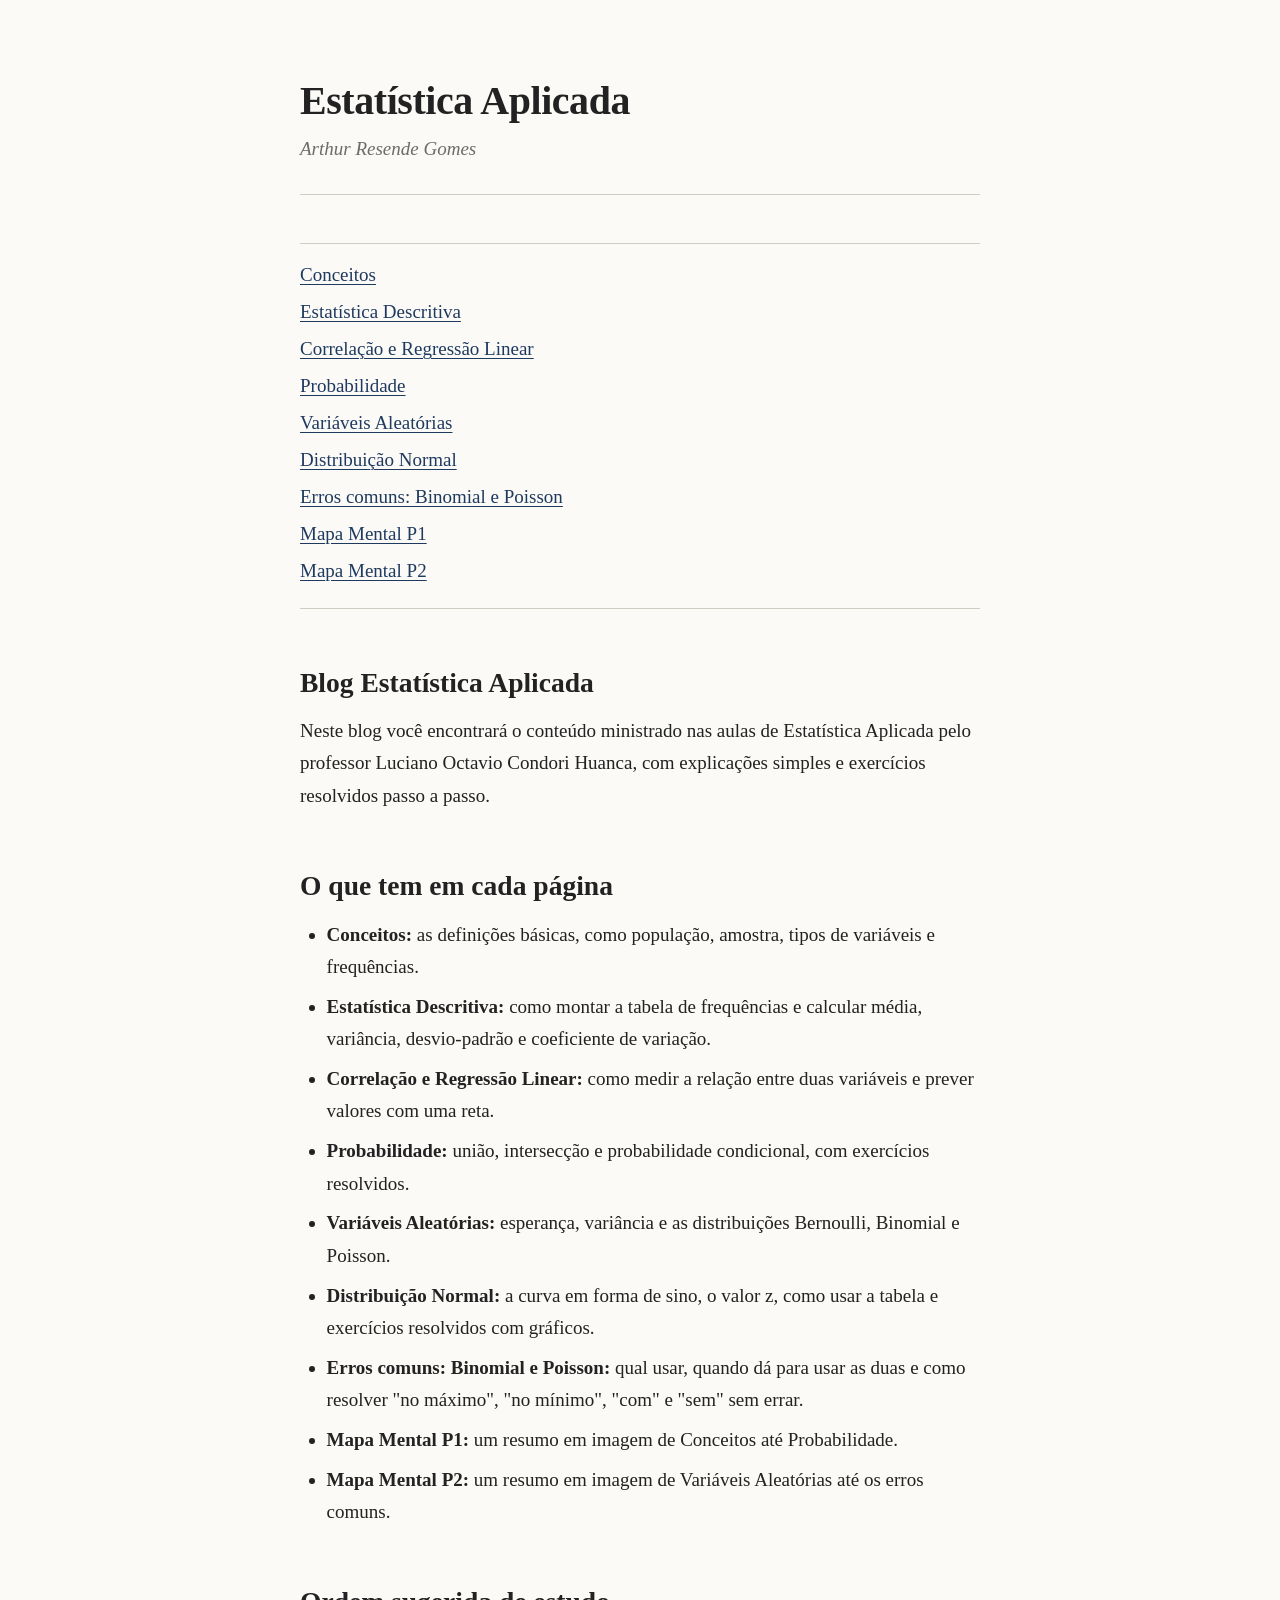
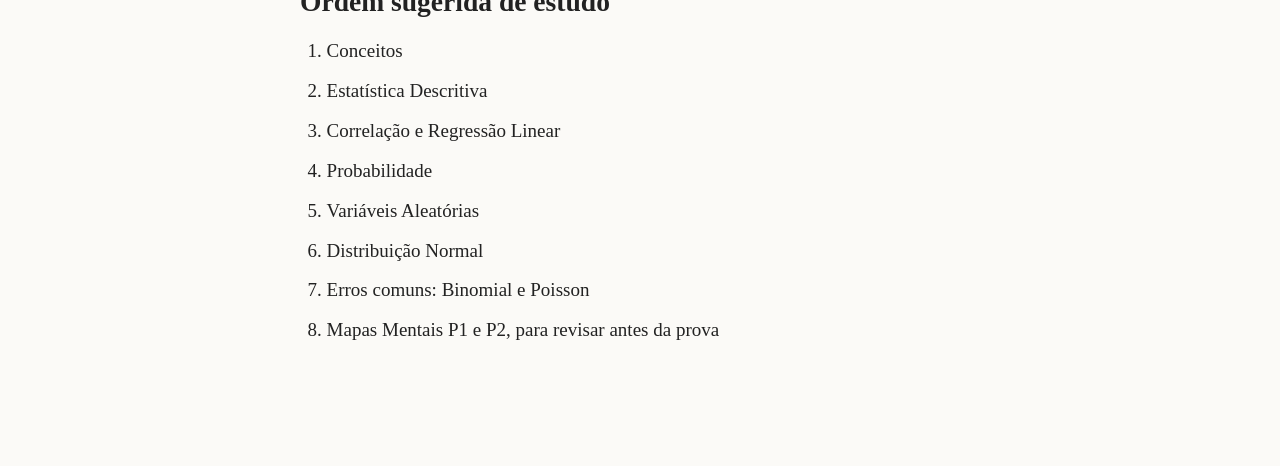
<file: blog/index.html>
<!DOCTYPE html>
<html lang="pt-br">
<head>
    <meta charset="UTF-8">
    <meta name="viewport" content="width=device-width, initial-scale=1.0">
    <link rel="stylesheet" href="style.css">
    <title>Estatística Aplicada</title>
</head>
<body>
    <h1>Estatística Aplicada</h1>
    <p>Arthur Resende Gomes</p>

    <nav>
        <ul>
            <li><a href="conceitos.html">Conceitos</a></li>
            <li><a href="descritiva.html">Estatística Descritiva</a></li>
            <li><a href="correlacaoRegressaoLinear.html">Correlação e Regressão Linear</a></li>
            <li><a href="probabilidade.html">Probabilidade</a></li>
            <li><a href="varAleatorias.html">Variáveis Aleatórias</a></li>
            <li><a href="distribuicaoNormal.html">Distribuição Normal</a></li>
            <li><a href="errosBinomialPoisson.html">Erros comuns: Binomial e Poisson</a></li>
            <li><a href="mapaMentalP1.html">Mapa Mental P1</a></li>
            <li><a href="mapaMentalP2.html">Mapa Mental P2</a></li>
        </ul>
    </nav>

    <h2>Blog Estatística Aplicada</h2>
    <p>Neste blog você encontrará o conteúdo ministrado nas aulas de Estatística Aplicada pelo professor Luciano Octavio Condori Huanca, com explicações simples e exercícios resolvidos passo a passo.</p>

    <h2>O que tem em cada página</h2>
    <ul>
        <li><strong>Conceitos:</strong> as definições básicas, como população, amostra, tipos de variáveis e frequências.</li>
        <li><strong>Estatística Descritiva:</strong> como montar a tabela de frequências e calcular média, variância, desvio-padrão e coeficiente de variação.</li>
        <li><strong>Correlação e Regressão Linear:</strong> como medir a relação entre duas variáveis e prever valores com uma reta.</li>
        <li><strong>Probabilidade:</strong> união, intersecção e probabilidade condicional, com exercícios resolvidos.</li>
        <li><strong>Variáveis Aleatórias:</strong> esperança, variância e as distribuições Bernoulli, Binomial e Poisson.</li>
        <li><strong>Distribuição Normal:</strong> a curva em forma de sino, o valor z, como usar a tabela e exercícios resolvidos com gráficos.</li>
        <li><strong>Erros comuns: Binomial e Poisson:</strong> qual usar, quando dá para usar as duas e como resolver "no máximo", "no mínimo", "com" e "sem" sem errar.</li>
        <li><strong>Mapa Mental P1:</strong> um resumo em imagem de Conceitos até Probabilidade.</li>
        <li><strong>Mapa Mental P2:</strong> um resumo em imagem de Variáveis Aleatórias até os erros comuns.</li>
    </ul>

    <h2>Ordem sugerida de estudo</h2>
    <ol>
        <li>Conceitos</li>
        <li>Estatística Descritiva</li>
        <li>Correlação e Regressão Linear</li>
        <li>Probabilidade</li>
        <li>Variáveis Aleatórias</li>
        <li>Distribuição Normal</li>
        <li>Erros comuns: Binomial e Poisson</li>
        <li>Mapas Mentais P1 e P2, para revisar antes da prova</li>
    </ol>
</body>
</html>
</file>
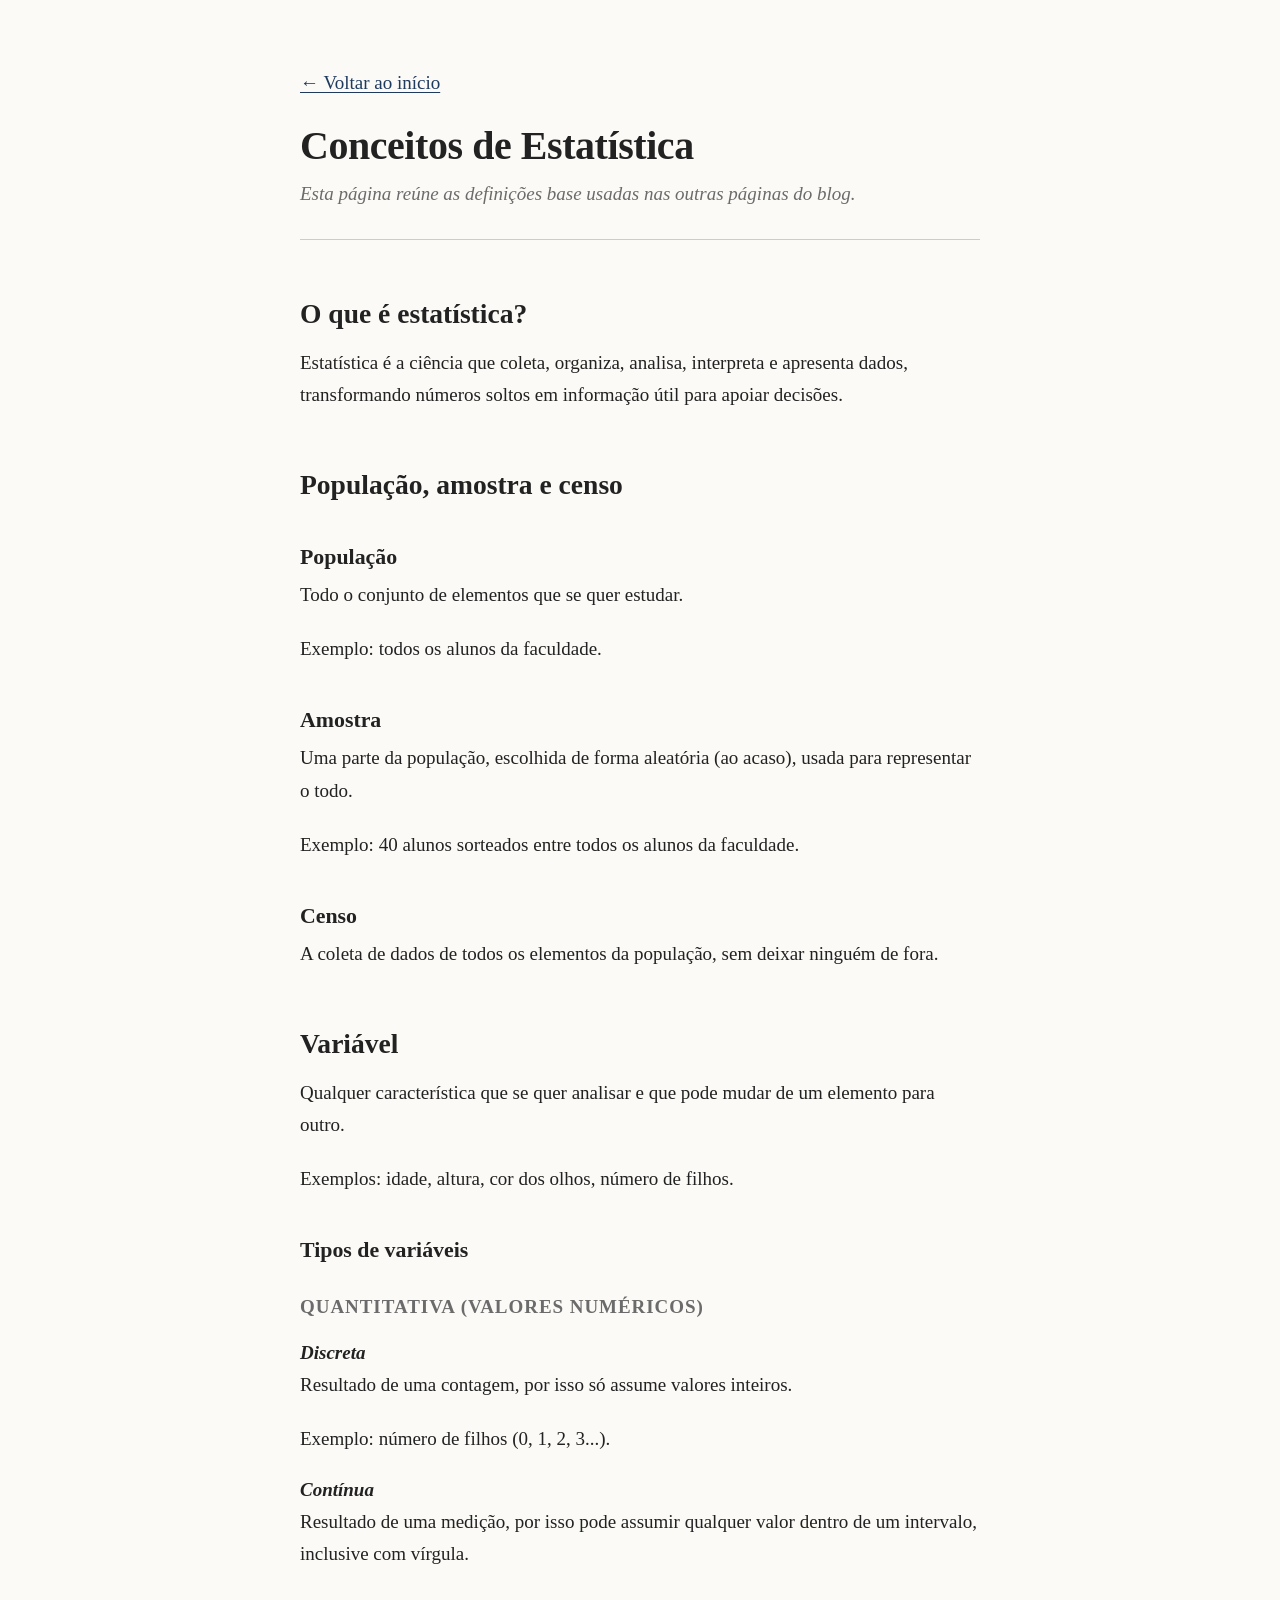
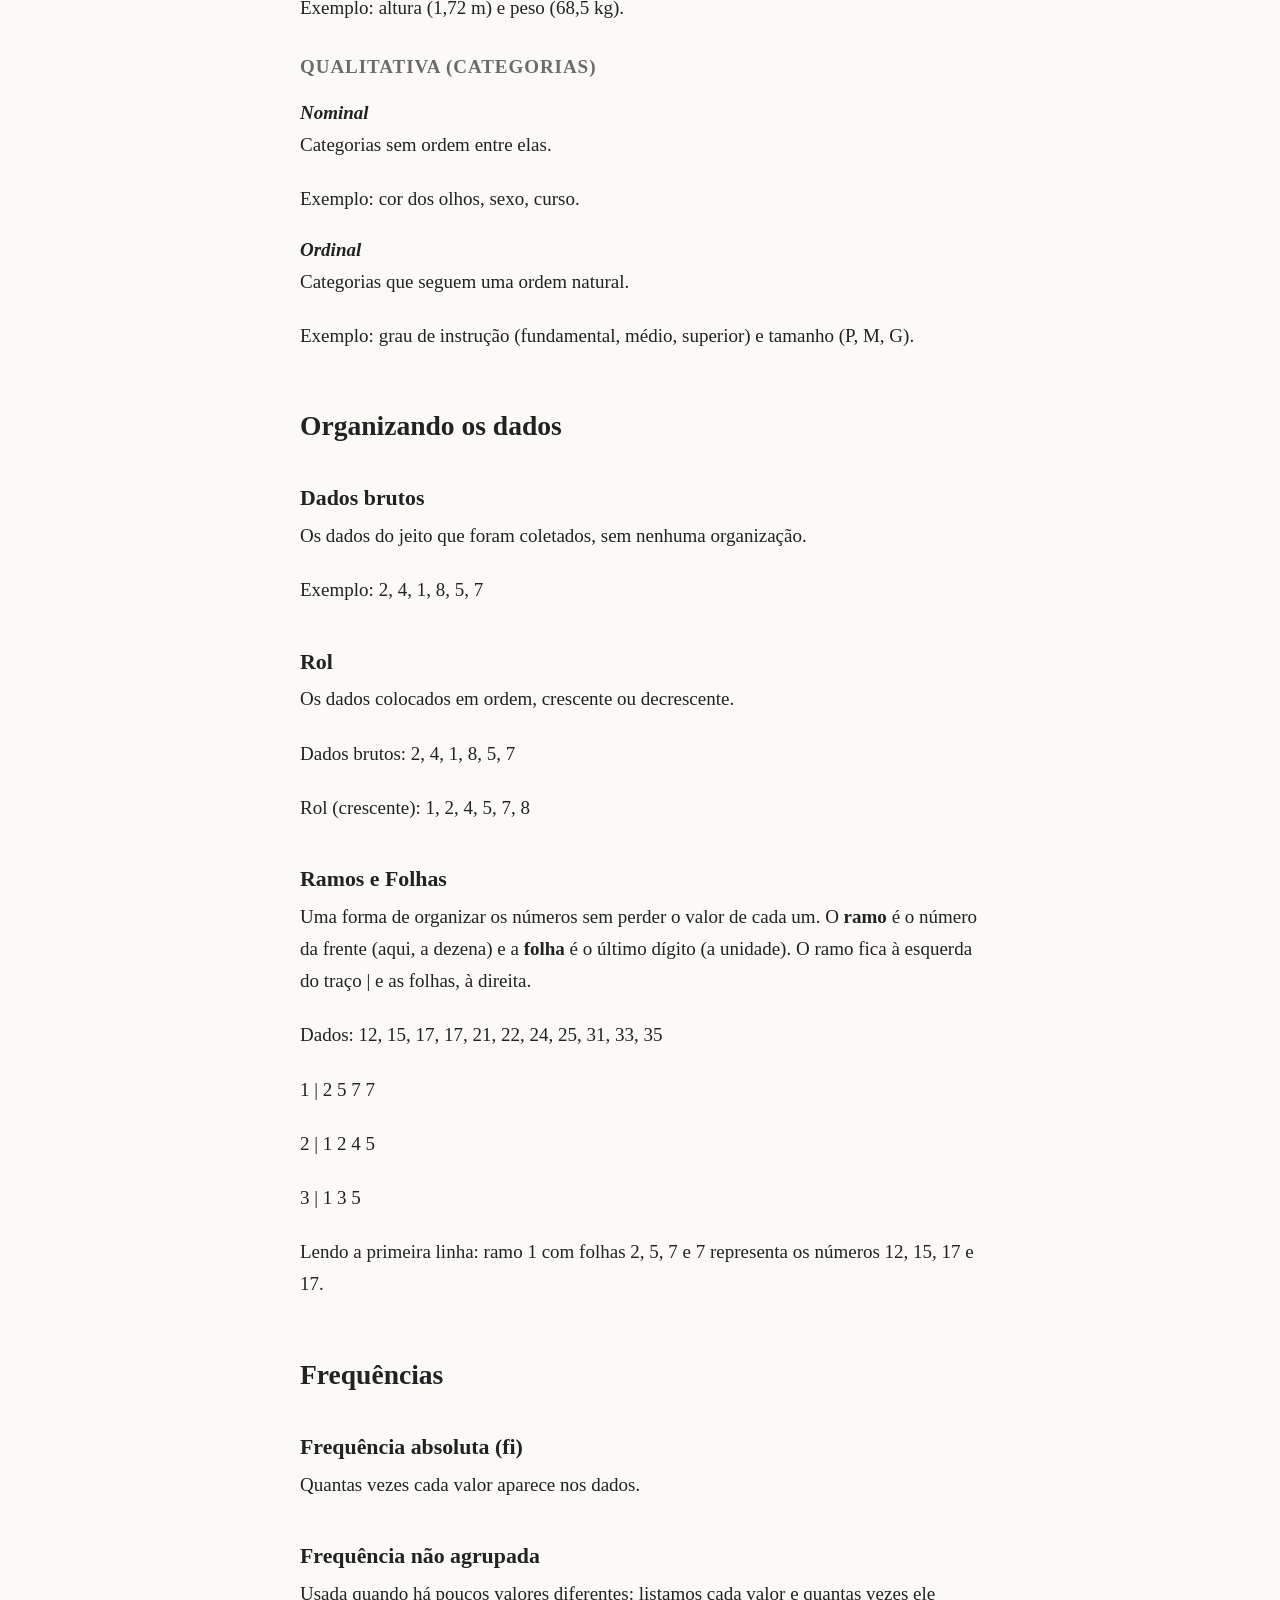
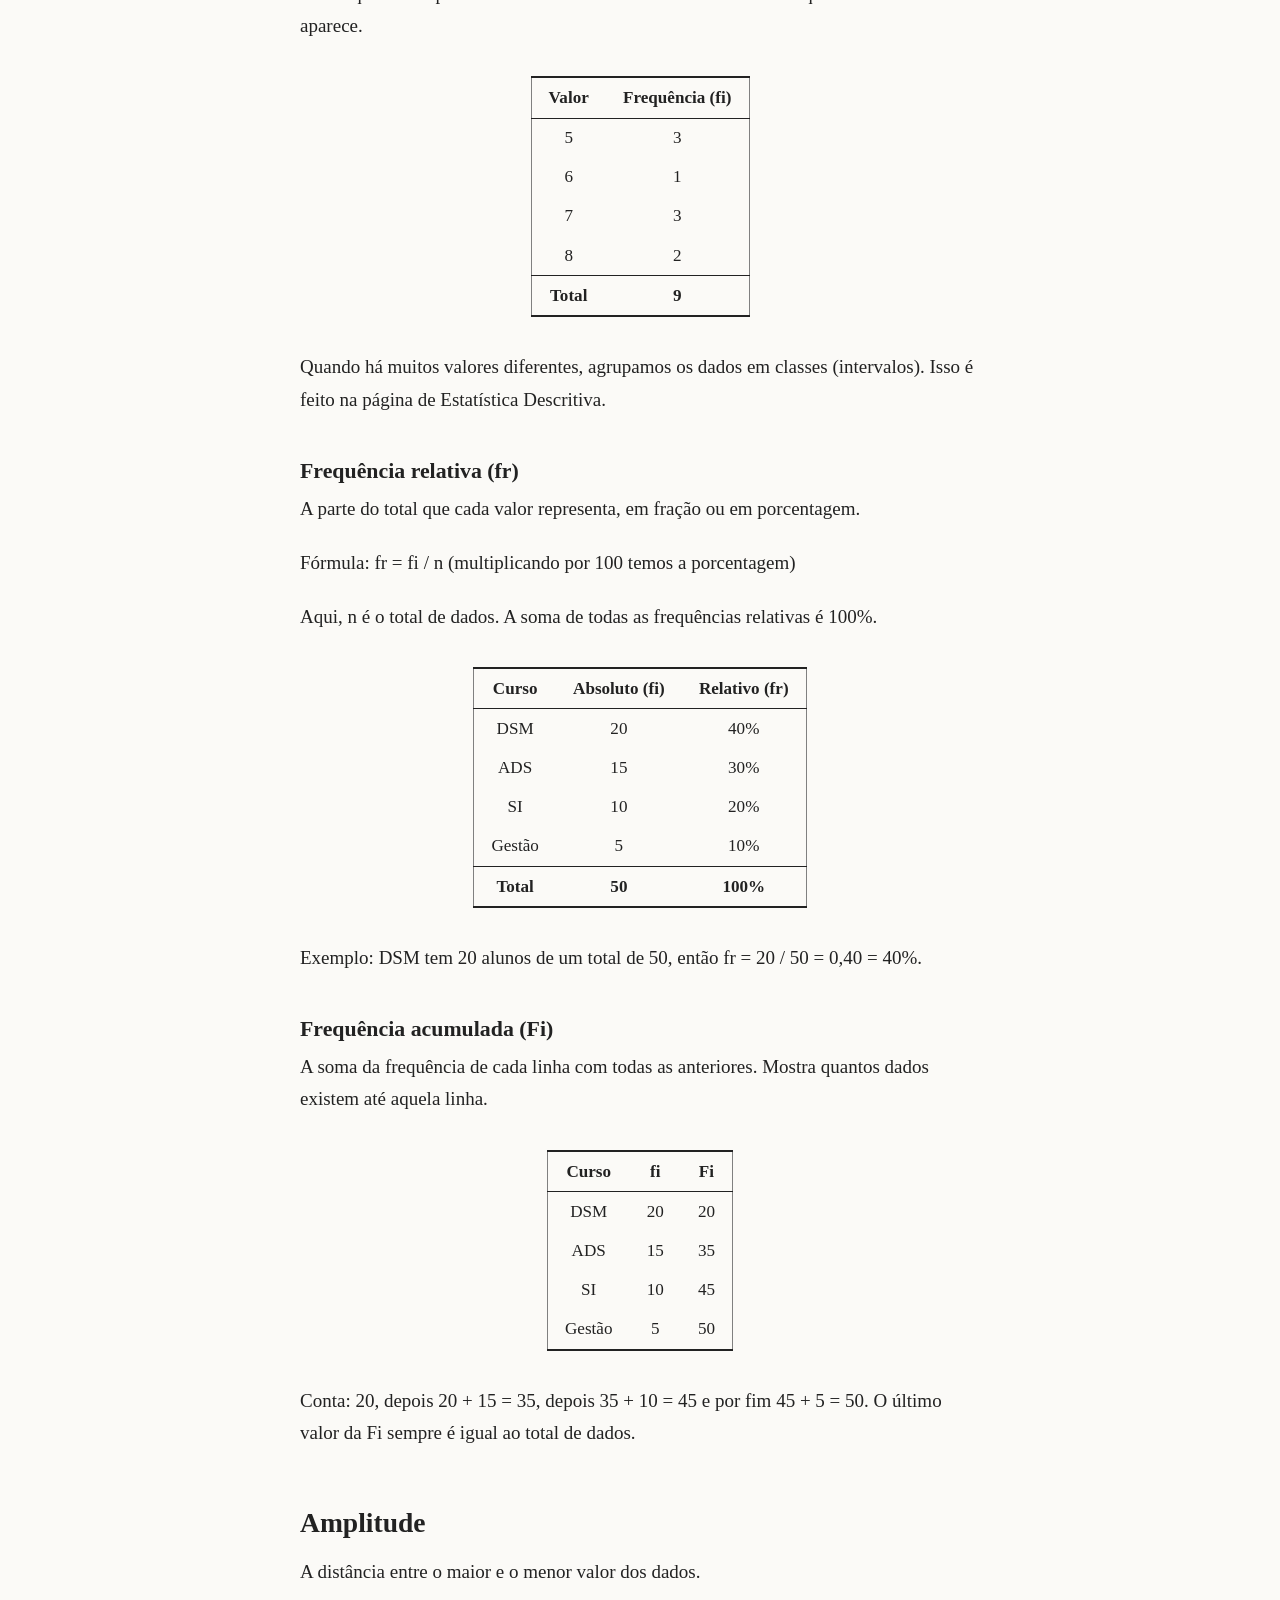
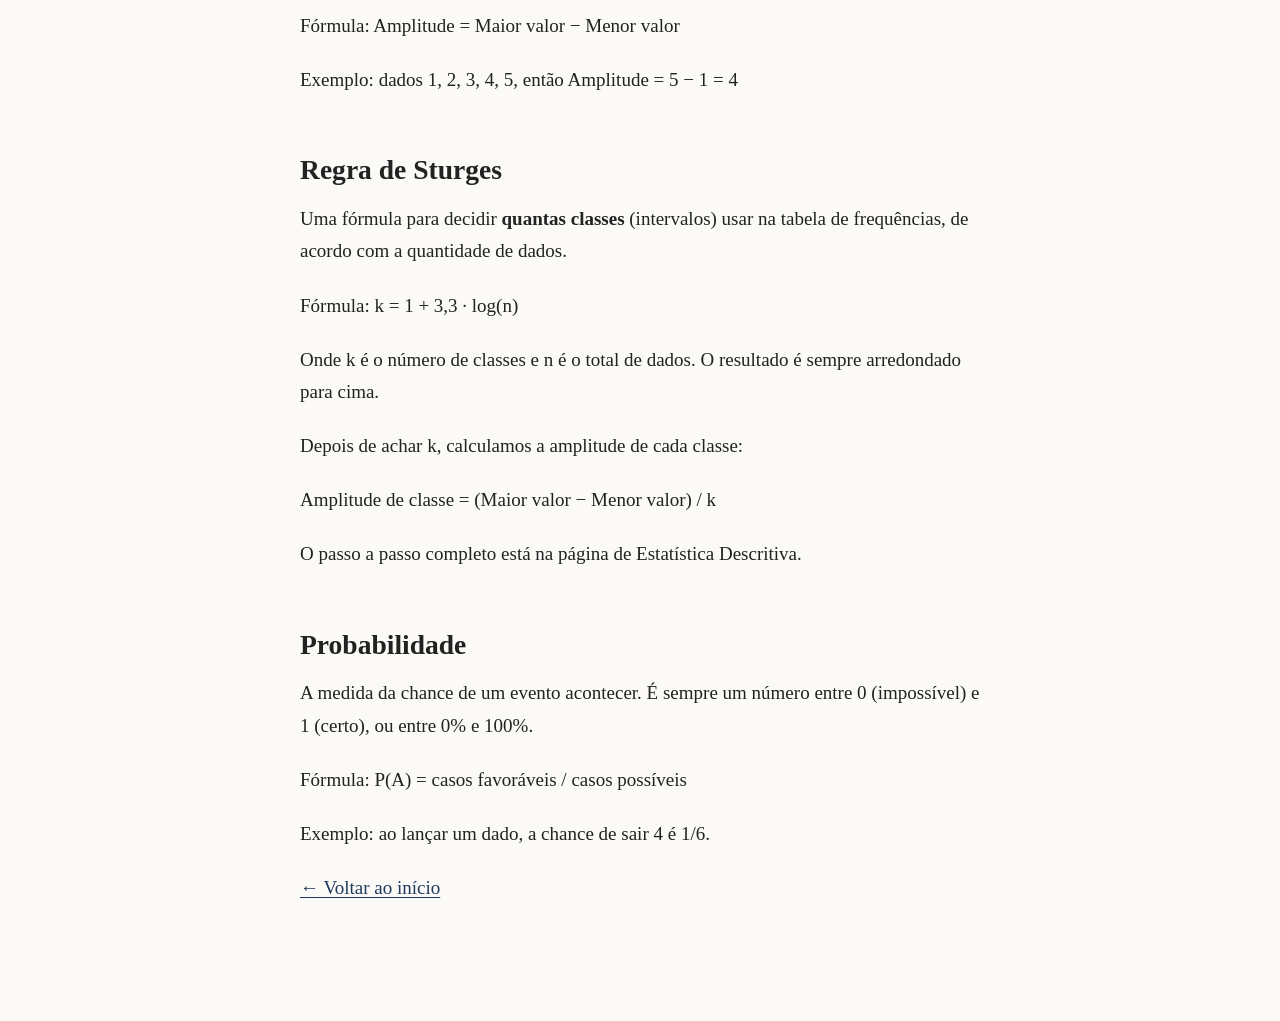
<file: blog/conceitos.html>
<!DOCTYPE html>
<html lang="pt-br">
<head>
    <meta charset="UTF-8">
    <meta name="viewport" content="width=device-width, initial-scale=1.0">
    <link rel="stylesheet" href="style.css">
    <title>Conceitos de Estatística Aplicada</title>
</head>
<body>
    <p><a href="index.html">&larr; Voltar ao início</a></p>

    <h1>Conceitos de Estatística</h1>
    <p>Esta página reúne as definições base usadas nas outras páginas do blog.</p>

    <h2>O que é estatística?</h2>
    <p>Estatística é a ciência que coleta, organiza, analisa, interpreta e apresenta dados, transformando números soltos em informação útil para apoiar decisões.</p>

    <h2>População, amostra e censo</h2>

    <h3>População</h3>
    <p>Todo o conjunto de elementos que se quer estudar.</p>
    <p>Exemplo: todos os alunos da faculdade.</p>

    <h3>Amostra</h3>
    <p>Uma parte da população, escolhida de forma aleatória (ao acaso), usada para representar o todo.</p>
    <p>Exemplo: 40 alunos sorteados entre todos os alunos da faculdade.</p>

    <h3>Censo</h3>
    <p>A coleta de dados de todos os elementos da população, sem deixar ninguém de fora.</p>

    <h2>Variável</h2>
    <p>Qualquer característica que se quer analisar e que pode mudar de um elemento para outro.</p>
    <p>Exemplos: idade, altura, cor dos olhos, número de filhos.</p>

    <h3>Tipos de variáveis</h3>

    <h4>Quantitativa (valores numéricos)</h4>
    <h5>Discreta</h5>
    <p>Resultado de uma contagem, por isso só assume valores inteiros.</p>
    <p>Exemplo: número de filhos (0, 1, 2, 3...).</p>
    <h5>Contínua</h5>
    <p>Resultado de uma medição, por isso pode assumir qualquer valor dentro de um intervalo, inclusive com vírgula.</p>
    <p>Exemplo: altura (1,72 m) e peso (68,5 kg).</p>

    <h4>Qualitativa (categorias)</h4>
    <h5>Nominal</h5>
    <p>Categorias sem ordem entre elas.</p>
    <p>Exemplo: cor dos olhos, sexo, curso.</p>
    <h5>Ordinal</h5>
    <p>Categorias que seguem uma ordem natural.</p>
    <p>Exemplo: grau de instrução (fundamental, médio, superior) e tamanho (P, M, G).</p>

    <h2>Organizando os dados</h2>

    <h3>Dados brutos</h3>
    <p>Os dados do jeito que foram coletados, sem nenhuma organização.</p>
    <p>Exemplo: 2, 4, 1, 8, 5, 7</p>

    <h3>Rol</h3>
    <p>Os dados colocados em ordem, crescente ou decrescente.</p>
    <p>Dados brutos: 2, 4, 1, 8, 5, 7</p>
    <p>Rol (crescente): 1, 2, 4, 5, 7, 8</p>

    <h3>Ramos e Folhas</h3>
    <p>Uma forma de organizar os números sem perder o valor de cada um. O <strong>ramo</strong> é o número da frente (aqui, a dezena) e a <strong>folha</strong> é o último dígito (a unidade). O ramo fica à esquerda do traço | e as folhas, à direita.</p>
    <p>Dados: 12, 15, 17, 17, 21, 22, 24, 25, 31, 33, 35</p>
    <p>1 | 2 5 7 7</p>
    <p>2 | 1 2 4 5</p>
    <p>3 | 1 3 5</p>
    <p>Lendo a primeira linha: ramo 1 com folhas 2, 5, 7 e 7 representa os números 12, 15, 17 e 17.</p>

    <h2>Frequências</h2>

    <h3>Frequência absoluta (fi)</h3>
    <p>Quantas vezes cada valor aparece nos dados.</p>

    <h3>Frequência não agrupada</h3>
    <p>Usada quando há poucos valores diferentes: listamos cada valor e quantas vezes ele aparece.</p>
    <table border="1">
        <thead>
            <tr>
                <th>Valor</th>
                <th>Frequência (fi)</th>
            </tr>
        </thead>
        <tbody>
            <tr><td>5</td><td>3</td></tr>
            <tr><td>6</td><td>1</td></tr>
            <tr><td>7</td><td>3</td></tr>
            <tr><td>8</td><td>2</td></tr>
        </tbody>
        <tfoot>
            <tr><td>Total</td><td>9</td></tr>
        </tfoot>
    </table>
    <p>Quando há muitos valores diferentes, agrupamos os dados em classes (intervalos). Isso é feito na página de Estatística Descritiva.</p>

    <h3>Frequência relativa (fr)</h3>
    <p>A parte do total que cada valor representa, em fração ou em porcentagem.</p>
    <p>Fórmula: fr = fi / n (multiplicando por 100 temos a porcentagem)</p>
    <p>Aqui, n é o total de dados. A soma de todas as frequências relativas é 100%.</p>
    <table border="1">
        <thead>
            <tr>
                <th>Curso</th>
                <th>Absoluto (fi)</th>
                <th>Relativo (fr)</th>
            </tr>
        </thead>
        <tbody>
            <tr><td>DSM</td><td>20</td><td>40%</td></tr>
            <tr><td>ADS</td><td>15</td><td>30%</td></tr>
            <tr><td>SI</td><td>10</td><td>20%</td></tr>
            <tr><td>Gestão</td><td>5</td><td>10%</td></tr>
        </tbody>
        <tfoot>
            <tr><td>Total</td><td>50</td><td>100%</td></tr>
        </tfoot>
    </table>
    <p>Exemplo: DSM tem 20 alunos de um total de 50, então fr = 20 / 50 = 0,40 = 40%.</p>

    <h3>Frequência acumulada (Fi)</h3>
    <p>A soma da frequência de cada linha com todas as anteriores. Mostra quantos dados existem até aquela linha.</p>
    <table border="1">
        <thead>
            <tr>
                <th>Curso</th>
                <th>fi</th>
                <th>Fi</th>
            </tr>
        </thead>
        <tbody>
            <tr><td>DSM</td><td>20</td><td>20</td></tr>
            <tr><td>ADS</td><td>15</td><td>35</td></tr>
            <tr><td>SI</td><td>10</td><td>45</td></tr>
            <tr><td>Gestão</td><td>5</td><td>50</td></tr>
        </tbody>
    </table>
    <p>Conta: 20, depois 20 + 15 = 35, depois 35 + 10 = 45 e por fim 45 + 5 = 50. O último valor da Fi sempre é igual ao total de dados.</p>

    <h2>Amplitude</h2>
    <p>A distância entre o maior e o menor valor dos dados.</p>
    <p>Fórmula: Amplitude = Maior valor &minus; Menor valor</p>
    <p>Exemplo: dados 1, 2, 3, 4, 5, então Amplitude = 5 &minus; 1 = 4</p>

    <h2>Regra de Sturges</h2>
    <p>Uma fórmula para decidir <strong>quantas classes</strong> (intervalos) usar na tabela de frequências, de acordo com a quantidade de dados.</p>
    <p>Fórmula: k = 1 + 3,3 &middot; log(n)</p>
    <p>Onde k é o número de classes e n é o total de dados. O resultado é sempre arredondado para cima.</p>
    <p>Depois de achar k, calculamos a amplitude de cada classe:</p>
    <p>Amplitude de classe = (Maior valor &minus; Menor valor) / k</p>
    <p>O passo a passo completo está na página de Estatística Descritiva.</p>

    <h2>Probabilidade</h2>
    <p>A medida da chance de um evento acontecer. É sempre um número entre 0 (impossível) e 1 (certo), ou entre 0% e 100%.</p>
    <p>Fórmula: P(A) = casos favoráveis / casos possíveis</p>
    <p>Exemplo: ao lançar um dado, a chance de sair 4 é 1/6.</p>

    <p><a href="index.html">&larr; Voltar ao início</a></p>
</body>
</html>
</file>
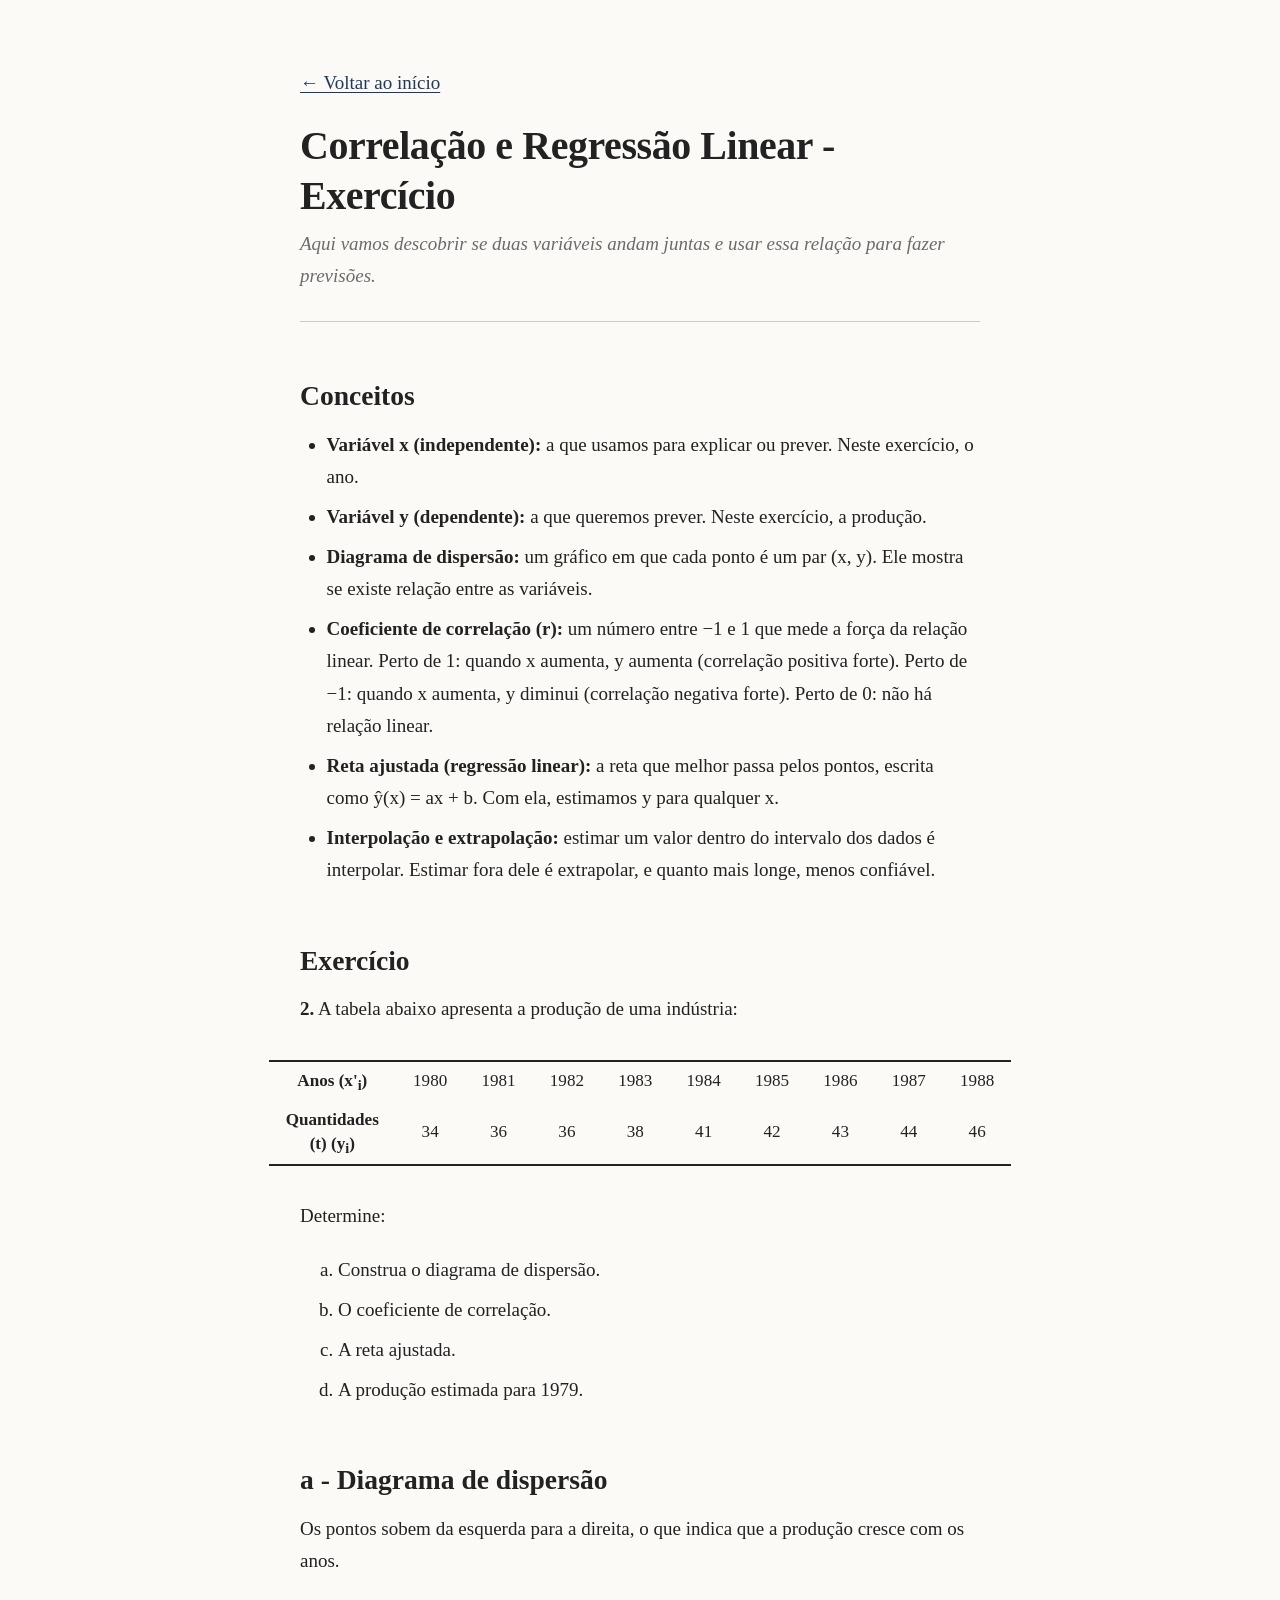
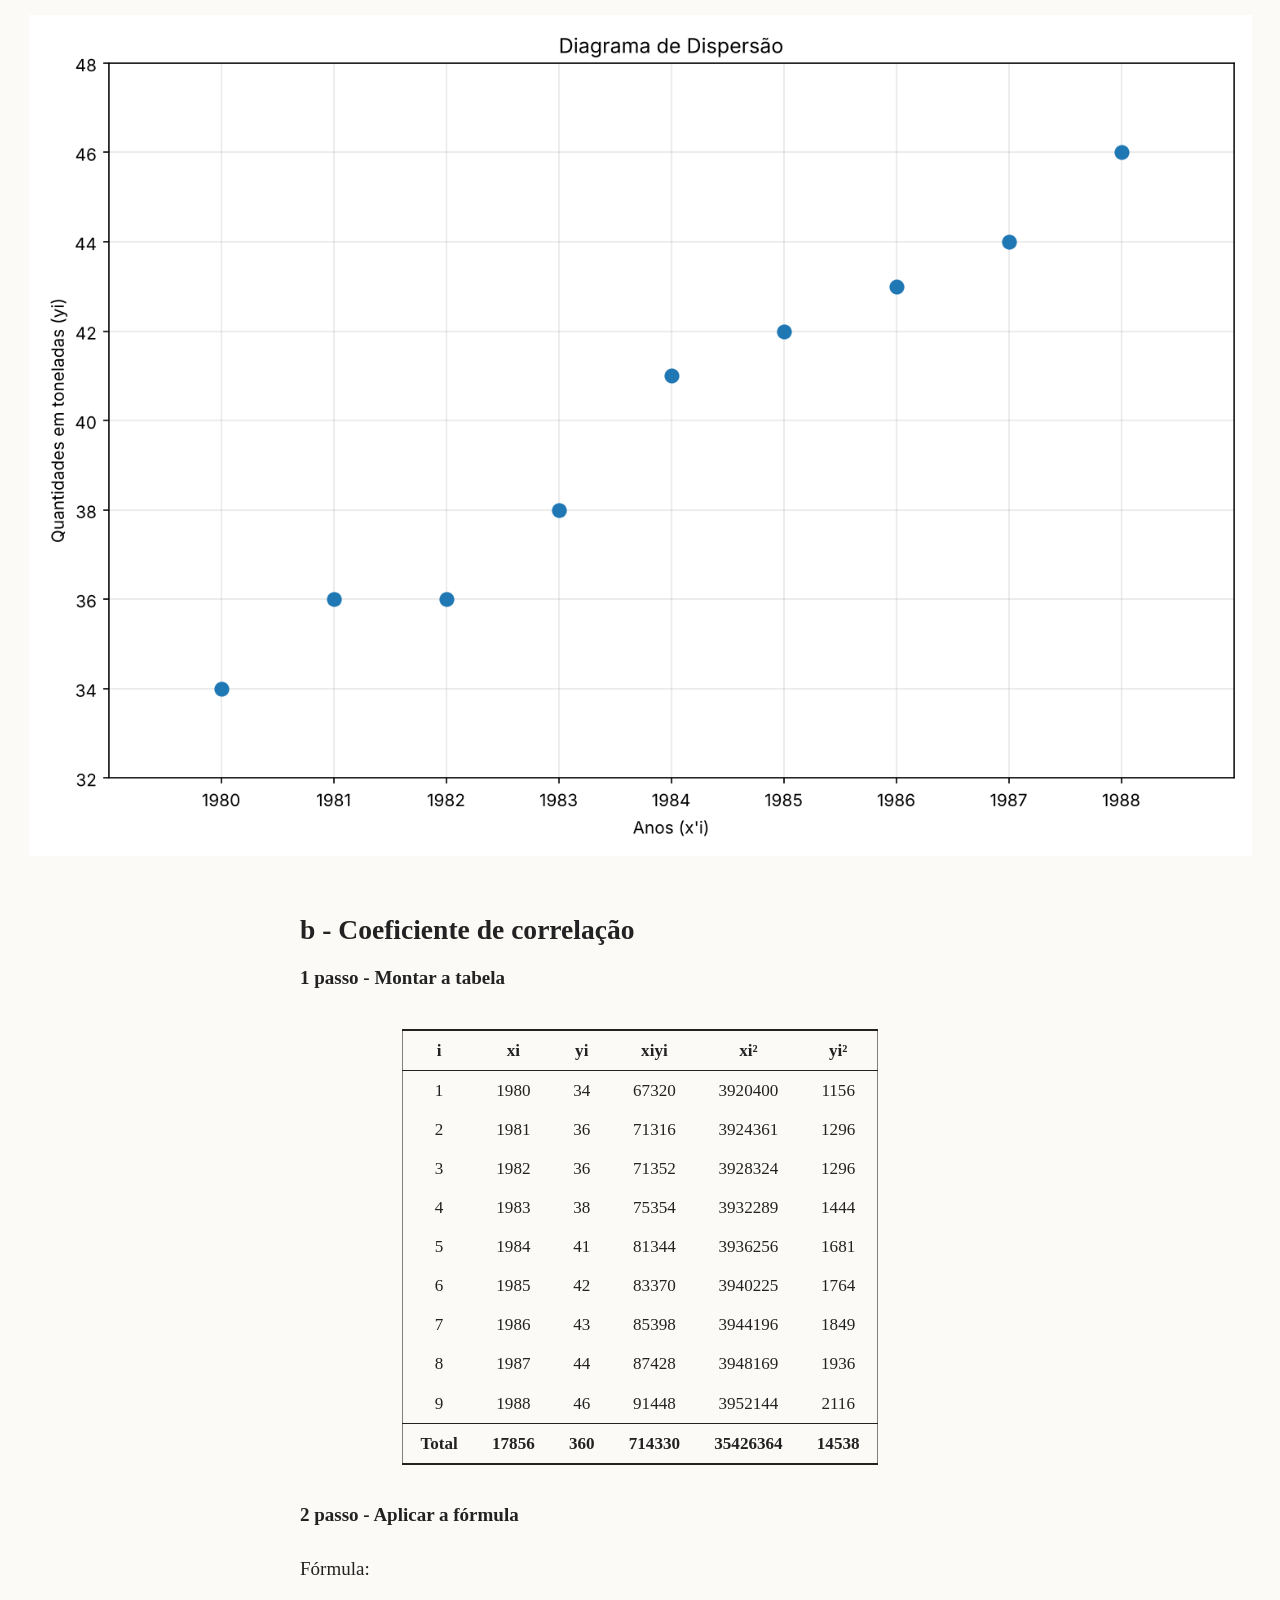
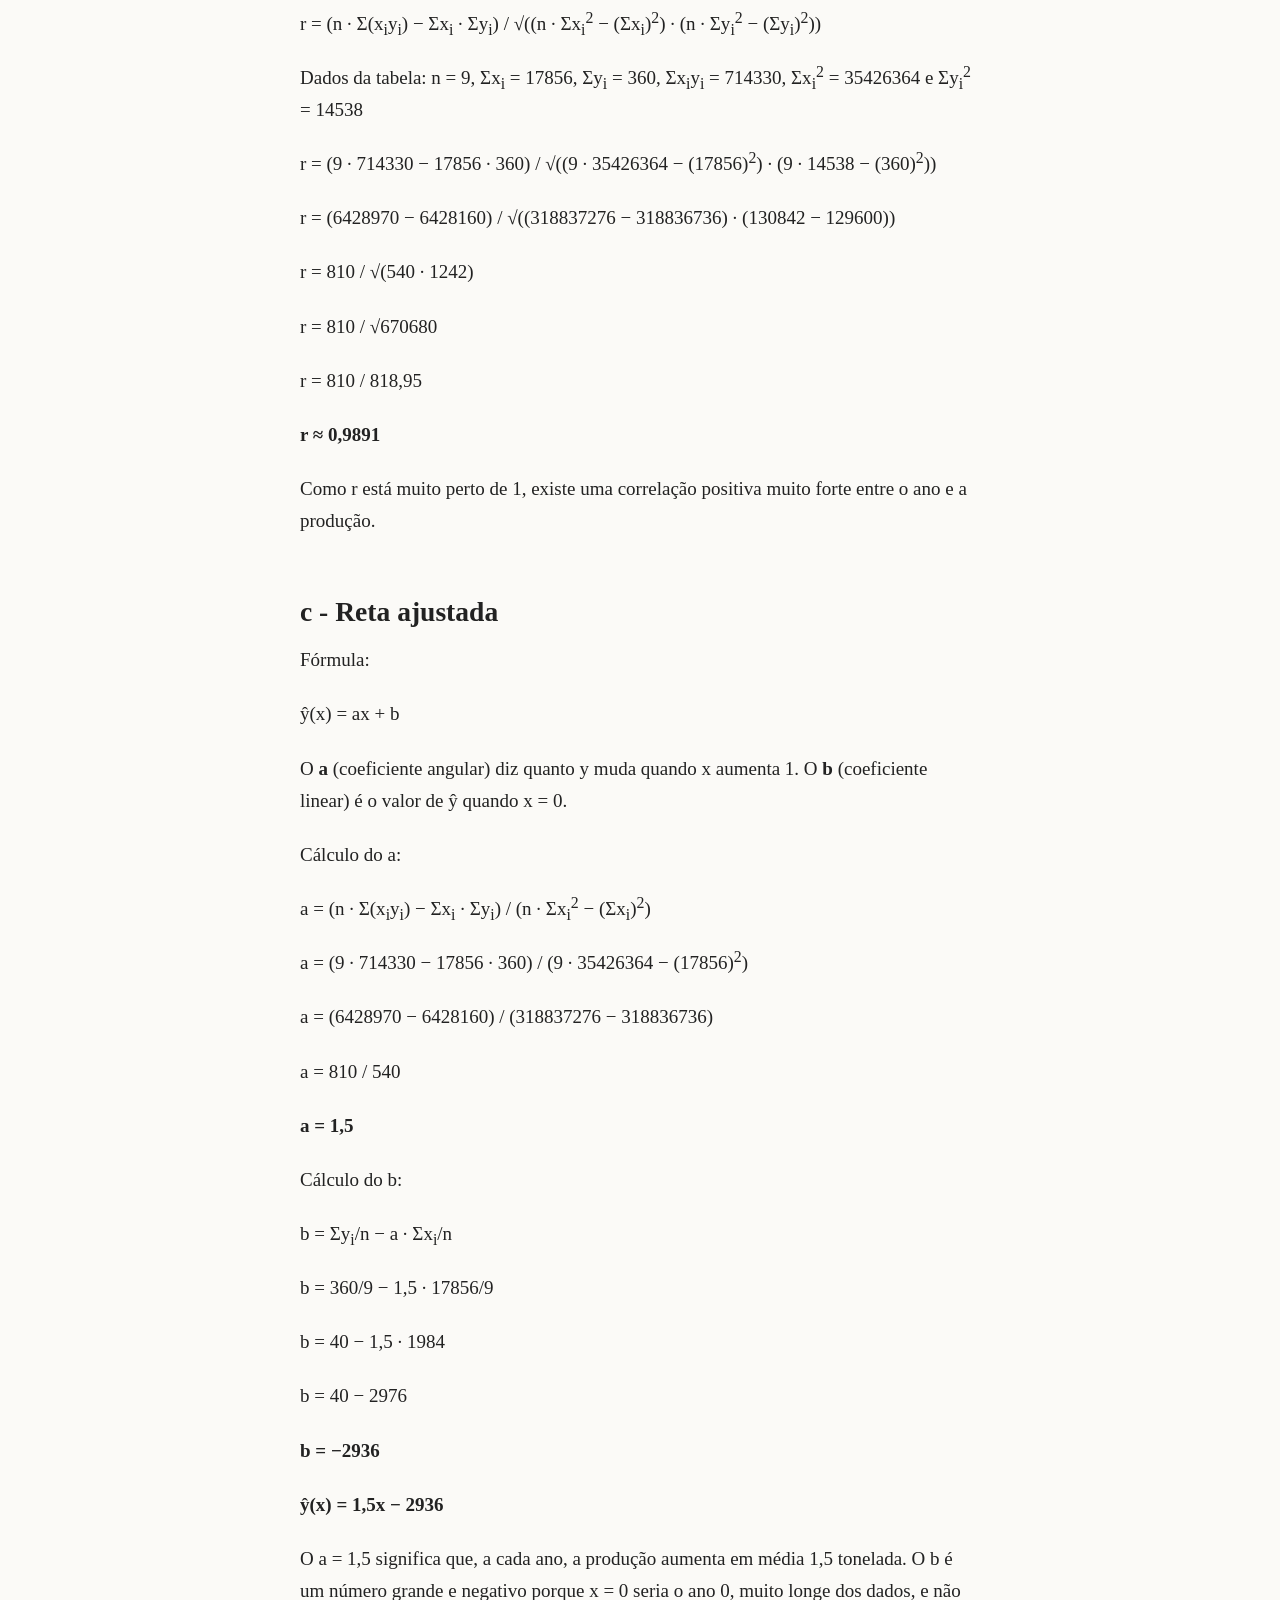
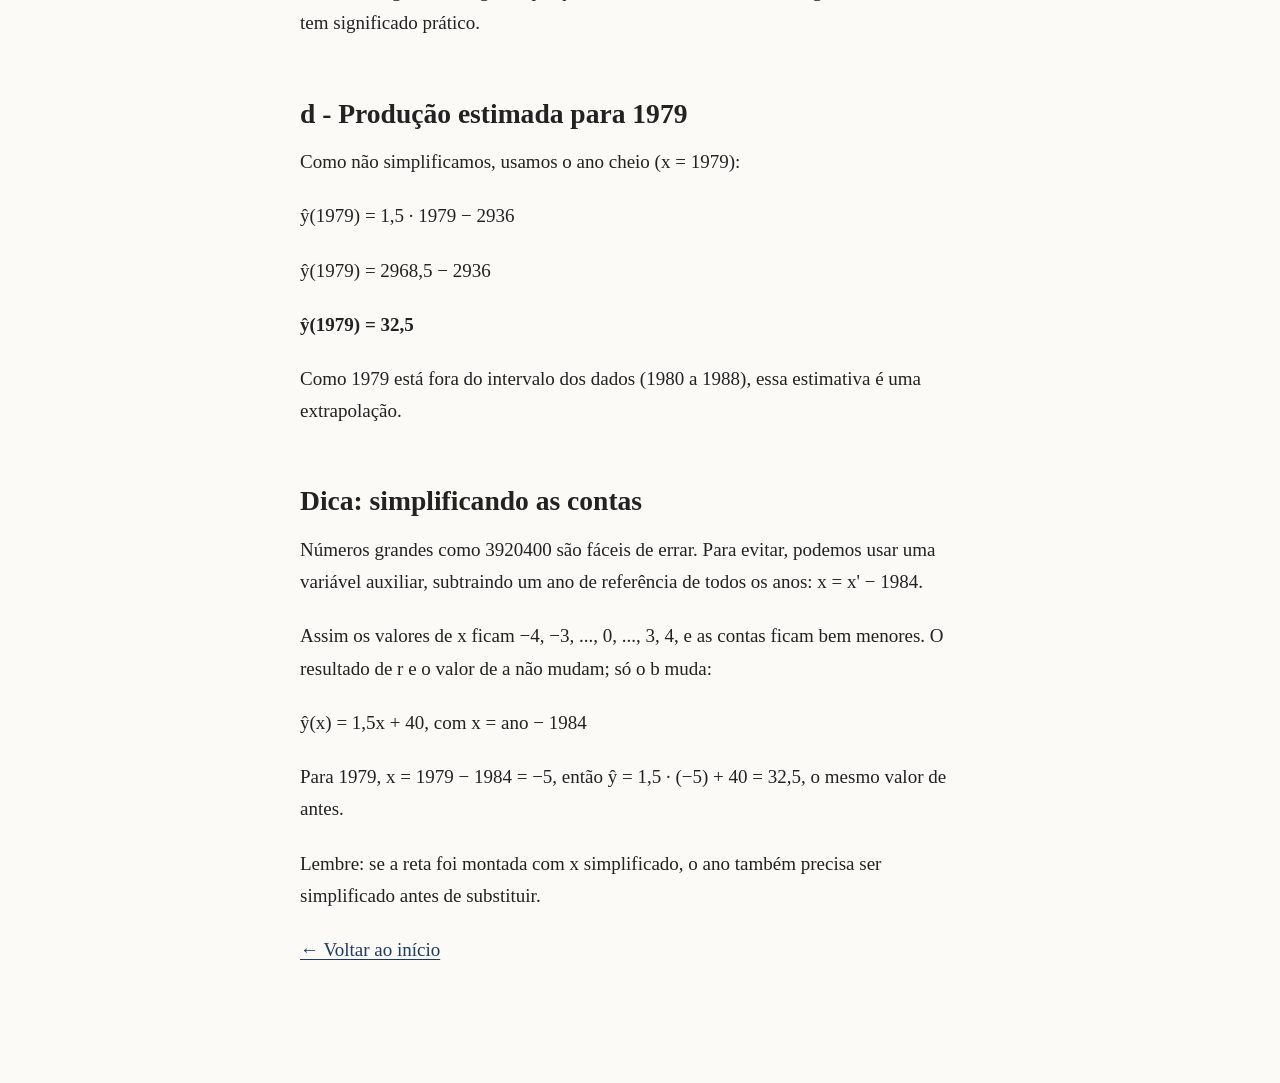
<file: blog/correlacaoRegressaoLinear.html>
<!DOCTYPE html>
<html lang="pt-br">
<head>
    <meta charset="UTF-8">
    <meta name="viewport" content="width=device-width, initial-scale=1.0">
    <link rel="stylesheet" href="style.css">
    <title>Correlação e Regressão Linear</title>
</head>
<body>
    <p><a href="index.html">&larr; Voltar ao início</a></p>

    <h1>Correlação e Regressão Linear - Exercício</h1>
    <p>Aqui vamos descobrir se duas variáveis andam juntas e usar essa relação para fazer previsões.</p>

    <h2>Conceitos</h2>
    <ul>
        <li><strong>Variável x (independente):</strong> a que usamos para explicar ou prever. Neste exercício, o ano.</li>
        <li><strong>Variável y (dependente):</strong> a que queremos prever. Neste exercício, a produção.</li>
        <li><strong>Diagrama de dispersão:</strong> um gráfico em que cada ponto é um par (x, y). Ele mostra se existe relação entre as variáveis.</li>
        <li><strong>Coeficiente de correlação (r):</strong> um número entre &minus;1 e 1 que mede a força da relação linear. Perto de 1: quando x aumenta, y aumenta (correlação positiva forte). Perto de &minus;1: quando x aumenta, y diminui (correlação negativa forte). Perto de 0: não há relação linear.</li>
        <li><strong>Reta ajustada (regressão linear):</strong> a reta que melhor passa pelos pontos, escrita como y&#770;(x) = ax + b. Com ela, estimamos y para qualquer x.</li>
        <li><strong>Interpolação e extrapolação:</strong> estimar um valor dentro do intervalo dos dados é interpolar. Estimar fora dele é extrapolar, e quanto mais longe, menos confiável.</li>
    </ul>

    <h2>Exercício</h2>
    <p><strong>2.</strong> A tabela abaixo apresenta a produção de uma indústria:</p>

    <table>
        <tr>
            <td><strong>Anos (x'<sub>i</sub>)</strong></td>
            <td>1980</td><td>1981</td><td>1982</td><td>1983</td><td>1984</td><td>1985</td><td>1986</td><td>1987</td><td>1988</td>
        </tr>
        <tr>
            <td><strong>Quantidades (t) (y<sub>i</sub>)</strong></td>
            <td>34</td><td>36</td><td>36</td><td>38</td><td>41</td><td>42</td><td>43</td><td>44</td><td>46</td>
        </tr>
    </table>

    <p>Determine:</p>
    <ol class="alternativas">
        <li>Construa o diagrama de dispersão.</li>
        <li>O coeficiente de correlação.</li>
        <li>A reta ajustada.</li>
        <li>A produção estimada para 1979.</li>
    </ol>

    <h2>a - Diagrama de dispersão</h2>
    <p>Os pontos sobem da esquerda para a direita, o que indica que a produção cresce com os anos.</p>
    <img src="dispersao.png" alt="Diagrama de dispersão">

    <h2>b - Coeficiente de correlação</h2>
    <p><strong>1 passo - Montar a tabela</strong></p>
    <table border="1">
        <thead>
            <tr>
                <th>i</th>
                <th>xi</th>
                <th>yi</th>
                <th>xiyi</th>
                <th>xi²</th>
                <th>yi²</th>
            </tr>
        </thead>
        <tbody>
            <tr><td>1</td><td>1980</td><td>34</td><td>67320</td><td>3920400</td><td>1156</td></tr>
            <tr><td>2</td><td>1981</td><td>36</td><td>71316</td><td>3924361</td><td>1296</td></tr>
            <tr><td>3</td><td>1982</td><td>36</td><td>71352</td><td>3928324</td><td>1296</td></tr>
            <tr><td>4</td><td>1983</td><td>38</td><td>75354</td><td>3932289</td><td>1444</td></tr>
            <tr><td>5</td><td>1984</td><td>41</td><td>81344</td><td>3936256</td><td>1681</td></tr>
            <tr><td>6</td><td>1985</td><td>42</td><td>83370</td><td>3940225</td><td>1764</td></tr>
            <tr><td>7</td><td>1986</td><td>43</td><td>85398</td><td>3944196</td><td>1849</td></tr>
            <tr><td>8</td><td>1987</td><td>44</td><td>87428</td><td>3948169</td><td>1936</td></tr>
            <tr><td>9</td><td>1988</td><td>46</td><td>91448</td><td>3952144</td><td>2116</td></tr>
        </tbody>
        <tfoot>
            <tr><td>Total</td><td>17856</td><td>360</td><td>714330</td><td>35426364</td><td>14538</td></tr>
        </tfoot>
    </table>

    <p><strong>2 passo - Aplicar a fórmula</strong></p>
    <p>Fórmula:</p>
    <p>r = (n &middot; &Sigma;(x<sub>i</sub>y<sub>i</sub>) &minus; &Sigma;x<sub>i</sub> &middot; &Sigma;y<sub>i</sub>) / &radic;((n &middot; &Sigma;x<sub>i</sub><sup>2</sup> &minus; (&Sigma;x<sub>i</sub>)<sup>2</sup>) &middot; (n &middot; &Sigma;y<sub>i</sub><sup>2</sup> &minus; (&Sigma;y<sub>i</sub>)<sup>2</sup>))</p>
    <p>Dados da tabela: n = 9, &Sigma;x<sub>i</sub> = 17856, &Sigma;y<sub>i</sub> = 360, &Sigma;x<sub>i</sub>y<sub>i</sub> = 714330, &Sigma;x<sub>i</sub><sup>2</sup> = 35426364 e &Sigma;y<sub>i</sub><sup>2</sup> = 14538</p>
    <p>r = (9 &middot; 714330 &minus; 17856 &middot; 360) / &radic;((9 &middot; 35426364 &minus; (17856)<sup>2</sup>) &middot; (9 &middot; 14538 &minus; (360)<sup>2</sup>))</p>
    <p>r = (6428970 &minus; 6428160) / &radic;((318837276 &minus; 318836736) &middot; (130842 &minus; 129600))</p>
    <p>r = 810 / &radic;(540 &middot; 1242)</p>
    <p>r = 810 / &radic;670680</p>
    <p>r = 810 / 818,95</p>
    <p><strong>r &asymp; 0,9891</strong></p>
    <p>Como r está muito perto de 1, existe uma correlação positiva muito forte entre o ano e a produção.</p>

    <h2>c - Reta ajustada</h2>
    <p>Fórmula:</p>
    <p>y&#770;(x) = ax + b</p>
    <p>O <strong>a</strong> (coeficiente angular) diz quanto y muda quando x aumenta 1. O <strong>b</strong> (coeficiente linear) é o valor de y&#770; quando x = 0.</p>

    <p>Cálculo do a:</p>
    <p>a = (n &middot; &Sigma;(x<sub>i</sub>y<sub>i</sub>) &minus; &Sigma;x<sub>i</sub> &middot; &Sigma;y<sub>i</sub>) / (n &middot; &Sigma;x<sub>i</sub><sup>2</sup> &minus; (&Sigma;x<sub>i</sub>)<sup>2</sup>)</p>
    <p>a = (9 &middot; 714330 &minus; 17856 &middot; 360) / (9 &middot; 35426364 &minus; (17856)<sup>2</sup>)</p>
    <p>a = (6428970 &minus; 6428160) / (318837276 &minus; 318836736)</p>
    <p>a = 810 / 540</p>
    <p><strong>a = 1,5</strong></p>

    <p>Cálculo do b:</p>
    <p>b = &Sigma;y<sub>i</sub>/n &minus; a &middot; &Sigma;x<sub>i</sub>/n</p>
    <p>b = 360/9 &minus; 1,5 &middot; 17856/9</p>
    <p>b = 40 &minus; 1,5 &middot; 1984</p>
    <p>b = 40 &minus; 2976</p>
    <p><strong>b = &minus;2936</strong></p>

    <p><strong>y&#770;(x) = 1,5x &minus; 2936</strong></p>
    <p>O a = 1,5 significa que, a cada ano, a produção aumenta em média 1,5 tonelada. O b é um número grande e negativo porque x = 0 seria o ano 0, muito longe dos dados, e não tem significado prático.</p>

    <h2>d - Produção estimada para 1979</h2>
    <p>Como não simplificamos, usamos o ano cheio (x = 1979):</p>
    <p>y&#770;(1979) = 1,5 &middot; 1979 &minus; 2936</p>
    <p>y&#770;(1979) = 2968,5 &minus; 2936</p>
    <p><strong>y&#770;(1979) = 32,5</strong></p>
    <p>Como 1979 está fora do intervalo dos dados (1980 a 1988), essa estimativa é uma extrapolação.</p>

    <h2>Dica: simplificando as contas</h2>
    <p>Números grandes como 3920400 são fáceis de errar. Para evitar, podemos usar uma variável auxiliar, subtraindo um ano de referência de todos os anos: x = x' &minus; 1984.</p>
    <p>Assim os valores de x ficam &minus;4, &minus;3, ..., 0, ..., 3, 4, e as contas ficam bem menores. O resultado de r e o valor de a não mudam; só o b muda:</p>
    <p>y&#770;(x) = 1,5x + 40, com x = ano &minus; 1984</p>
    <p>Para 1979, x = 1979 &minus; 1984 = &minus;5, então y&#770; = 1,5 &middot; (&minus;5) + 40 = 32,5, o mesmo valor de antes.</p>
    <p>Lembre: se a reta foi montada com x simplificado, o ano também precisa ser simplificado antes de substituir.</p>

    <p><a href="index.html">&larr; Voltar ao início</a></p>
</body>
</html>
</file>
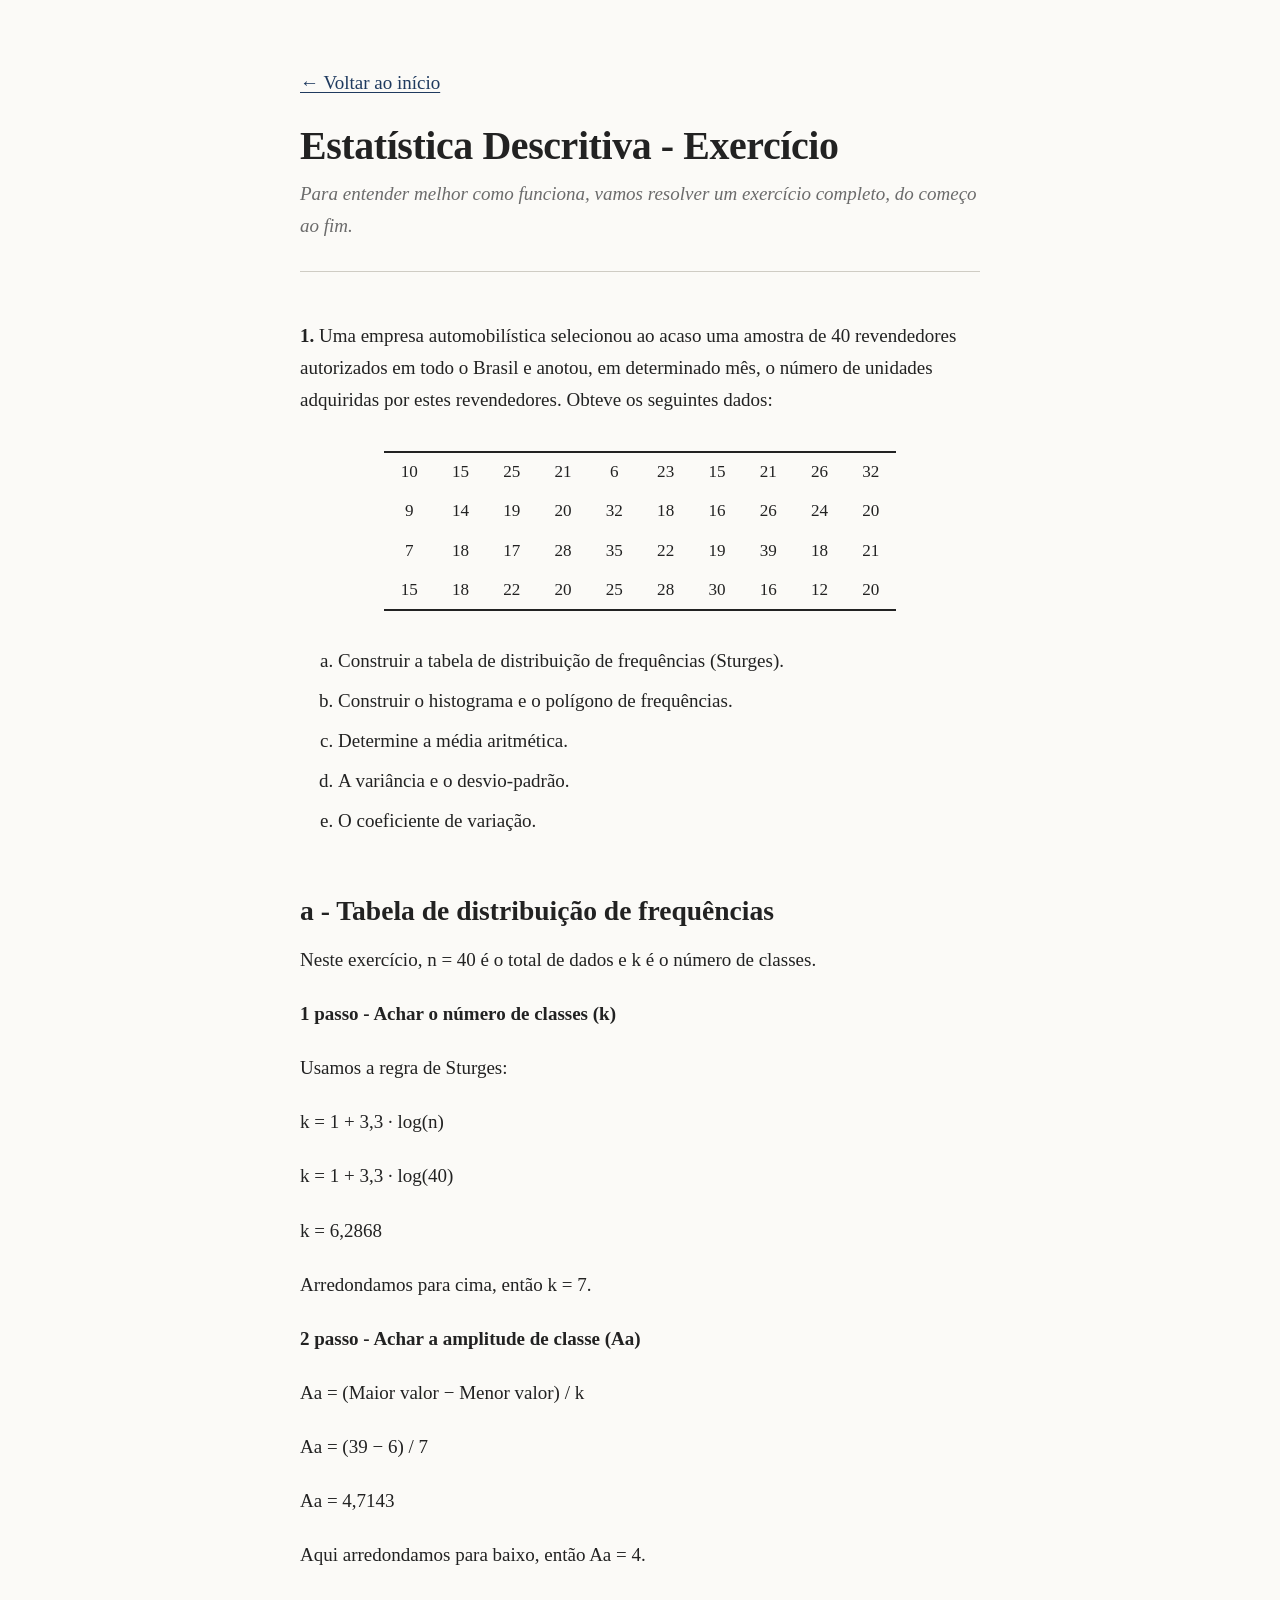
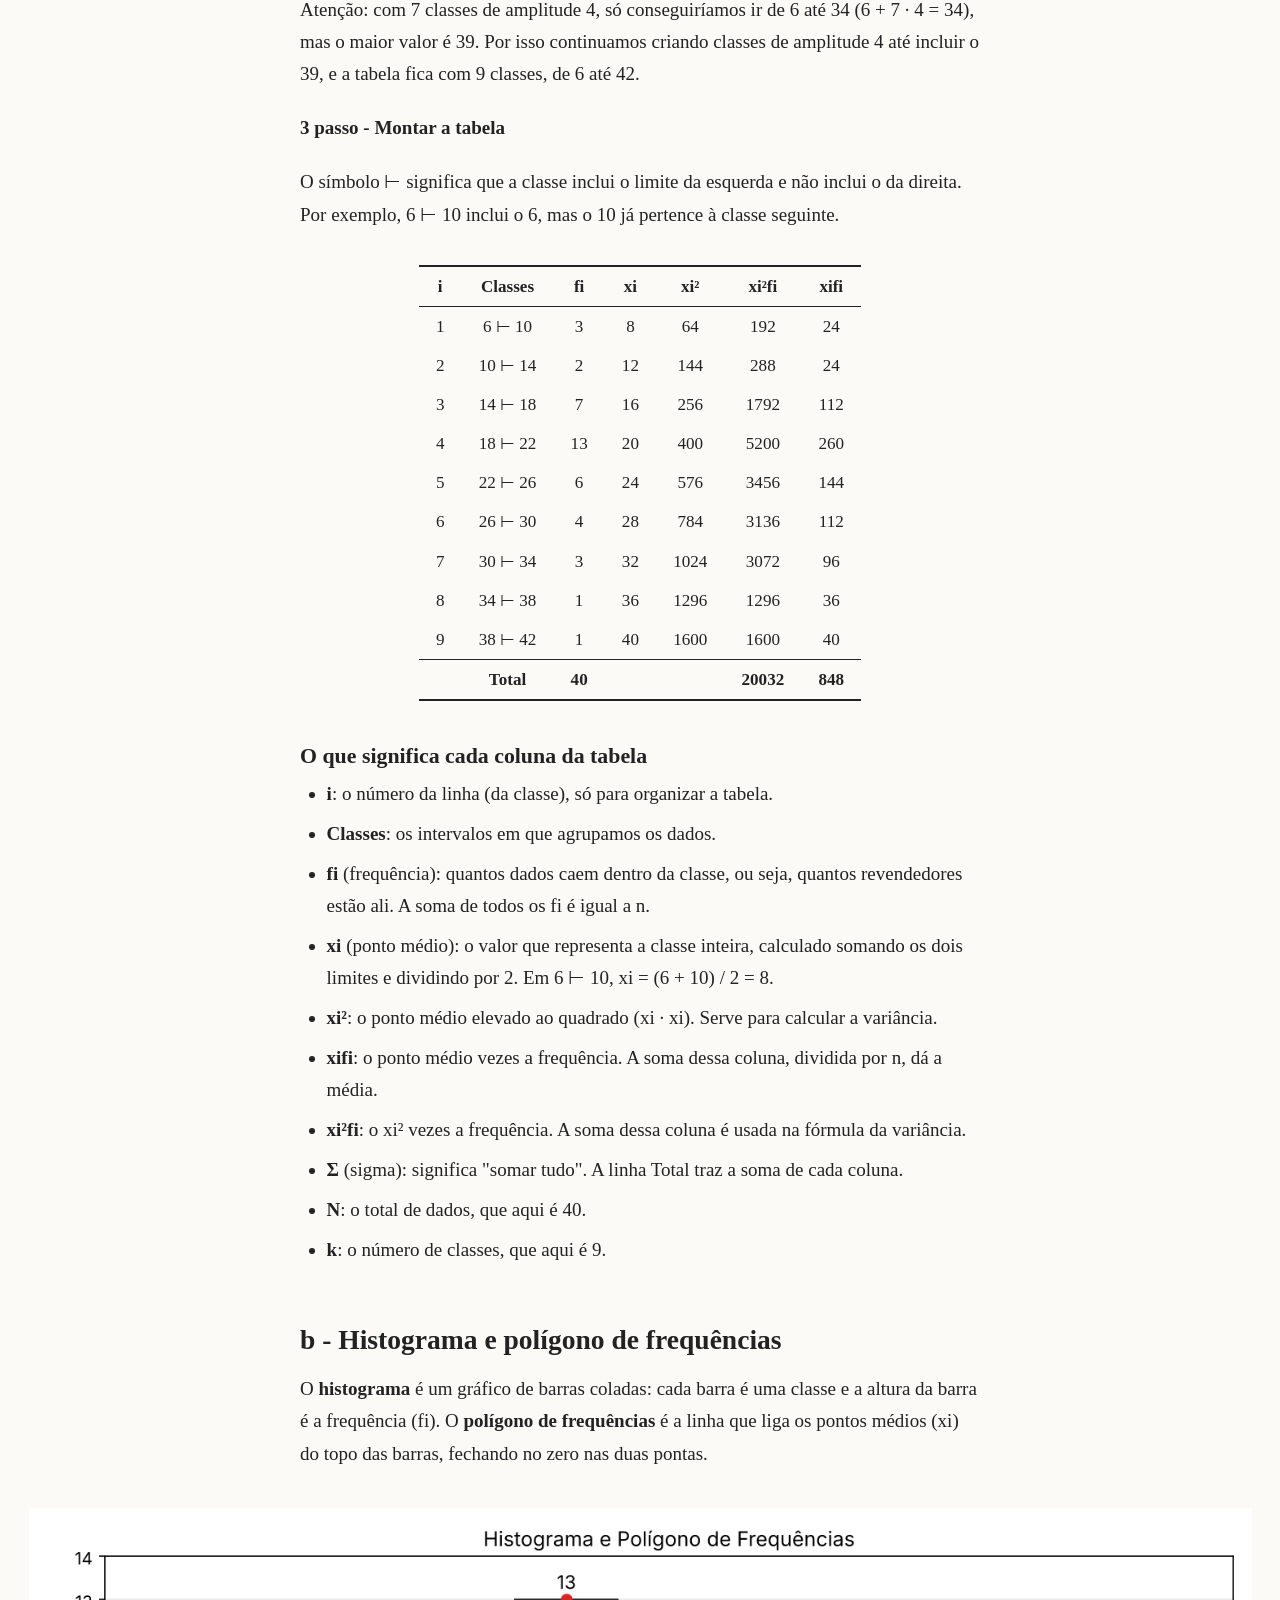
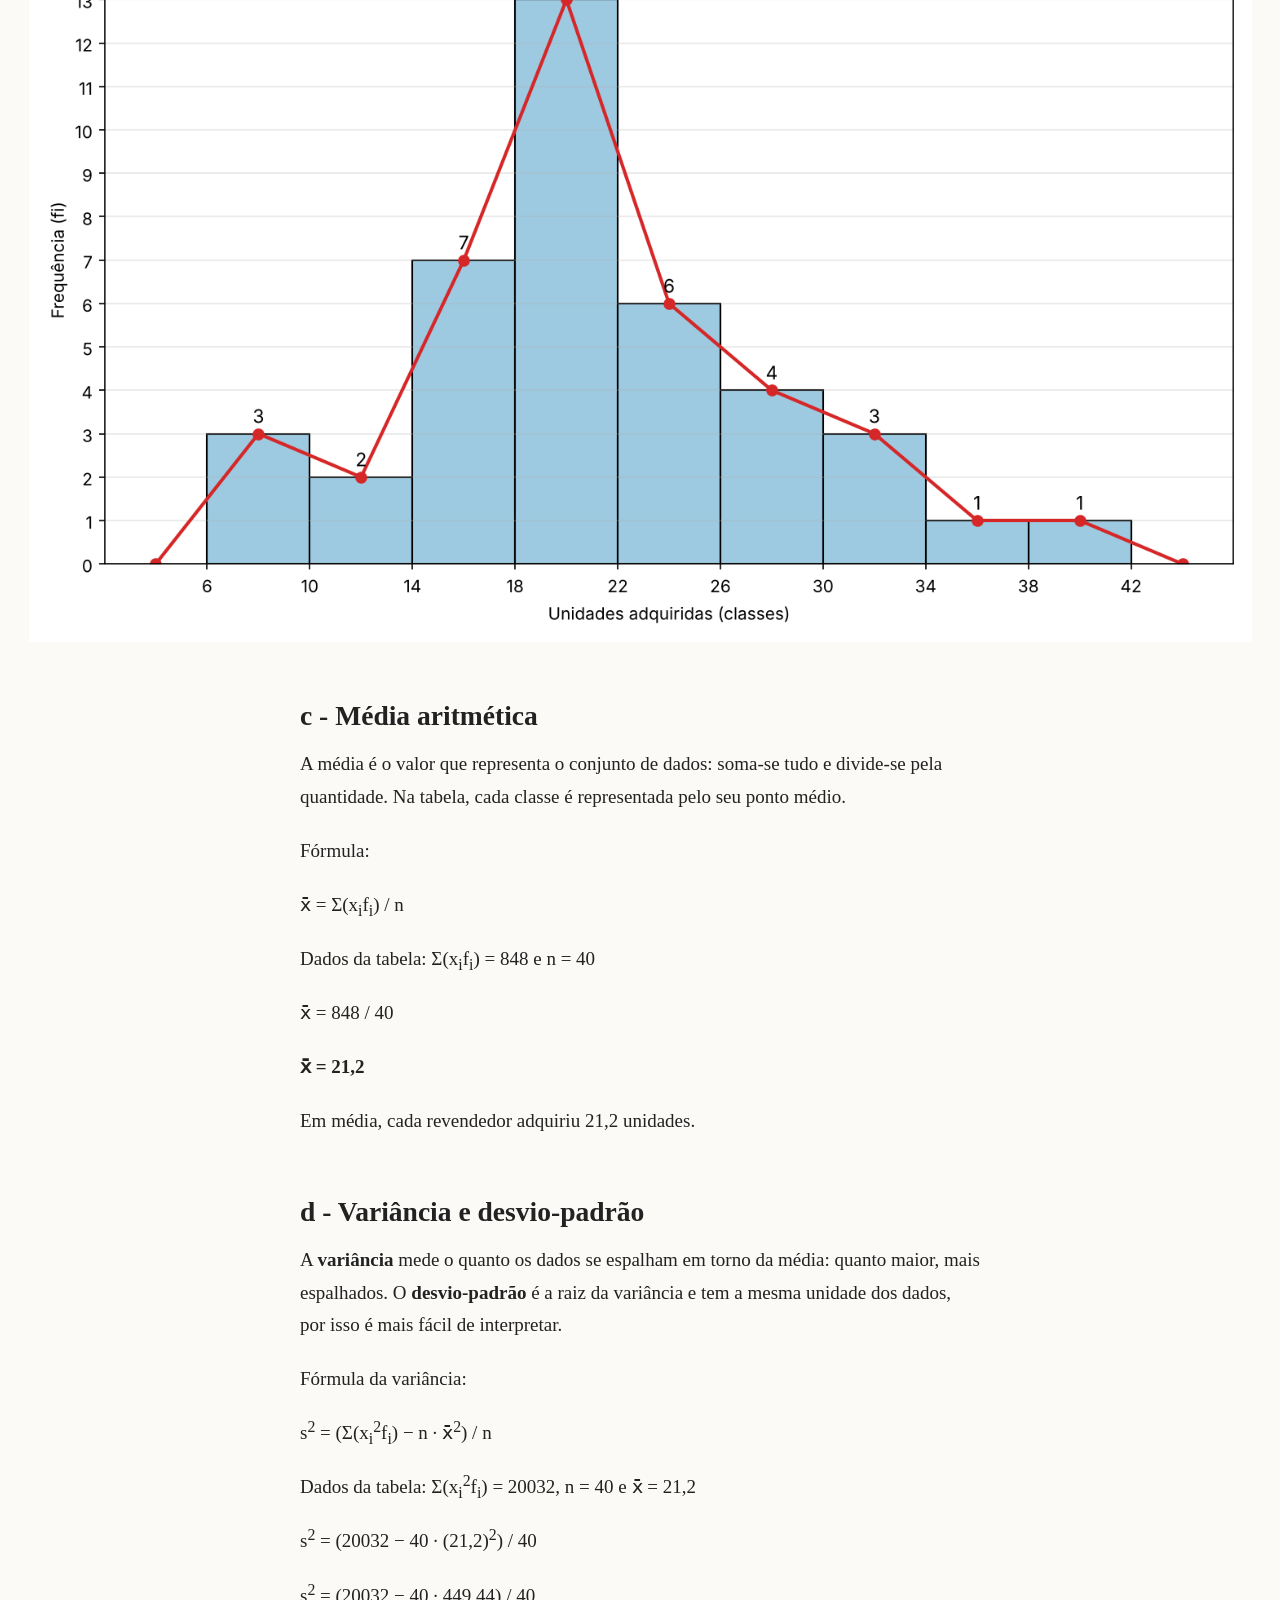
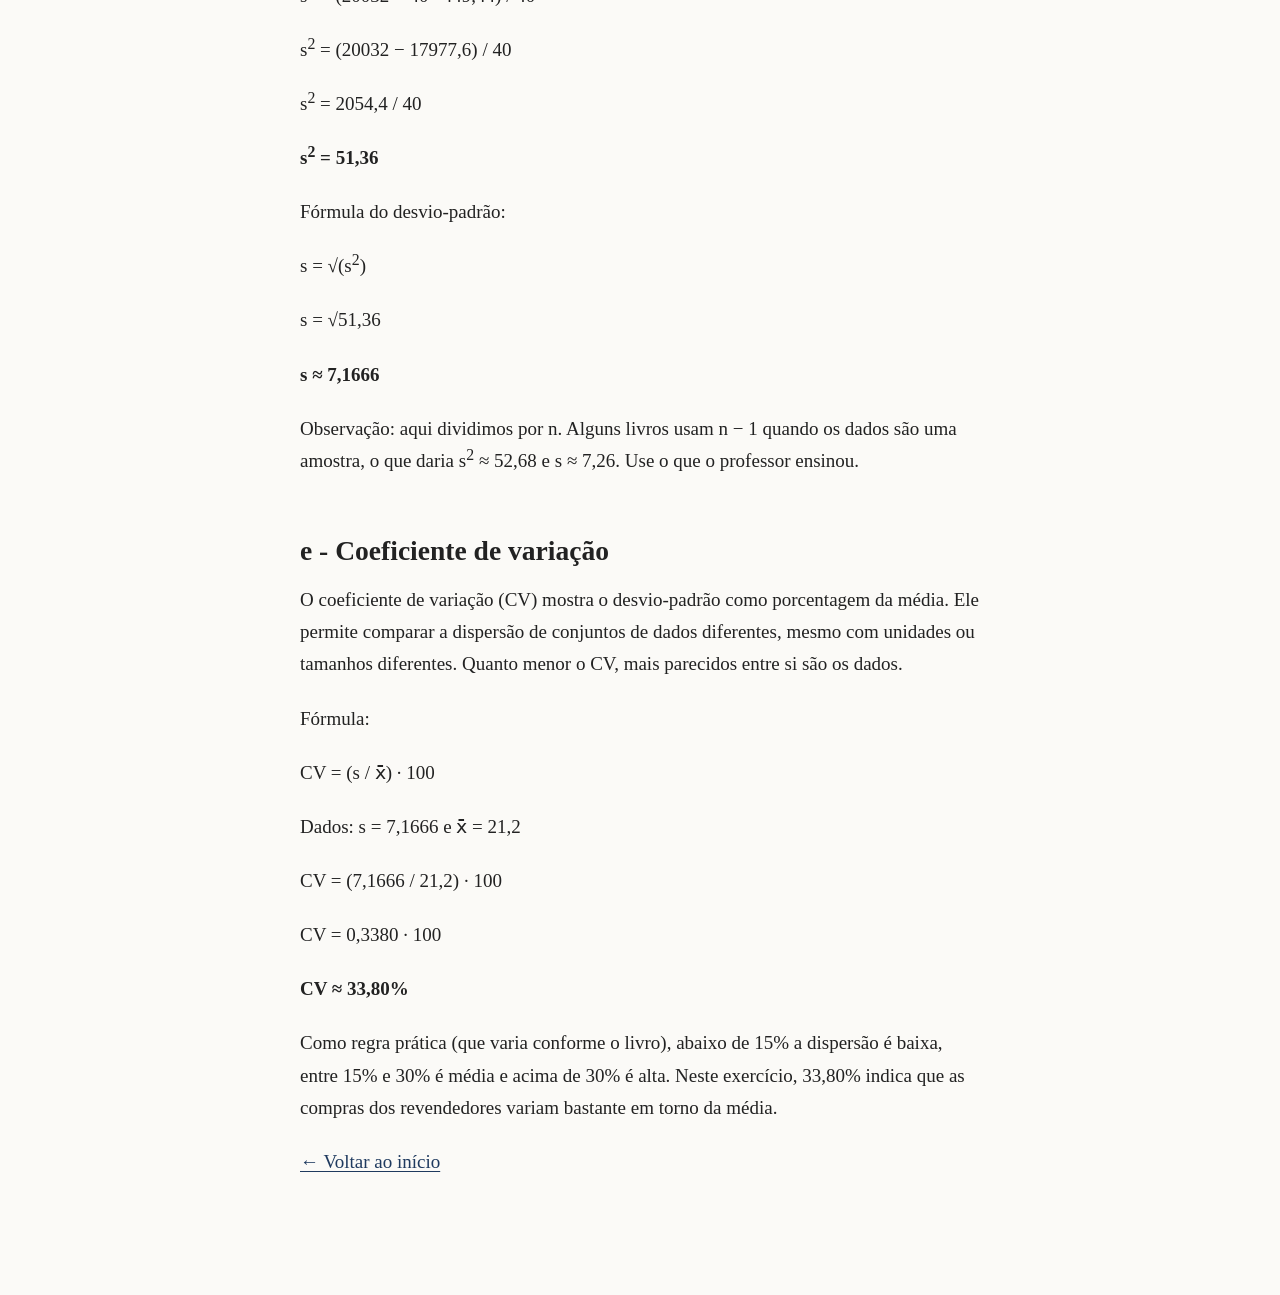
<file: blog/descritiva.html>
<!DOCTYPE html>
<html lang="pt-br">
<head>
    <meta charset="UTF-8">
    <meta name="viewport" content="width=device-width, initial-scale=1.0">
    <link rel="stylesheet" href="style.css">
    <title>Estatística Descritiva - Exercício</title>
</head>
<body>
    <p><a href="index.html">&larr; Voltar ao início</a></p>

    <h1>Estatística Descritiva - Exercício</h1>
    <p>Para entender melhor como funciona, vamos resolver um exercício completo, do começo ao fim.</p>

    <p><strong>1.</strong> Uma empresa automobilística selecionou ao acaso uma amostra de 40 revendedores autorizados em todo o Brasil e anotou, em determinado mês, o número de unidades adquiridas por estes revendedores. Obteve os seguintes dados:</p>

    <table>
        <tr>
            <td>10</td><td>15</td><td>25</td><td>21</td><td>6</td><td>23</td><td>15</td><td>21</td><td>26</td><td>32</td>
        </tr>
        <tr>
            <td>9</td><td>14</td><td>19</td><td>20</td><td>32</td><td>18</td><td>16</td><td>26</td><td>24</td><td>20</td>
        </tr>
        <tr>
            <td>7</td><td>18</td><td>17</td><td>28</td><td>35</td><td>22</td><td>19</td><td>39</td><td>18</td><td>21</td>
        </tr>
        <tr>
            <td>15</td><td>18</td><td>22</td><td>20</td><td>25</td><td>28</td><td>30</td><td>16</td><td>12</td><td>20</td>
        </tr>
    </table>

    <ol class="alternativas">
        <li>Construir a tabela de distribuição de frequências (Sturges).</li>
        <li>Construir o histograma e o polígono de frequências.</li>
        <li>Determine a média aritmética.</li>
        <li>A variância e o desvio-padrão.</li>
        <li>O coeficiente de variação.</li>
    </ol>

    <h2>a - Tabela de distribuição de frequências</h2>
    <p>Neste exercício, n = 40 é o total de dados e k é o número de classes.</p>

    <p><strong>1 passo - Achar o número de classes (k)</strong></p>
    <p>Usamos a regra de Sturges:</p>
    <p>k = 1 + 3,3 &middot; log(n)</p>
    <p>k = 1 + 3,3 &middot; log(40)</p>
    <p>k = 6,2868</p>
    <p>Arredondamos para cima, então k = 7.</p>

    <p><strong>2 passo - Achar a amplitude de classe (Aa)</strong></p>
    <p>Aa = (Maior valor &minus; Menor valor) / k</p>
    <p>Aa = (39 &minus; 6) / 7</p>
    <p>Aa = 4,7143</p>
    <p>Aqui arredondamos para baixo, então Aa = 4.</p>
    <p>Atenção: com 7 classes de amplitude 4, só conseguiríamos ir de 6 até 34 (6 + 7 &middot; 4 = 34), mas o maior valor é 39. Por isso continuamos criando classes de amplitude 4 até incluir o 39, e a tabela fica com 9 classes, de 6 até 42.</p>

    <p><strong>3 passo - Montar a tabela</strong></p>
    <p>O símbolo ⊢ significa que a classe inclui o limite da esquerda e não inclui o da direita. Por exemplo, 6 ⊢ 10 inclui o 6, mas o 10 já pertence à classe seguinte.</p>
    <table>
        <thead>
            <tr>
                <th>i</th>
                <th>Classes</th>
                <th>fi</th>
                <th>xi</th>
                <th>xi²</th>
                <th>xi²fi</th>
                <th>xifi</th>
            </tr>
        </thead>
        <tbody>
            <tr><td>1</td><td>6 ⊢ 10</td><td>3</td><td>8</td><td>64</td><td>192</td><td>24</td></tr>
            <tr><td>2</td><td>10 ⊢ 14</td><td>2</td><td>12</td><td>144</td><td>288</td><td>24</td></tr>
            <tr><td>3</td><td>14 ⊢ 18</td><td>7</td><td>16</td><td>256</td><td>1792</td><td>112</td></tr>
            <tr><td>4</td><td>18 ⊢ 22</td><td>13</td><td>20</td><td>400</td><td>5200</td><td>260</td></tr>
            <tr><td>5</td><td>22 ⊢ 26</td><td>6</td><td>24</td><td>576</td><td>3456</td><td>144</td></tr>
            <tr><td>6</td><td>26 ⊢ 30</td><td>4</td><td>28</td><td>784</td><td>3136</td><td>112</td></tr>
            <tr><td>7</td><td>30 ⊢ 34</td><td>3</td><td>32</td><td>1024</td><td>3072</td><td>96</td></tr>
            <tr><td>8</td><td>34 ⊢ 38</td><td>1</td><td>36</td><td>1296</td><td>1296</td><td>36</td></tr>
            <tr><td>9</td><td>38 ⊢ 42</td><td>1</td><td>40</td><td>1600</td><td>1600</td><td>40</td></tr>
        </tbody>
        <tfoot>
            <tr><td></td><td>Total</td><td>40</td><td></td><td></td><td>20032</td><td>848</td></tr>
        </tfoot>
    </table>

    <h3>O que significa cada coluna da tabela</h3>
    <ul>
        <li><strong>i</strong>: o número da linha (da classe), só para organizar a tabela.</li>
        <li><strong>Classes</strong>: os intervalos em que agrupamos os dados.</li>
        <li><strong>fi</strong> (frequência): quantos dados caem dentro da classe, ou seja, quantos revendedores estão ali. A soma de todos os fi é igual a n.</li>
        <li><strong>xi</strong> (ponto médio): o valor que representa a classe inteira, calculado somando os dois limites e dividindo por 2. Em 6 ⊢ 10, xi = (6 + 10) / 2 = 8.</li>
        <li><strong>xi²</strong>: o ponto médio elevado ao quadrado (xi &middot; xi). Serve para calcular a variância.</li>
        <li><strong>xifi</strong>: o ponto médio vezes a frequência. A soma dessa coluna, dividida por n, dá a média.</li>
        <li><strong>xi²fi</strong>: o xi² vezes a frequência. A soma dessa coluna é usada na fórmula da variância.</li>
        <li><strong>&Sigma;</strong> (sigma): significa "somar tudo". A linha Total traz a soma de cada coluna.</li>
        <li><strong>N</strong>: o total de dados, que aqui é 40.</li>
        <li><strong>k</strong>: o número de classes, que aqui é 9.</li>
    </ul>

    <h2>b - Histograma e polígono de frequências</h2>
    <p>O <strong>histograma</strong> é um gráfico de barras coladas: cada barra é uma classe e a altura da barra é a frequência (fi). O <strong>polígono de frequências</strong> é a linha que liga os pontos médios (xi) do topo das barras, fechando no zero nas duas pontas.</p>
    <img src="histograma.png" alt="Histograma e polígono de frequências">

    <h2>c - Média aritmética</h2>
    <p>A média é o valor que representa o conjunto de dados: soma-se tudo e divide-se pela quantidade. Na tabela, cada classe é representada pelo seu ponto médio.</p>
    <p>Fórmula:</p>
    <p>x&#772; = &Sigma;(x<sub>i</sub>f<sub>i</sub>) / n</p>
    <p>Dados da tabela: &Sigma;(x<sub>i</sub>f<sub>i</sub>) = 848 e n = 40</p>
    <p>x&#772; = 848 / 40</p>
    <p><strong>x&#772; = 21,2</strong></p>
    <p>Em média, cada revendedor adquiriu 21,2 unidades.</p>

    <h2>d - Variância e desvio-padrão</h2>
    <p>A <strong>variância</strong> mede o quanto os dados se espalham em torno da média: quanto maior, mais espalhados. O <strong>desvio-padrão</strong> é a raiz da variância e tem a mesma unidade dos dados, por isso é mais fácil de interpretar.</p>
    <p>Fórmula da variância:</p>
    <p>s<sup>2</sup> = (&Sigma;(x<sub>i</sub><sup>2</sup>f<sub>i</sub>) &minus; n &middot; x&#772;<sup>2</sup>) / n</p>
    <p>Dados da tabela: &Sigma;(x<sub>i</sub><sup>2</sup>f<sub>i</sub>) = 20032, n = 40 e x&#772; = 21,2</p>
    <p>s<sup>2</sup> = (20032 &minus; 40 &middot; (21,2)<sup>2</sup>) / 40</p>
    <p>s<sup>2</sup> = (20032 &minus; 40 &middot; 449,44) / 40</p>
    <p>s<sup>2</sup> = (20032 &minus; 17977,6) / 40</p>
    <p>s<sup>2</sup> = 2054,4 / 40</p>
    <p><strong>s<sup>2</sup> = 51,36</strong></p>

    <p>Fórmula do desvio-padrão:</p>
    <p>s = &radic;(s<sup>2</sup>)</p>
    <p>s = &radic;51,36</p>
    <p><strong>s &asymp; 7,1666</strong></p>
    <p>Observação: aqui dividimos por n. Alguns livros usam n &minus; 1 quando os dados são uma amostra, o que daria s<sup>2</sup> &asymp; 52,68 e s &asymp; 7,26. Use o que o professor ensinou.</p>

    <h2>e - Coeficiente de variação</h2>
    <p>O coeficiente de variação (CV) mostra o desvio-padrão como porcentagem da média. Ele permite comparar a dispersão de conjuntos de dados diferentes, mesmo com unidades ou tamanhos diferentes. Quanto menor o CV, mais parecidos entre si são os dados.</p>
    <p>Fórmula:</p>
    <p>CV = (s / x&#772;) &middot; 100</p>
    <p>Dados: s = 7,1666 e x&#772; = 21,2</p>
    <p>CV = (7,1666 / 21,2) &middot; 100</p>
    <p>CV = 0,3380 &middot; 100</p>
    <p><strong>CV &asymp; 33,80%</strong></p>
    <p>Como regra prática (que varia conforme o livro), abaixo de 15% a dispersão é baixa, entre 15% e 30% é média e acima de 30% é alta. Neste exercício, 33,80% indica que as compras dos revendedores variam bastante em torno da média.</p>

    <p><a href="index.html">&larr; Voltar ao início</a></p>
</body>
</html>
</file>
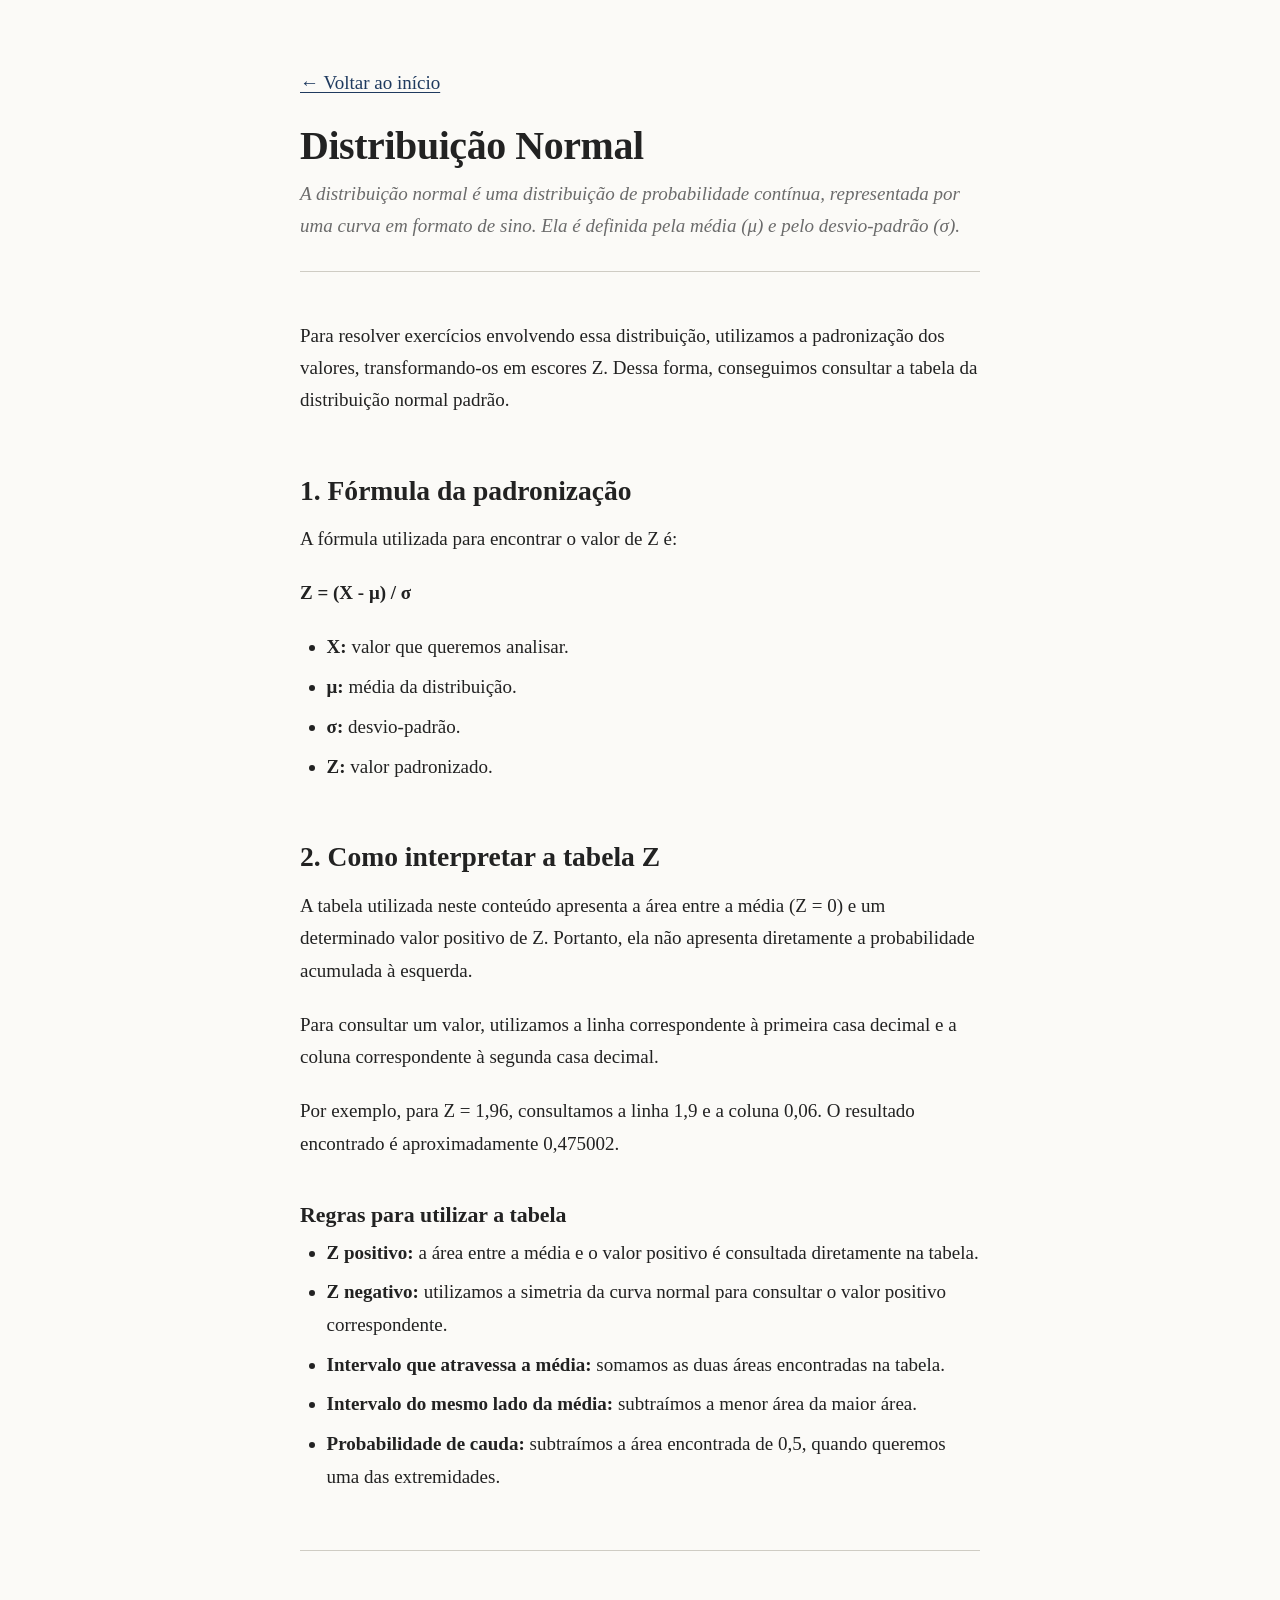
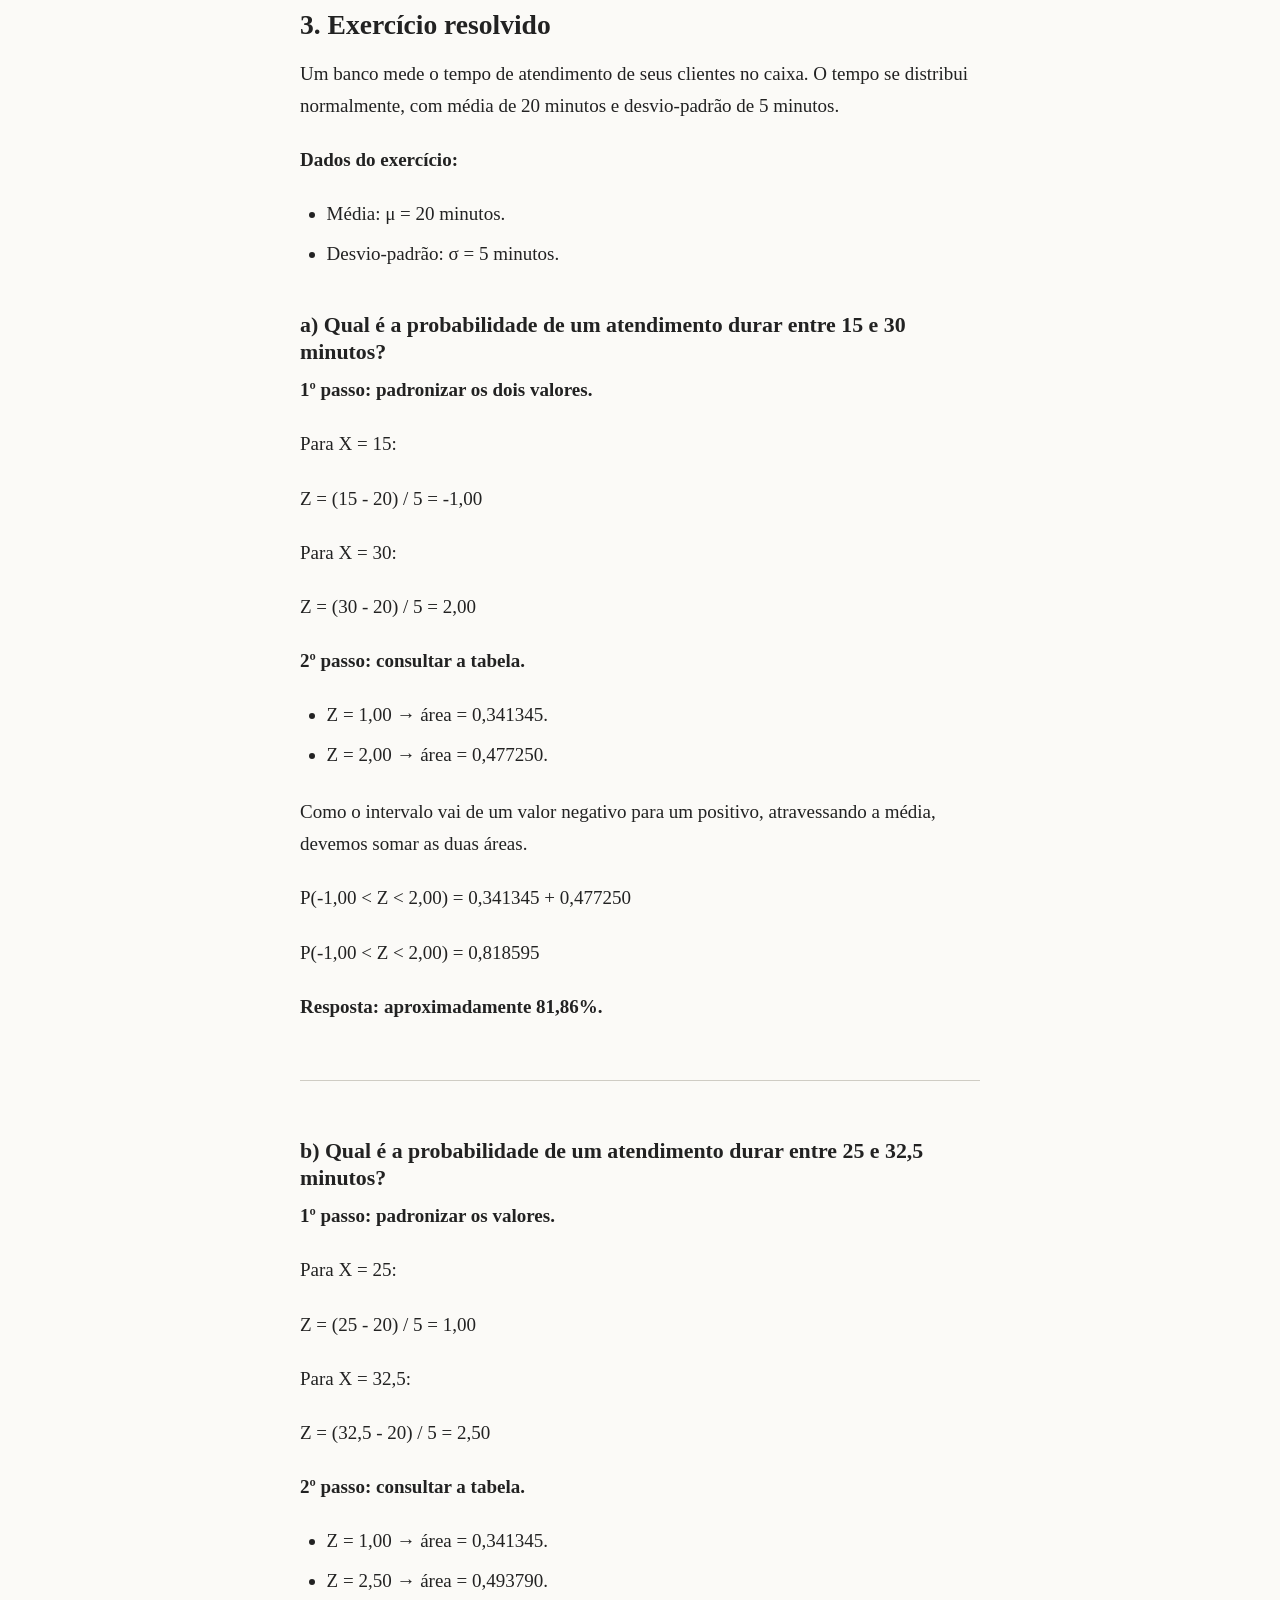
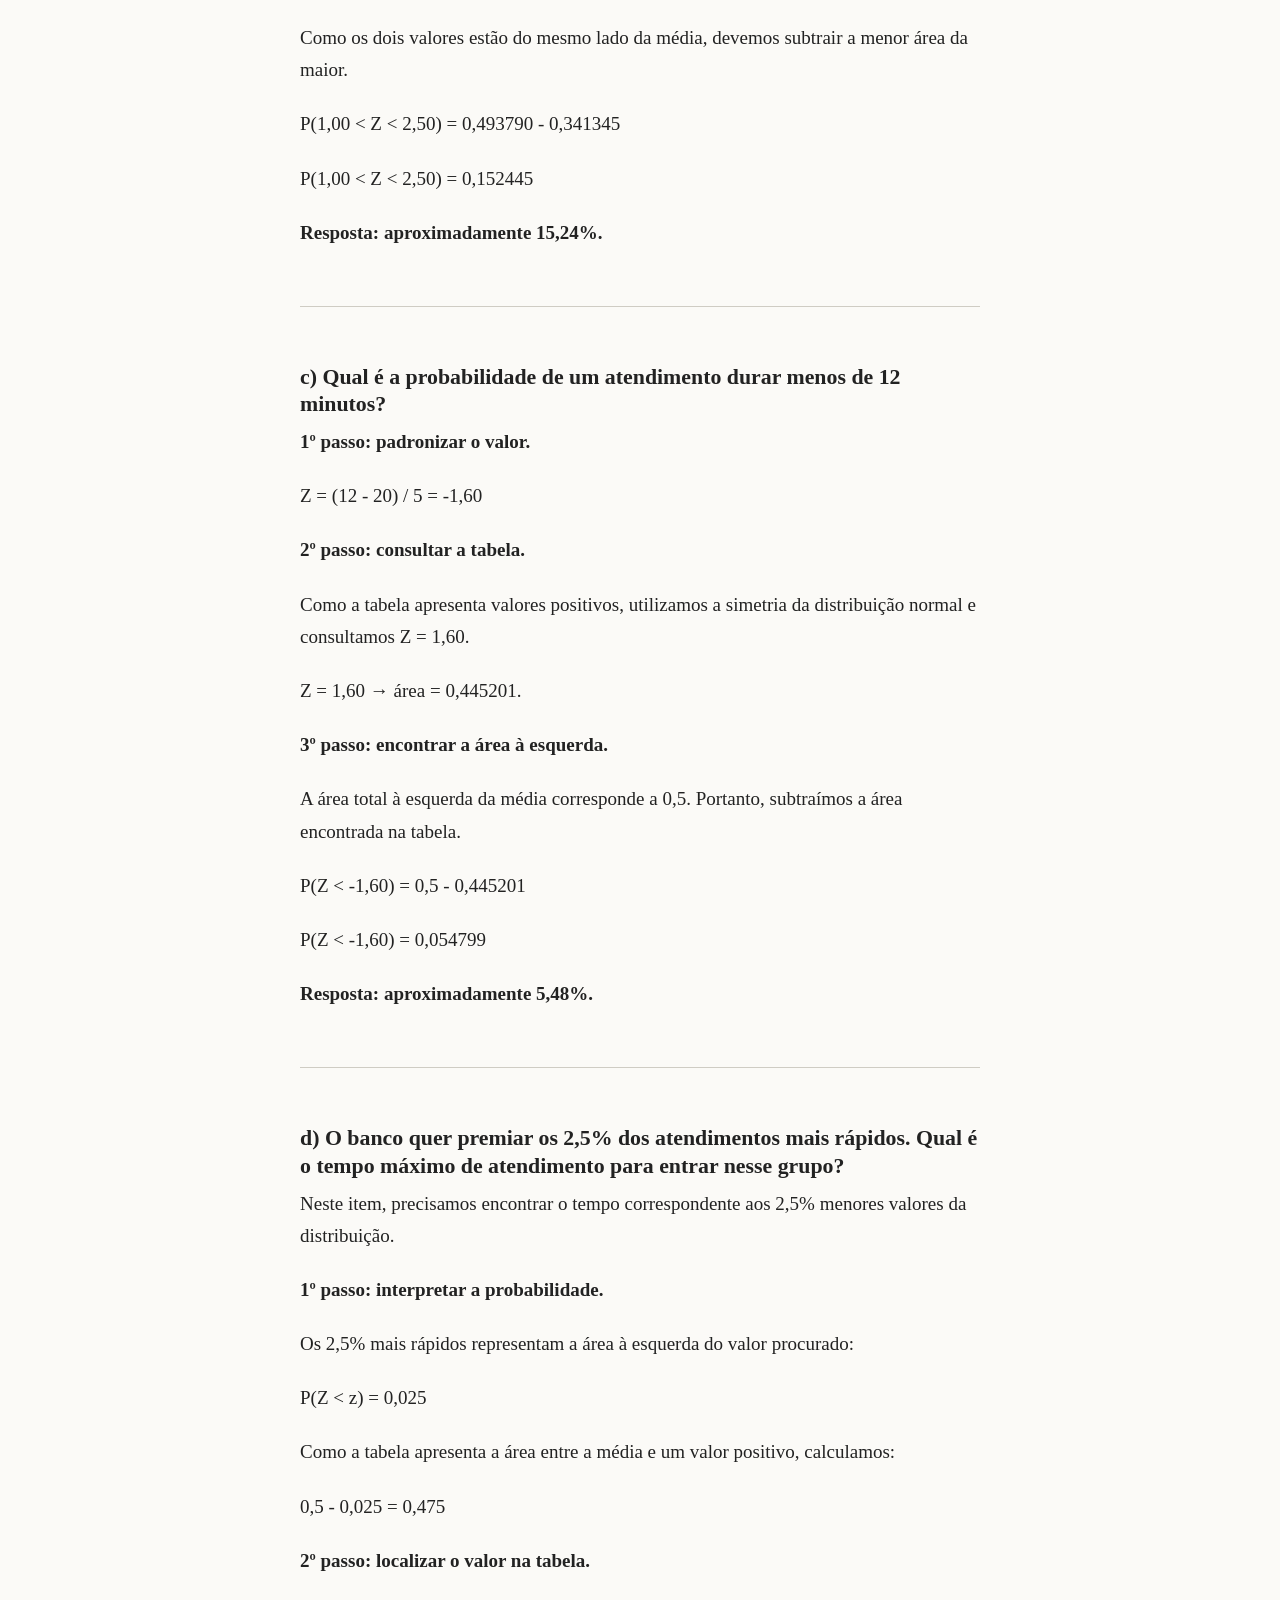
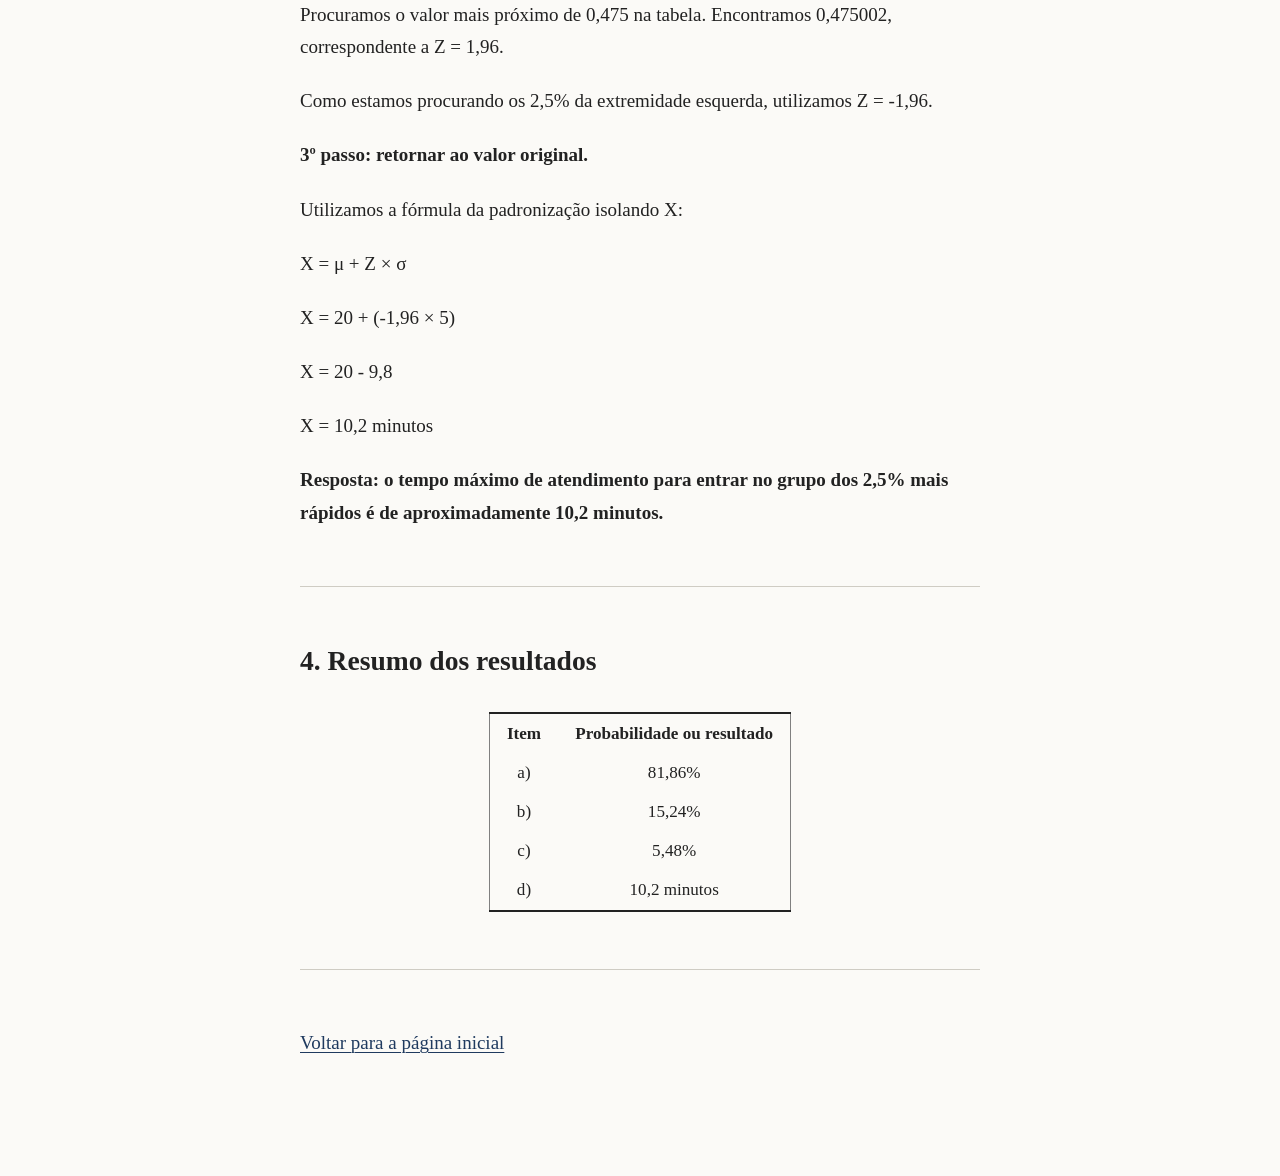
<file: blog/distribuicaoNormal.html>
<!DOCTYPE html>
<html lang="pt-BR">
<head>
    <meta charset="UTF-8">
    <meta name="viewport" content="width=device-width, initial-scale=1.0">
    <title>Distribuição Normal</title>
    <link rel="stylesheet" href="style.css">
</head>
<body>
    <p><a href="index.html">&larr; Voltar ao início</a></p>
    <h1>Distribuição Normal</h1>

    <p>
        A distribuição normal é uma distribuição de probabilidade contínua,
        representada por uma curva em formato de sino. Ela é definida pela
        média (μ) e pelo desvio-padrão (σ).
    </p>

    <p>
        Para resolver exercícios envolvendo essa distribuição, utilizamos a
        padronização dos valores, transformando-os em escores Z. Dessa forma,
        conseguimos consultar a tabela da distribuição normal padrão.
    </p>

    <h2>1. Fórmula da padronização</h2>

    <p>
        A fórmula utilizada para encontrar o valor de Z é:
    </p>

    <p>
        <strong>Z = (X - μ) / σ</strong>
    </p>

    <ul>
        <li><strong>X:</strong> valor que queremos analisar.</li>
        <li><strong>μ:</strong> média da distribuição.</li>
        <li><strong>σ:</strong> desvio-padrão.</li>
        <li><strong>Z:</strong> valor padronizado.</li>
    </ul>

    <h2>2. Como interpretar a tabela Z</h2>

    <p>
        A tabela utilizada neste conteúdo apresenta a área entre a média
        (Z = 0) e um determinado valor positivo de Z. Portanto, ela não
        apresenta diretamente a probabilidade acumulada à esquerda.
    </p>

    <p>
        Para consultar um valor, utilizamos a linha correspondente à primeira
        casa decimal e a coluna correspondente à segunda casa decimal.
    </p>

    <p>
        Por exemplo, para Z = 1,96, consultamos a linha 1,9 e a coluna 0,06.
        O resultado encontrado é aproximadamente 0,475002.
    </p>

    <h3>Regras para utilizar a tabela</h3>

    <ul>
        <li>
            <strong>Z positivo:</strong> a área entre a média e o valor
            positivo é consultada diretamente na tabela.
        </li>
        <li>
            <strong>Z negativo:</strong> utilizamos a simetria da curva
            normal para consultar o valor positivo correspondente.
        </li>
        <li>
            <strong>Intervalo que atravessa a média:</strong> somamos as
            duas áreas encontradas na tabela.
        </li>
        <li>
            <strong>Intervalo do mesmo lado da média:</strong> subtraímos
            a menor área da maior área.
        </li>
        <li>
            <strong>Probabilidade de cauda:</strong> subtraímos a área
            encontrada de 0,5, quando queremos uma das extremidades.
        </li>
    </ul>

    <hr>

    <h2>3. Exercício resolvido</h2>

    <p>
        Um banco mede o tempo de atendimento de seus clientes no caixa.
        O tempo se distribui normalmente, com média de 20 minutos e
        desvio-padrão de 5 minutos.
    </p>

    <p><strong>Dados do exercício:</strong></p>

    <ul>
        <li>Média: μ = 20 minutos.</li>
        <li>Desvio-padrão: σ = 5 minutos.</li>
    </ul>

    <h3>a) Qual é a probabilidade de um atendimento durar entre 15 e 30 minutos?</h3>

    <p><strong>1º passo: padronizar os dois valores.</strong></p>

    <p>Para X = 15:</p>

    <p>Z = (15 - 20) / 5 = -1,00</p>

    <p>Para X = 30:</p>

    <p>Z = (30 - 20) / 5 = 2,00</p>

    <p><strong>2º passo: consultar a tabela.</strong></p>

    <ul>
        <li>Z = 1,00 → área = 0,341345.</li>
        <li>Z = 2,00 → área = 0,477250.</li>
    </ul>

    <p>
        Como o intervalo vai de um valor negativo para um positivo,
        atravessando a média, devemos somar as duas áreas.
    </p>

    <p>
        P(-1,00 &lt; Z &lt; 2,00) = 0,341345 + 0,477250
    </p>

    <p>
        P(-1,00 &lt; Z &lt; 2,00) = 0,818595
    </p>

    <p><strong>Resposta: aproximadamente 81,86%.</strong></p>

    <hr>

    <h3>b) Qual é a probabilidade de um atendimento durar entre 25 e 32,5 minutos?</h3>

    <p><strong>1º passo: padronizar os valores.</strong></p>

    <p>Para X = 25:</p>

    <p>Z = (25 - 20) / 5 = 1,00</p>

    <p>Para X = 32,5:</p>

    <p>Z = (32,5 - 20) / 5 = 2,50</p>

    <p><strong>2º passo: consultar a tabela.</strong></p>

    <ul>
        <li>Z = 1,00 → área = 0,341345.</li>
        <li>Z = 2,50 → área = 0,493790.</li>
    </ul>

    <p>
        Como os dois valores estão do mesmo lado da média, devemos
        subtrair a menor área da maior.
    </p>

    <p>
        P(1,00 &lt; Z &lt; 2,50) = 0,493790 - 0,341345
    </p>

    <p>
        P(1,00 &lt; Z &lt; 2,50) = 0,152445
    </p>

    <p><strong>Resposta: aproximadamente 15,24%.</strong></p>

    <hr>

    <h3>c) Qual é a probabilidade de um atendimento durar menos de 12 minutos?</h3>

    <p><strong>1º passo: padronizar o valor.</strong></p>

    <p>Z = (12 - 20) / 5 = -1,60</p>

    <p><strong>2º passo: consultar a tabela.</strong></p>

    <p>
        Como a tabela apresenta valores positivos, utilizamos a simetria
        da distribuição normal e consultamos Z = 1,60.
    </p>

    <p>Z = 1,60 → área = 0,445201.</p>

    <p><strong>3º passo: encontrar a área à esquerda.</strong></p>

    <p>
        A área total à esquerda da média corresponde a 0,5.
        Portanto, subtraímos a área encontrada na tabela.
    </p>

    <p>
        P(Z &lt; -1,60) = 0,5 - 0,445201
    </p>

    <p>
        P(Z &lt; -1,60) = 0,054799
    </p>

    <p><strong>Resposta: aproximadamente 5,48%.</strong></p>

    <hr>

    <h3>d) O banco quer premiar os 2,5% dos atendimentos mais rápidos. Qual é o tempo máximo de atendimento para entrar nesse grupo?</h3>

    <p>
        Neste item, precisamos encontrar o tempo correspondente aos
        2,5% menores valores da distribuição.
    </p>

    <p><strong>1º passo: interpretar a probabilidade.</strong></p>

    <p>
        Os 2,5% mais rápidos representam a área à esquerda do valor
        procurado:
    </p>

    <p>P(Z &lt; z) = 0,025</p>

    <p>
        Como a tabela apresenta a área entre a média e um valor positivo,
        calculamos:
    </p>

    <p>0,5 - 0,025 = 0,475</p>

    <p><strong>2º passo: localizar o valor na tabela.</strong></p>

    <p>
        Procuramos o valor mais próximo de 0,475 na tabela. Encontramos
        0,475002, correspondente a Z = 1,96.
    </p>

    <p>
        Como estamos procurando os 2,5% da extremidade esquerda,
        utilizamos Z = -1,96.
    </p>

    <p><strong>3º passo: retornar ao valor original.</strong></p>

    <p>
        Utilizamos a fórmula da padronização isolando X:
    </p>

    <p>X = μ + Z × σ</p>

    <p>X = 20 + (-1,96 × 5)</p>

    <p>X = 20 - 9,8</p>

    <p>X = 10,2 minutos</p>

    <p>
        <strong>
            Resposta: o tempo máximo de atendimento para entrar no grupo
            dos 2,5% mais rápidos é de aproximadamente 10,2 minutos.
        </strong>
    </p>

    <hr>

    <h2>4. Resumo dos resultados</h2>

    <table border="1">
        <tr>
            <th>Item</th>
            <th>Probabilidade ou resultado</th>
        </tr>
        <tr>
            <td>a)</td>
            <td>81,86%</td>
        </tr>
        <tr>
            <td>b)</td>
            <td>15,24%</td>
        </tr>
        <tr>
            <td>c)</td>
            <td>5,48%</td>
        </tr>
        <tr>
            <td>d)</td>
            <td>10,2 minutos</td>
        </tr>
    </table>

    <hr>

    <p>
        <a href="index.html">Voltar para a página inicial</a>
    </p>
</body>
</html>
</file>
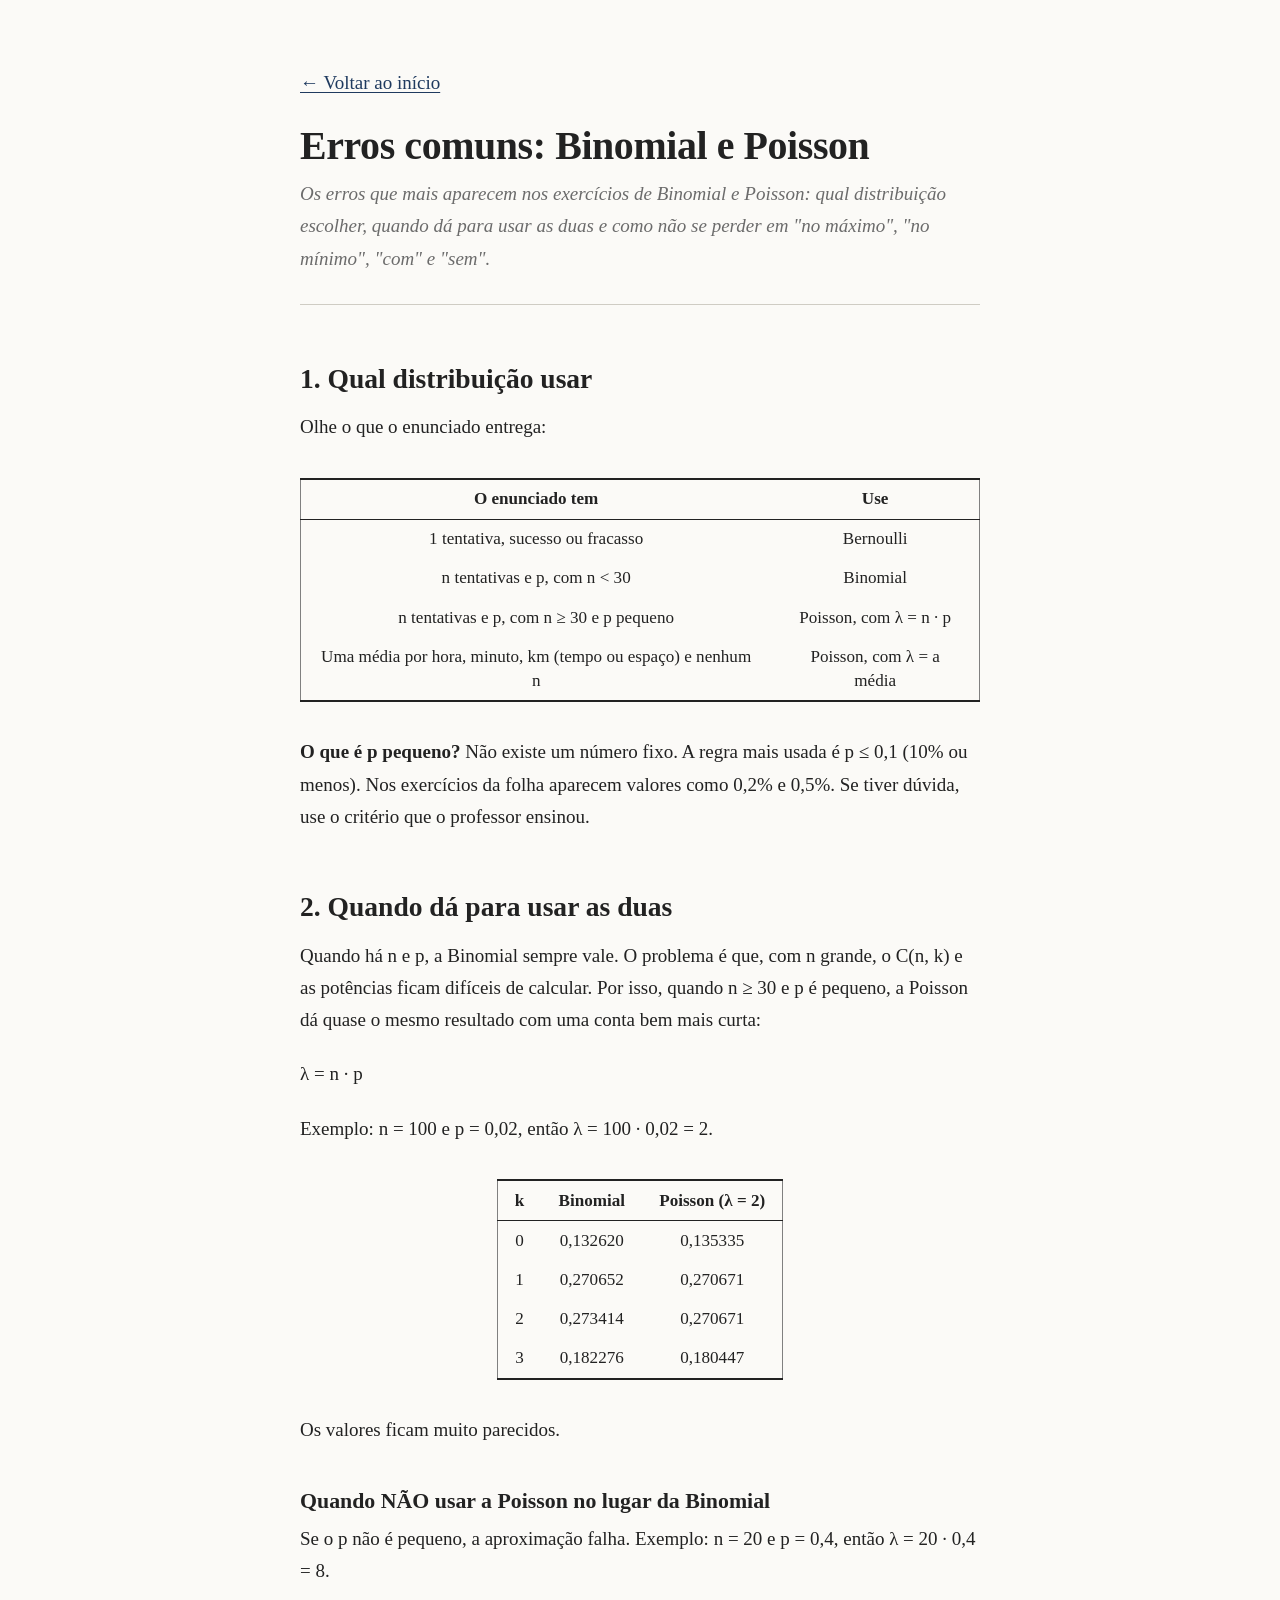
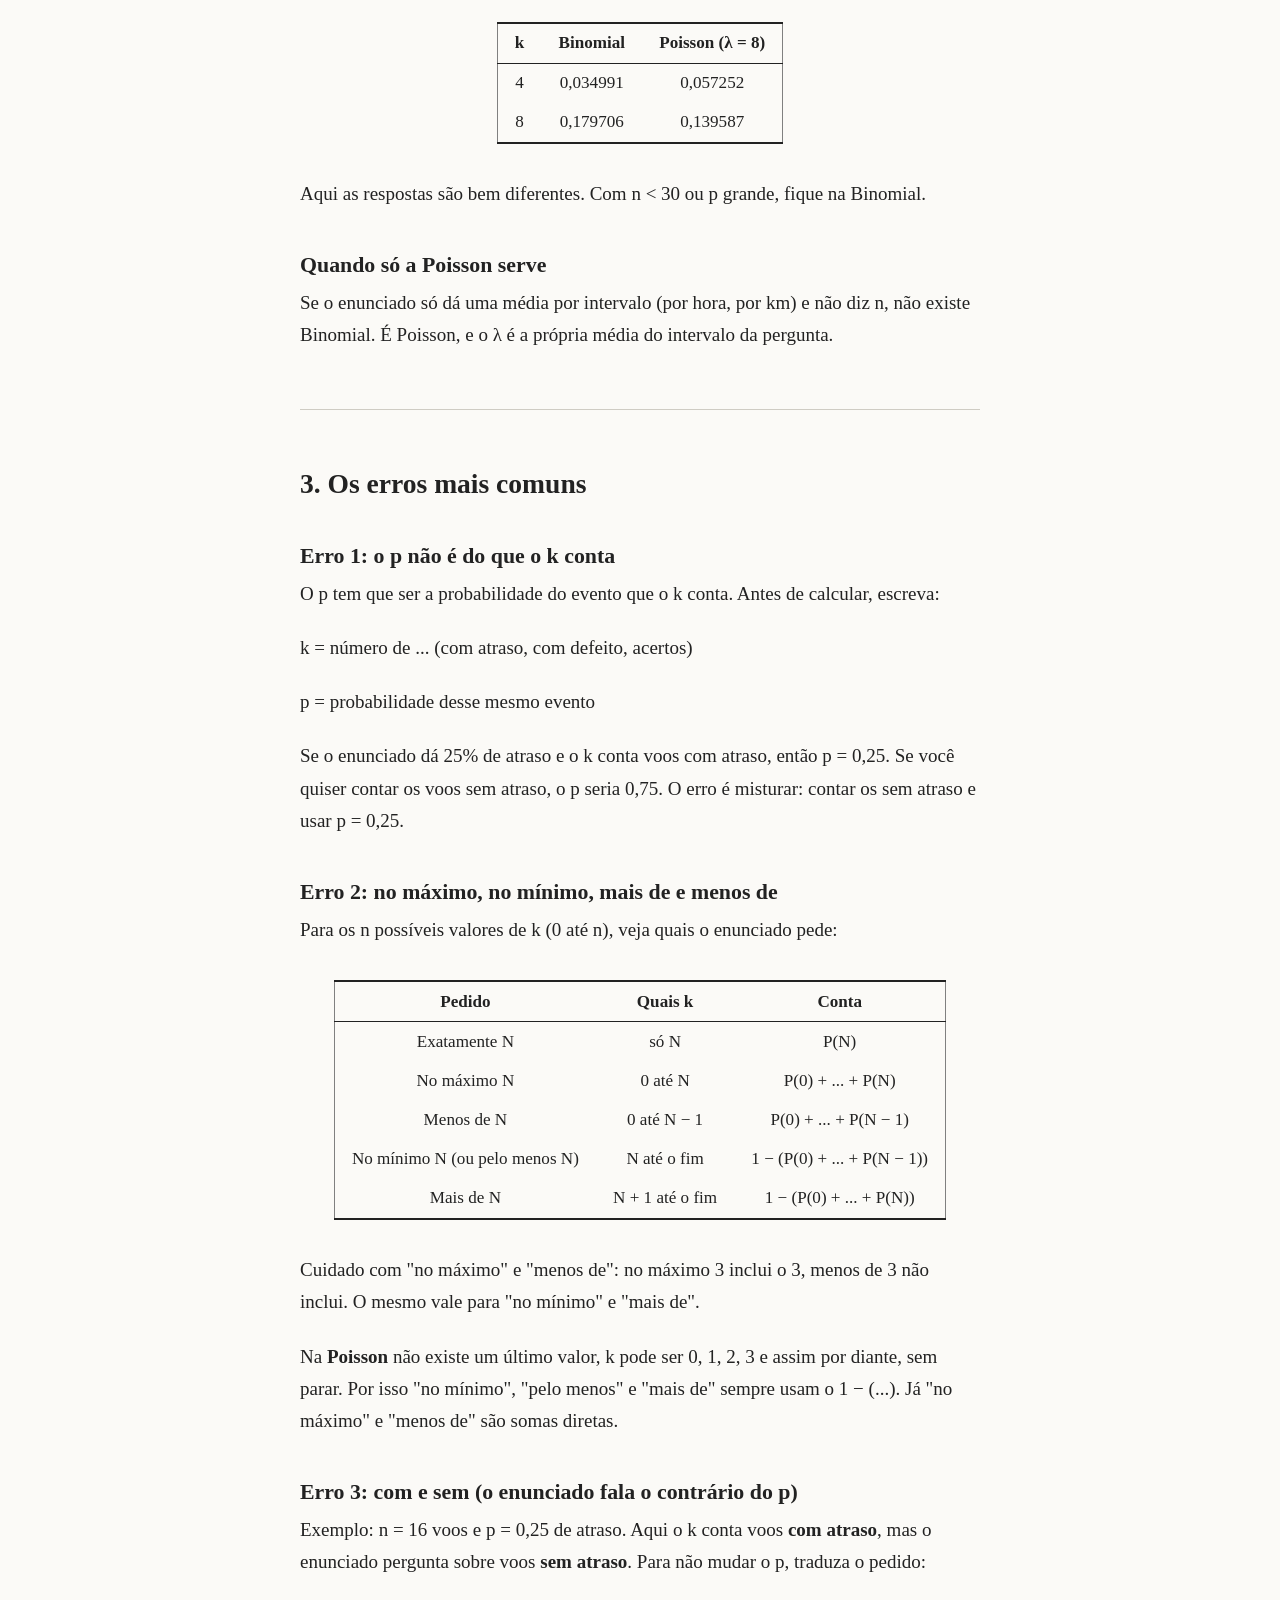
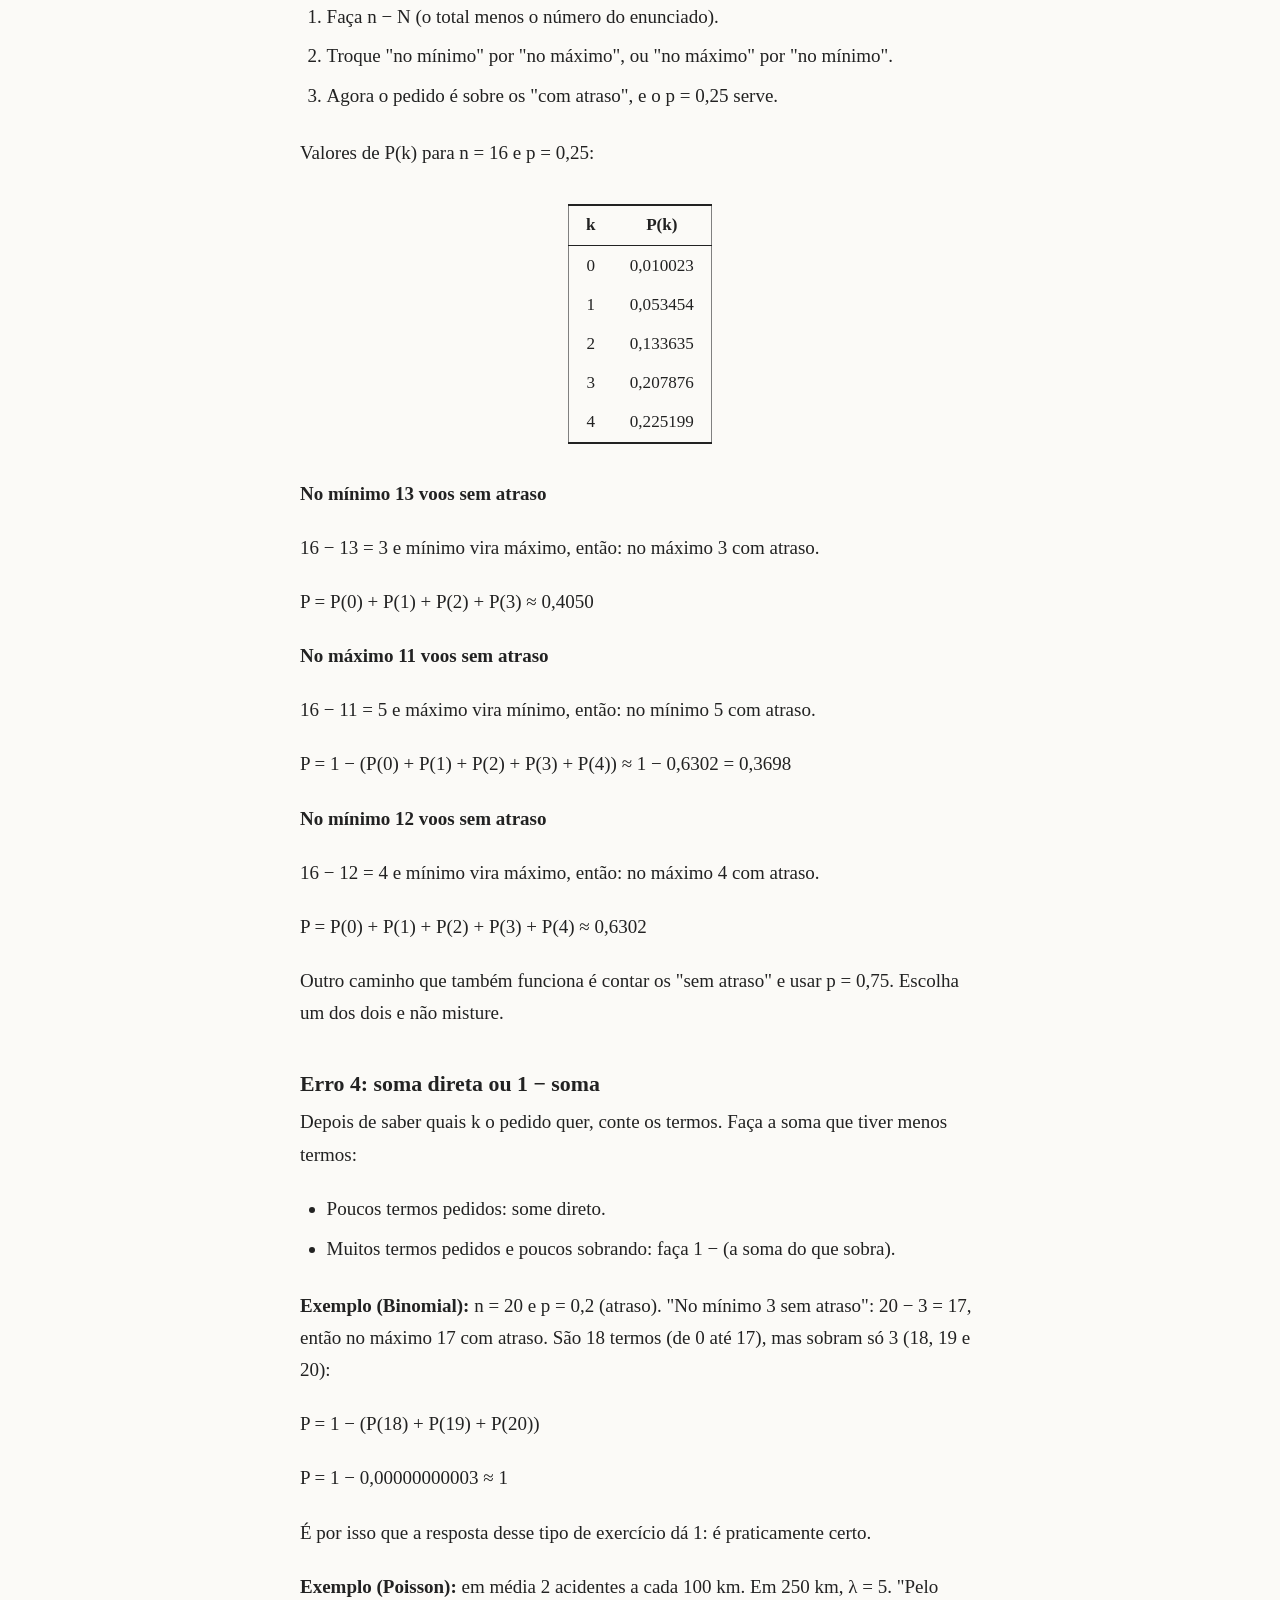
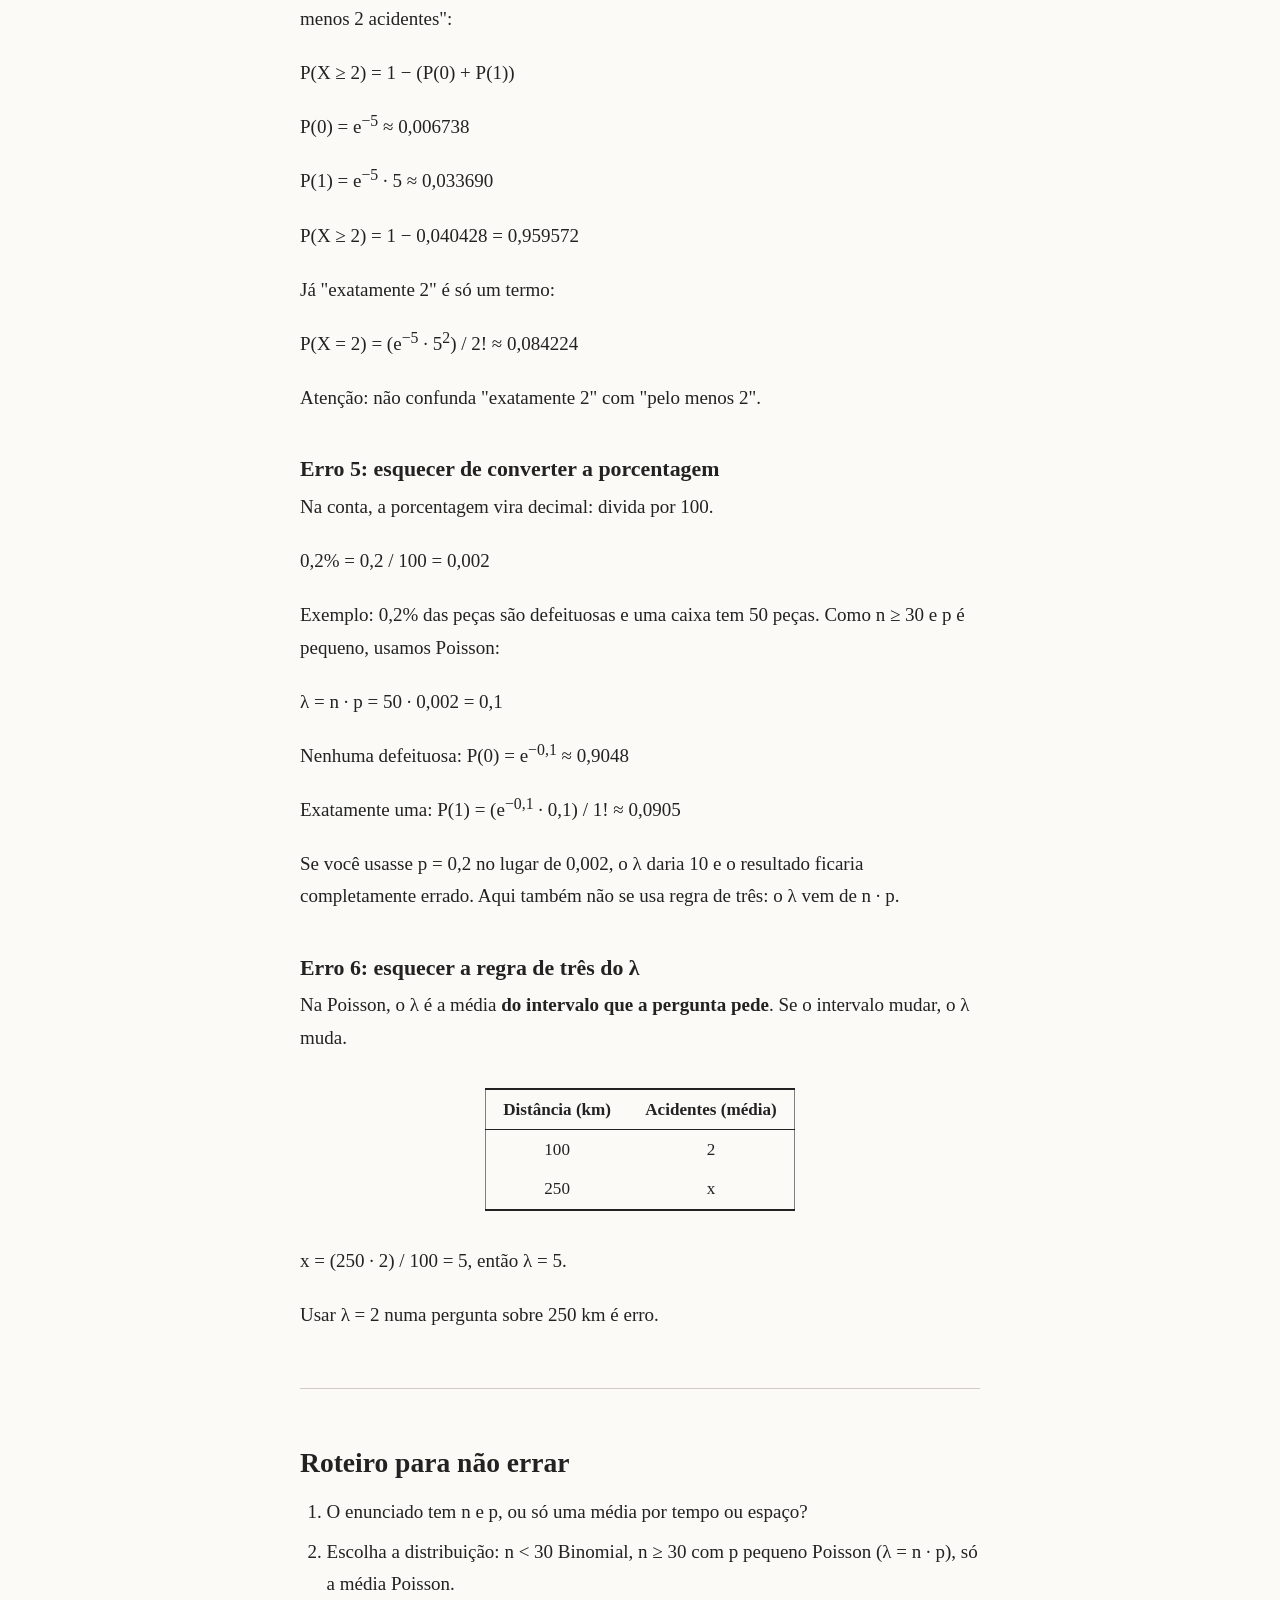
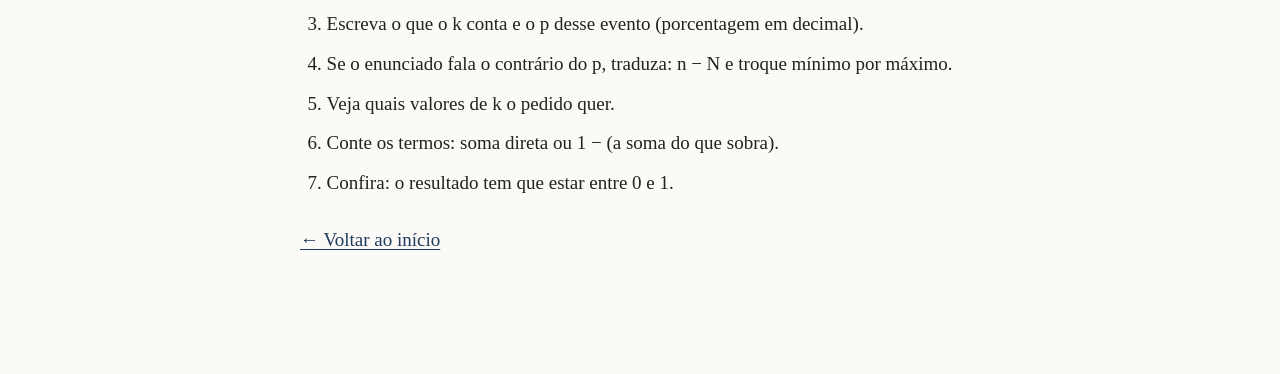
<file: blog/errosBinomialPoisson.html>
<!DOCTYPE html>
<html lang="pt-br">
<head>
    <meta charset="UTF-8">
    <meta name="viewport" content="width=device-width, initial-scale=1.0">
    <link rel="stylesheet" href="style.css">
    <title>Erros comuns: Binomial e Poisson</title>
</head>
<body>
    <p><a href="index.html">&larr; Voltar ao início</a></p>

    <h1>Erros comuns: Binomial e Poisson</h1>
    <p>Os erros que mais aparecem nos exercícios de Binomial e Poisson: qual distribuição escolher, quando dá para usar as duas e como não se perder em "no máximo", "no mínimo", "com" e "sem".</p>

    <h2>1. Qual distribuição usar</h2>
    <p>Olhe o que o enunciado entrega:</p>
    <table border="1">
        <thead>
            <tr>
                <th>O enunciado tem</th>
                <th>Use</th>
            </tr>
        </thead>
        <tbody>
            <tr><td>1 tentativa, sucesso ou fracasso</td><td>Bernoulli</td></tr>
            <tr><td>n tentativas e p, com n &lt; 30</td><td>Binomial</td></tr>
            <tr><td>n tentativas e p, com n &ge; 30 e p pequeno</td><td>Poisson, com &lambda; = n &middot; p</td></tr>
            <tr><td>Uma média por hora, minuto, km (tempo ou espaço) e nenhum n</td><td>Poisson, com &lambda; = a média</td></tr>
        </tbody>
    </table>
    <p><strong>O que é p pequeno?</strong> Não existe um número fixo. A regra mais usada é p &le; 0,1 (10% ou menos). Nos exercícios da folha aparecem valores como 0,2% e 0,5%. Se tiver dúvida, use o critério que o professor ensinou.</p>

    <h2>2. Quando dá para usar as duas</h2>
    <p>Quando há n e p, a Binomial sempre vale. O problema é que, com n grande, o C(n, k) e as potências ficam difíceis de calcular. Por isso, quando n &ge; 30 e p é pequeno, a Poisson dá quase o mesmo resultado com uma conta bem mais curta:</p>
    <p>&lambda; = n &middot; p</p>
    <p>Exemplo: n = 100 e p = 0,02, então &lambda; = 100 &middot; 0,02 = 2.</p>
    <table border="1">
        <thead>
            <tr>
                <th>k</th>
                <th>Binomial</th>
                <th>Poisson (&lambda; = 2)</th>
            </tr>
        </thead>
        <tbody>
            <tr><td>0</td><td>0,132620</td><td>0,135335</td></tr>
            <tr><td>1</td><td>0,270652</td><td>0,270671</td></tr>
            <tr><td>2</td><td>0,273414</td><td>0,270671</td></tr>
            <tr><td>3</td><td>0,182276</td><td>0,180447</td></tr>
        </tbody>
    </table>
    <p>Os valores ficam muito parecidos.</p>

    <h3>Quando NÃO usar a Poisson no lugar da Binomial</h3>
    <p>Se o p não é pequeno, a aproximação falha. Exemplo: n = 20 e p = 0,4, então &lambda; = 20 &middot; 0,4 = 8.</p>
    <table border="1">
        <thead>
            <tr>
                <th>k</th>
                <th>Binomial</th>
                <th>Poisson (&lambda; = 8)</th>
            </tr>
        </thead>
        <tbody>
            <tr><td>4</td><td>0,034991</td><td>0,057252</td></tr>
            <tr><td>8</td><td>0,179706</td><td>0,139587</td></tr>
        </tbody>
    </table>
    <p>Aqui as respostas são bem diferentes. Com n &lt; 30 ou p grande, fique na Binomial.</p>

    <h3>Quando só a Poisson serve</h3>
    <p>Se o enunciado só dá uma média por intervalo (por hora, por km) e não diz n, não existe Binomial. É Poisson, e o &lambda; é a própria média do intervalo da pergunta.</p>

    <hr>
    <h2>3. Os erros mais comuns</h2>

    <h3>Erro 1: o p não é do que o k conta</h3>
    <p>O p tem que ser a probabilidade do evento que o k conta. Antes de calcular, escreva:</p>
    <p>k = número de ... (com atraso, com defeito, acertos)</p>
    <p>p = probabilidade desse mesmo evento</p>
    <p>Se o enunciado dá 25% de atraso e o k conta voos com atraso, então p = 0,25. Se você quiser contar os voos sem atraso, o p seria 0,75. O erro é misturar: contar os sem atraso e usar p = 0,25.</p>

    <h3>Erro 2: no máximo, no mínimo, mais de e menos de</h3>
    <p>Para os n possíveis valores de k (0 até n), veja quais o enunciado pede:</p>
    <table border="1">
        <thead>
            <tr>
                <th>Pedido</th>
                <th>Quais k</th>
                <th>Conta</th>
            </tr>
        </thead>
        <tbody>
            <tr><td>Exatamente N</td><td>só N</td><td>P(N)</td></tr>
            <tr><td>No máximo N</td><td>0 até N</td><td>P(0) + ... + P(N)</td></tr>
            <tr><td>Menos de N</td><td>0 até N &minus; 1</td><td>P(0) + ... + P(N &minus; 1)</td></tr>
            <tr><td>No mínimo N (ou pelo menos N)</td><td>N até o fim</td><td>1 &minus; (P(0) + ... + P(N &minus; 1))</td></tr>
            <tr><td>Mais de N</td><td>N + 1 até o fim</td><td>1 &minus; (P(0) + ... + P(N))</td></tr>
        </tbody>
    </table>
    <p>Cuidado com "no máximo" e "menos de": no máximo 3 inclui o 3, menos de 3 não inclui. O mesmo vale para "no mínimo" e "mais de".</p>
    <p>Na <strong>Poisson</strong> não existe um último valor, k pode ser 0, 1, 2, 3 e assim por diante, sem parar. Por isso "no mínimo", "pelo menos" e "mais de" sempre usam o 1 &minus; (...). Já "no máximo" e "menos de" são somas diretas.</p>

    <h3>Erro 3: com e sem (o enunciado fala o contrário do p)</h3>
    <p>Exemplo: n = 16 voos e p = 0,25 de atraso. Aqui o k conta voos <strong>com atraso</strong>, mas o enunciado pergunta sobre voos <strong>sem atraso</strong>. Para não mudar o p, traduza o pedido:</p>
    <ol>
        <li>Faça n &minus; N (o total menos o número do enunciado).</li>
        <li>Troque "no mínimo" por "no máximo", ou "no máximo" por "no mínimo".</li>
        <li>Agora o pedido é sobre os "com atraso", e o p = 0,25 serve.</li>
    </ol>
    <p>Valores de P(k) para n = 16 e p = 0,25:</p>
    <table border="1">
        <thead>
            <tr>
                <th>k</th>
                <th>P(k)</th>
            </tr>
        </thead>
        <tbody>
            <tr><td>0</td><td>0,010023</td></tr>
            <tr><td>1</td><td>0,053454</td></tr>
            <tr><td>2</td><td>0,133635</td></tr>
            <tr><td>3</td><td>0,207876</td></tr>
            <tr><td>4</td><td>0,225199</td></tr>
        </tbody>
    </table>

    <p><strong>No mínimo 13 voos sem atraso</strong></p>
    <p>16 &minus; 13 = 3 e mínimo vira máximo, então: no máximo 3 com atraso.</p>
    <p>P = P(0) + P(1) + P(2) + P(3) &asymp; 0,4050</p>

    <p><strong>No máximo 11 voos sem atraso</strong></p>
    <p>16 &minus; 11 = 5 e máximo vira mínimo, então: no mínimo 5 com atraso.</p>
    <p>P = 1 &minus; (P(0) + P(1) + P(2) + P(3) + P(4)) &asymp; 1 &minus; 0,6302 = 0,3698</p>

    <p><strong>No mínimo 12 voos sem atraso</strong></p>
    <p>16 &minus; 12 = 4 e mínimo vira máximo, então: no máximo 4 com atraso.</p>
    <p>P = P(0) + P(1) + P(2) + P(3) + P(4) &asymp; 0,6302</p>

    <p>Outro caminho que também funciona é contar os "sem atraso" e usar p = 0,75. Escolha um dos dois e não misture.</p>

    <h3>Erro 4: soma direta ou 1 &minus; soma</h3>
    <p>Depois de saber quais k o pedido quer, conte os termos. Faça a soma que tiver menos termos:</p>
    <ul>
        <li>Poucos termos pedidos: some direto.</li>
        <li>Muitos termos pedidos e poucos sobrando: faça 1 &minus; (a soma do que sobra).</li>
    </ul>
    <p><strong>Exemplo (Binomial):</strong> n = 20 e p = 0,2 (atraso). "No mínimo 3 sem atraso": 20 &minus; 3 = 17, então no máximo 17 com atraso. São 18 termos (de 0 até 17), mas sobram só 3 (18, 19 e 20):</p>
    <p>P = 1 &minus; (P(18) + P(19) + P(20))</p>
    <p>P = 1 &minus; 0,00000000003 &asymp; 1</p>
    <p>É por isso que a resposta desse tipo de exercício dá 1: é praticamente certo.</p>

    <p><strong>Exemplo (Poisson):</strong> em média 2 acidentes a cada 100 km. Em 250 km, &lambda; = 5. "Pelo menos 2 acidentes":</p>
    <p>P(X &ge; 2) = 1 &minus; (P(0) + P(1))</p>
    <p>P(0) = e<sup>&minus;5</sup> &asymp; 0,006738</p>
    <p>P(1) = e<sup>&minus;5</sup> &middot; 5 &asymp; 0,033690</p>
    <p>P(X &ge; 2) = 1 &minus; 0,040428 = 0,959572</p>
    <p>Já "exatamente 2" é só um termo:</p>
    <p>P(X = 2) = (e<sup>&minus;5</sup> &middot; 5<sup>2</sup>) / 2! &asymp; 0,084224</p>
    <p>Atenção: não confunda "exatamente 2" com "pelo menos 2".</p>

    <h3>Erro 5: esquecer de converter a porcentagem</h3>
    <p>Na conta, a porcentagem vira decimal: divida por 100.</p>
    <p>0,2% = 0,2 / 100 = 0,002</p>
    <p>Exemplo: 0,2% das peças são defeituosas e uma caixa tem 50 peças. Como n &ge; 30 e p é pequeno, usamos Poisson:</p>
    <p>&lambda; = n &middot; p = 50 &middot; 0,002 = 0,1</p>
    <p>Nenhuma defeituosa: P(0) = e<sup>&minus;0,1</sup> &asymp; 0,9048</p>
    <p>Exatamente uma: P(1) = (e<sup>&minus;0,1</sup> &middot; 0,1) / 1! &asymp; 0,0905</p>
    <p>Se você usasse p = 0,2 no lugar de 0,002, o &lambda; daria 10 e o resultado ficaria completamente errado. Aqui também não se usa regra de três: o &lambda; vem de n &middot; p.</p>

    <h3>Erro 6: esquecer a regra de três do &lambda;</h3>
    <p>Na Poisson, o &lambda; é a média <strong>do intervalo que a pergunta pede</strong>. Se o intervalo mudar, o &lambda; muda.</p>
    <table border="1">
        <thead>
            <tr>
                <th>Distância (km)</th>
                <th>Acidentes (média)</th>
            </tr>
        </thead>
        <tbody>
            <tr><td>100</td><td>2</td></tr>
            <tr><td>250</td><td>x</td></tr>
        </tbody>
    </table>
    <p>x = (250 &middot; 2) / 100 = 5, então &lambda; = 5.</p>
    <p>Usar &lambda; = 2 numa pergunta sobre 250 km é erro.</p>

    <hr>
    <h2>Roteiro para não errar</h2>
    <ol>
        <li>O enunciado tem n e p, ou só uma média por tempo ou espaço?</li>
        <li>Escolha a distribuição: n &lt; 30 Binomial, n &ge; 30 com p pequeno Poisson (&lambda; = n &middot; p), só a média Poisson.</li>
        <li>Escreva o que o k conta e o p desse evento (porcentagem em decimal).</li>
        <li>Se o enunciado fala o contrário do p, traduza: n &minus; N e troque mínimo por máximo.</li>
        <li>Veja quais valores de k o pedido quer.</li>
        <li>Conte os termos: soma direta ou 1 &minus; (a soma do que sobra).</li>
        <li>Confira: o resultado tem que estar entre 0 e 1.</li>
    </ol>

    <p><a href="index.html">&larr; Voltar ao início</a></p>
</body>
</html>
</file>
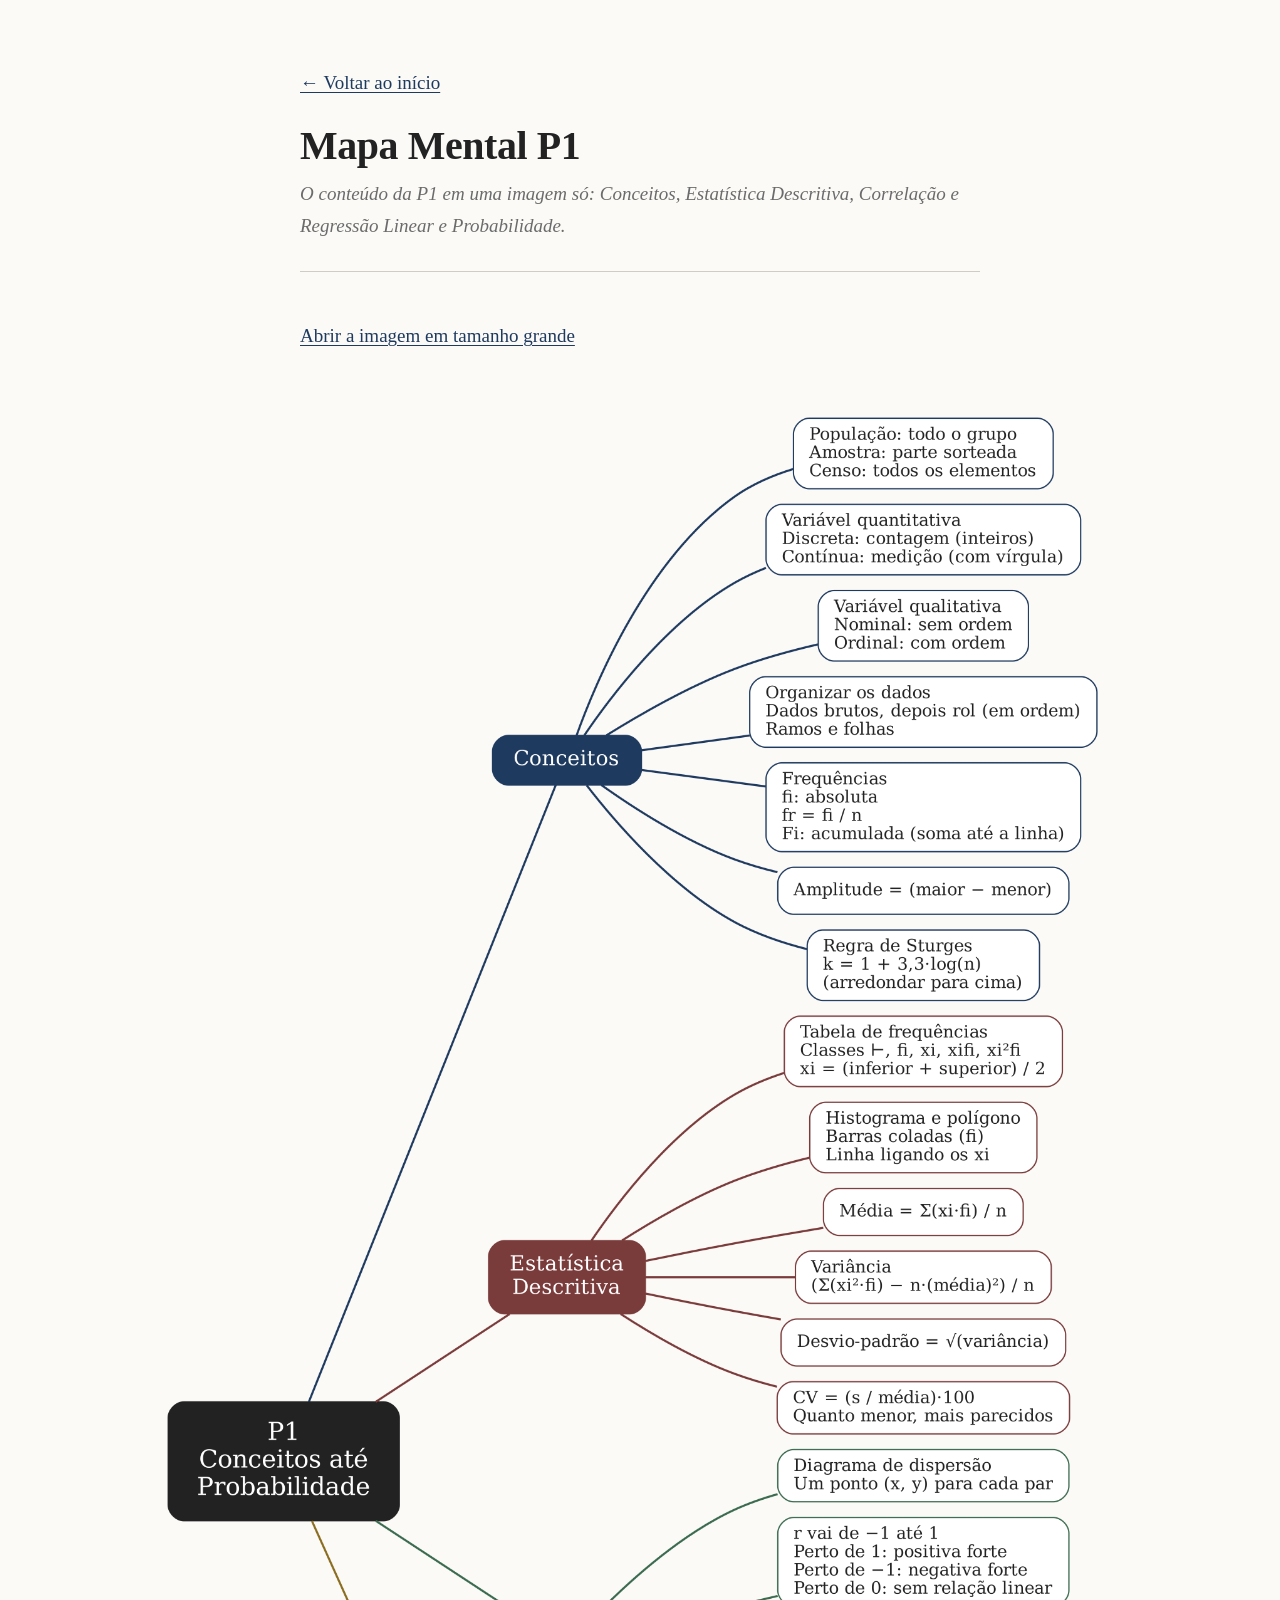
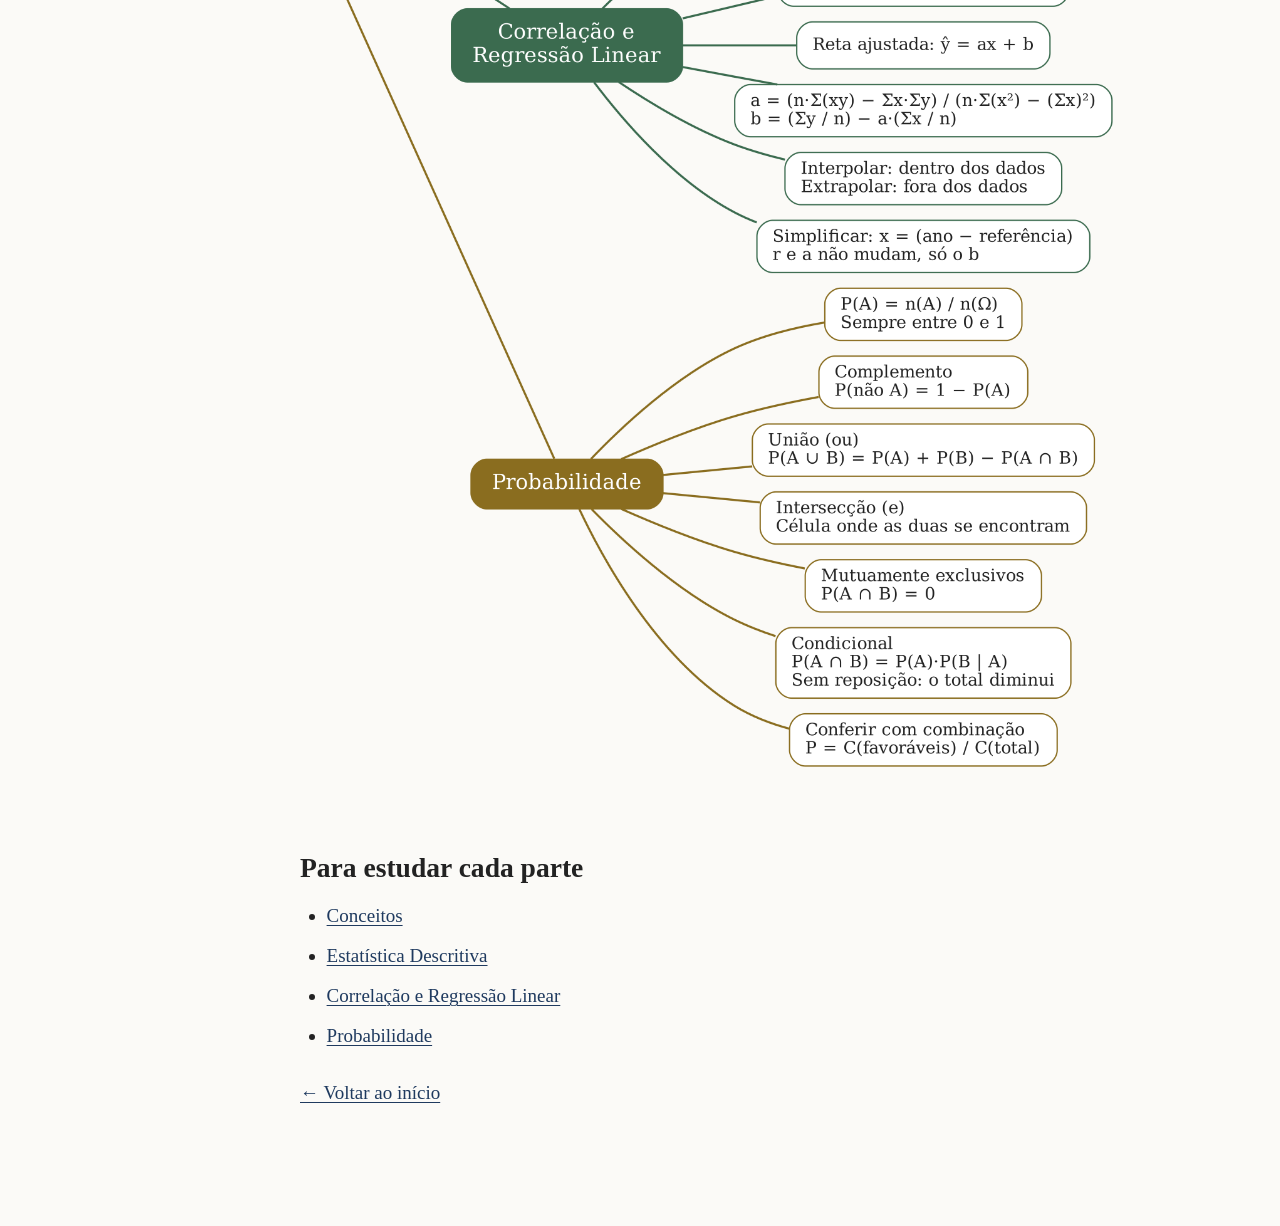
<file: blog/mapaMentalP1.html>
<!DOCTYPE html>
<html lang="pt-br">
<head>
    <meta charset="UTF-8">
    <meta name="viewport" content="width=device-width, initial-scale=1.0">
    <link rel="stylesheet" href="style.css">
    <title>Mapa Mental P1</title>
</head>
<body>
    <p><a href="index.html">&larr; Voltar ao início</a></p>

    <h1>Mapa Mental P1</h1>
    <p>O conteúdo da P1 em uma imagem só: Conceitos, Estatística Descritiva, Correlação e Regressão Linear e Probabilidade.</p>

    <p><a href="mapa_p1.png" target="_blank">Abrir a imagem em tamanho grande</a></p>
    <img class="mapa" src="mapa_p1.png" alt="Mapa mental da P1, de Conceitos até Probabilidade">

    <h2>Para estudar cada parte</h2>
    <ul>
        <li><a href="conceitos.html">Conceitos</a></li>
        <li><a href="descritiva.html">Estatística Descritiva</a></li>
        <li><a href="correlacaoRegressaoLinear.html">Correlação e Regressão Linear</a></li>
        <li><a href="probabilidade.html">Probabilidade</a></li>
    </ul>

    <p><a href="index.html">&larr; Voltar ao início</a></p>
</body>
</html>
</file>
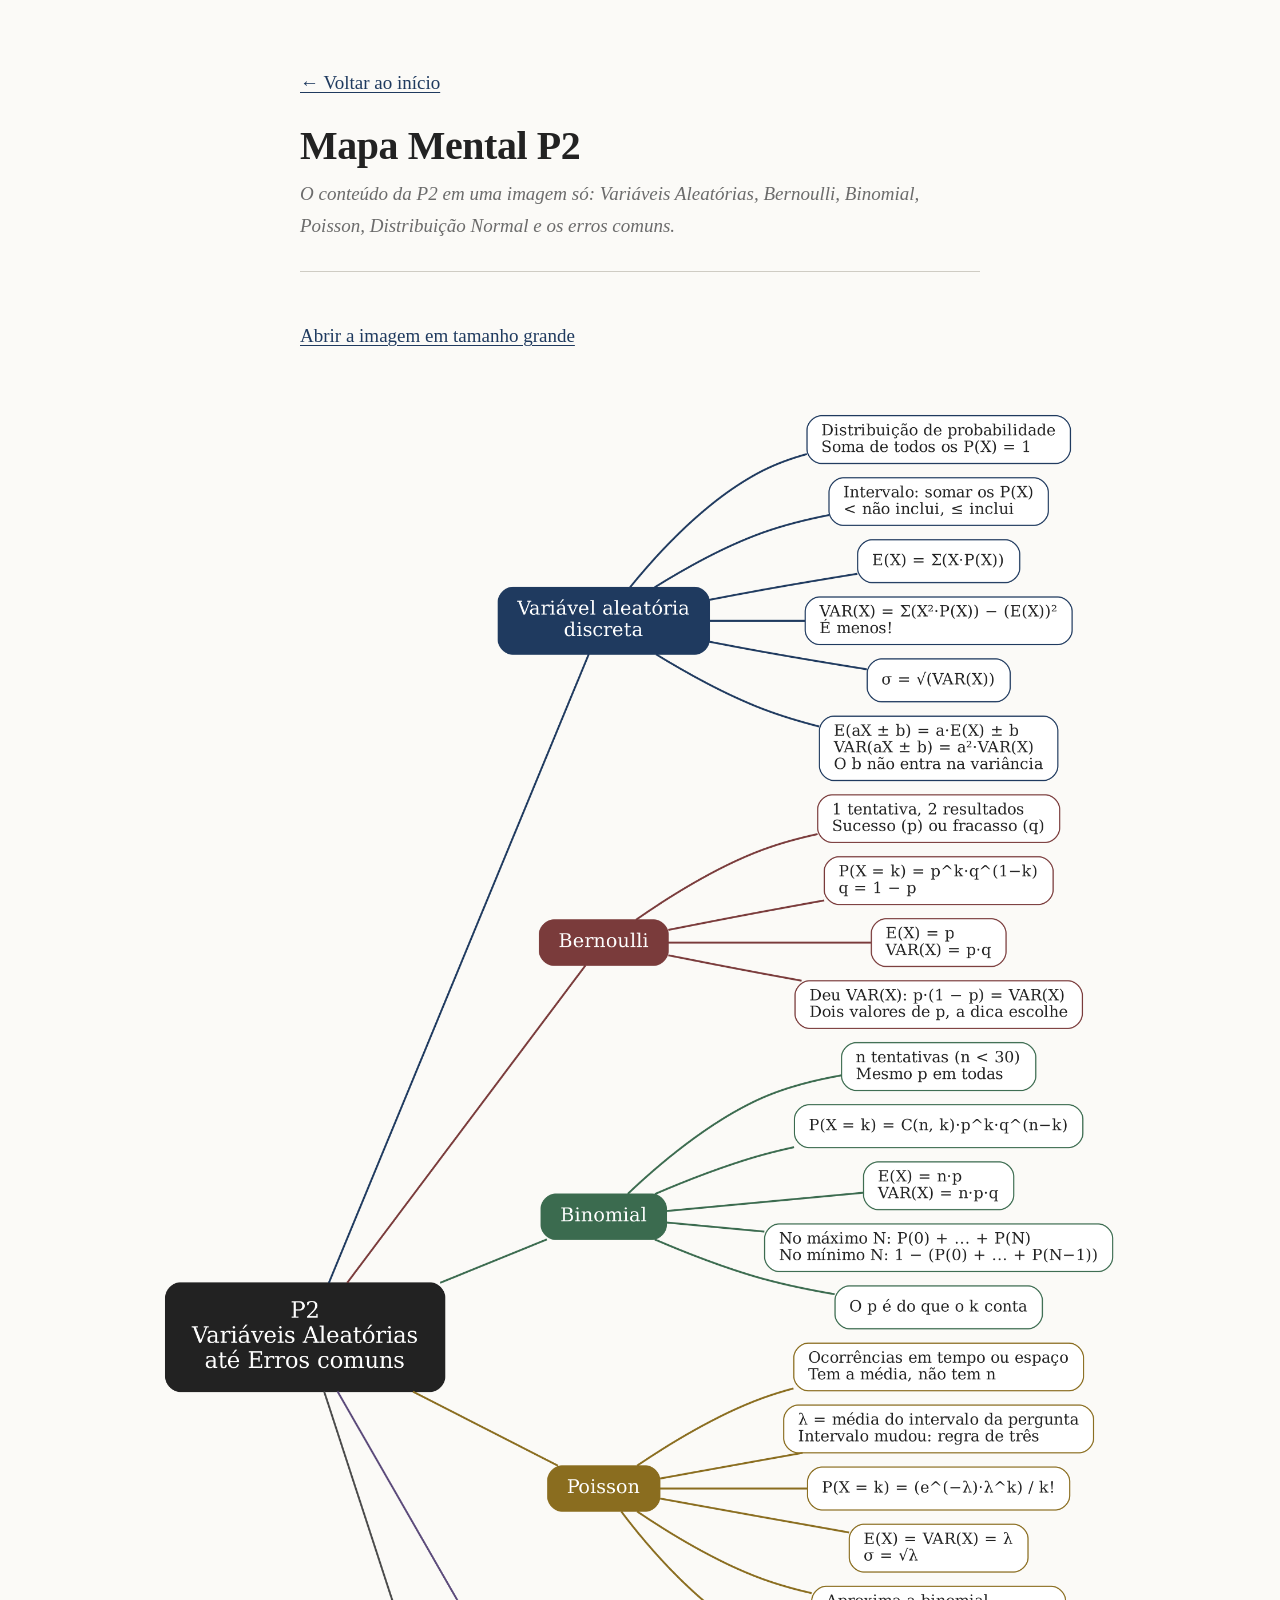
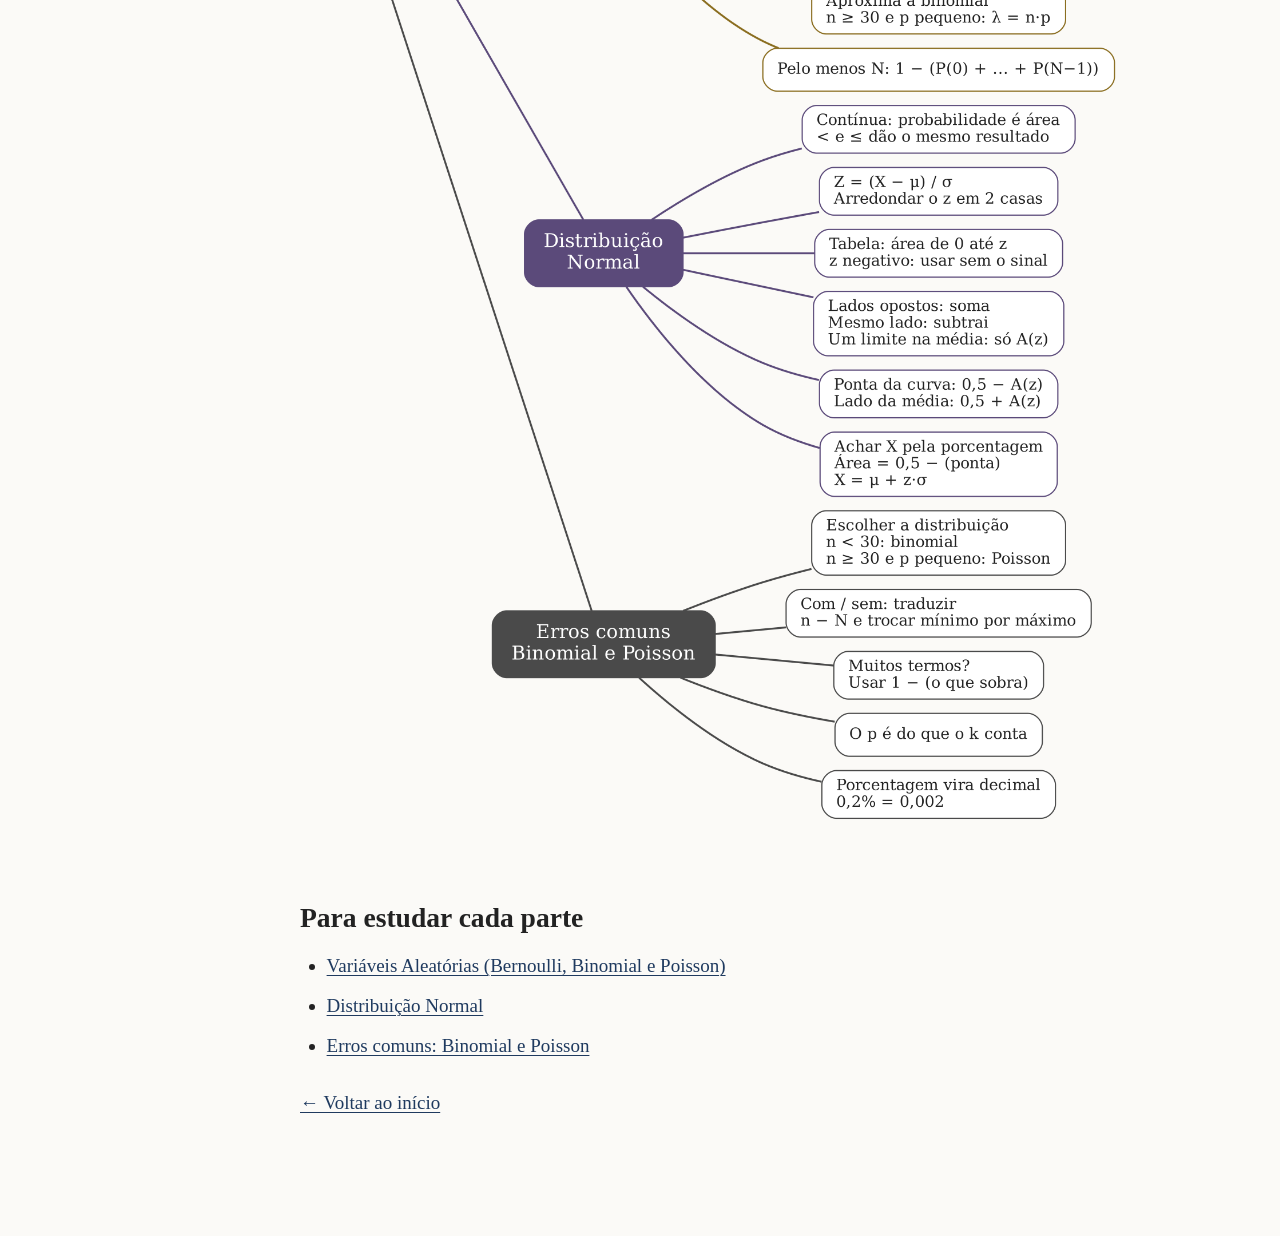
<file: blog/mapaMentalP2.html>
<!DOCTYPE html>
<html lang="pt-br">
<head>
    <meta charset="UTF-8">
    <meta name="viewport" content="width=device-width, initial-scale=1.0">
    <link rel="stylesheet" href="style.css">
    <title>Mapa Mental P2</title>
</head>
<body>
    <p><a href="index.html">&larr; Voltar ao início</a></p>

    <h1>Mapa Mental P2</h1>
    <p>O conteúdo da P2 em uma imagem só: Variáveis Aleatórias, Bernoulli, Binomial, Poisson, Distribuição Normal e os erros comuns.</p>

    <p><a href="mapa_p2.png" target="_blank">Abrir a imagem em tamanho grande</a></p>
    <img class="mapa" src="mapa_p2.png" alt="Mapa mental da P2, de Variáveis Aleatórias até os erros comuns">

    <h2>Para estudar cada parte</h2>
    <ul>
        <li><a href="varAleatorias.html">Variáveis Aleatórias (Bernoulli, Binomial e Poisson)</a></li>
        <li><a href="distribuicaoNormal.html">Distribuição Normal</a></li>
        <li><a href="errosBinomialPoisson.html">Erros comuns: Binomial e Poisson</a></li>
    </ul>

    <p><a href="index.html">&larr; Voltar ao início</a></p>
</body>
</html>
</file>
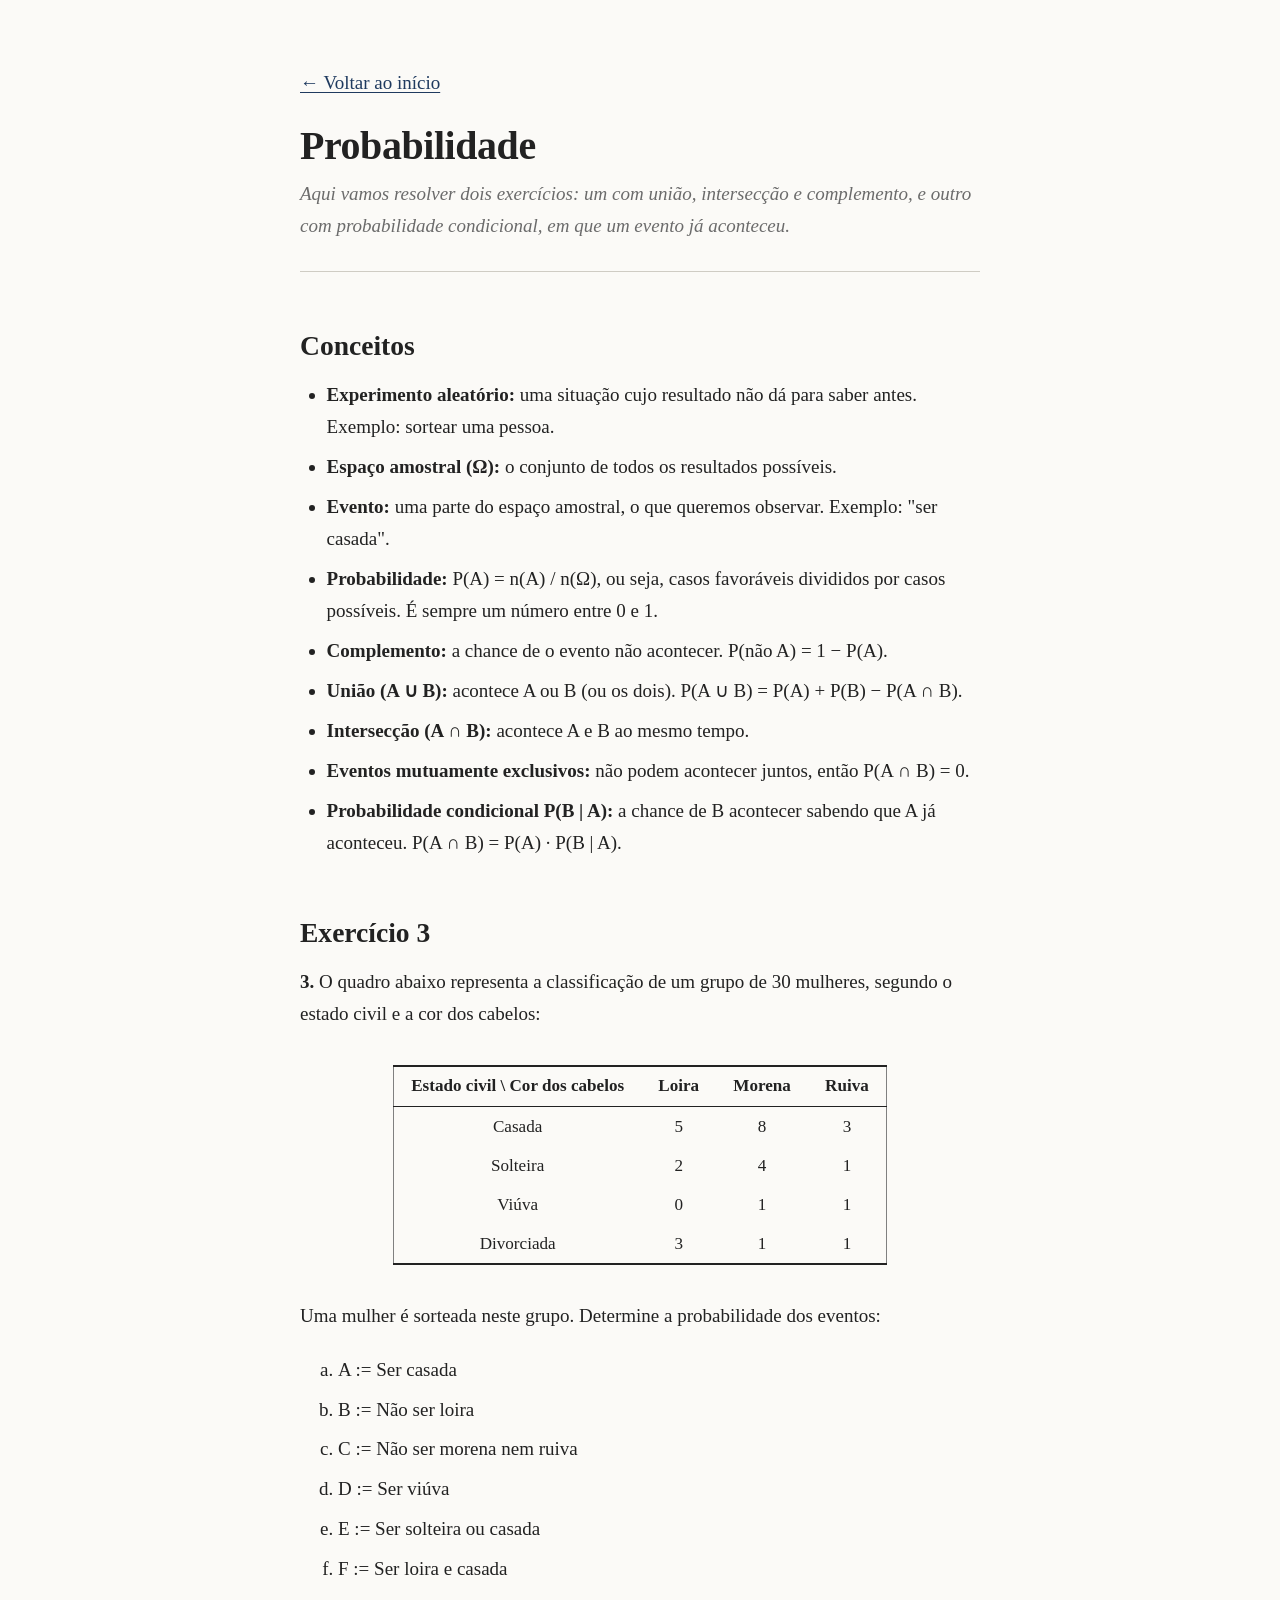
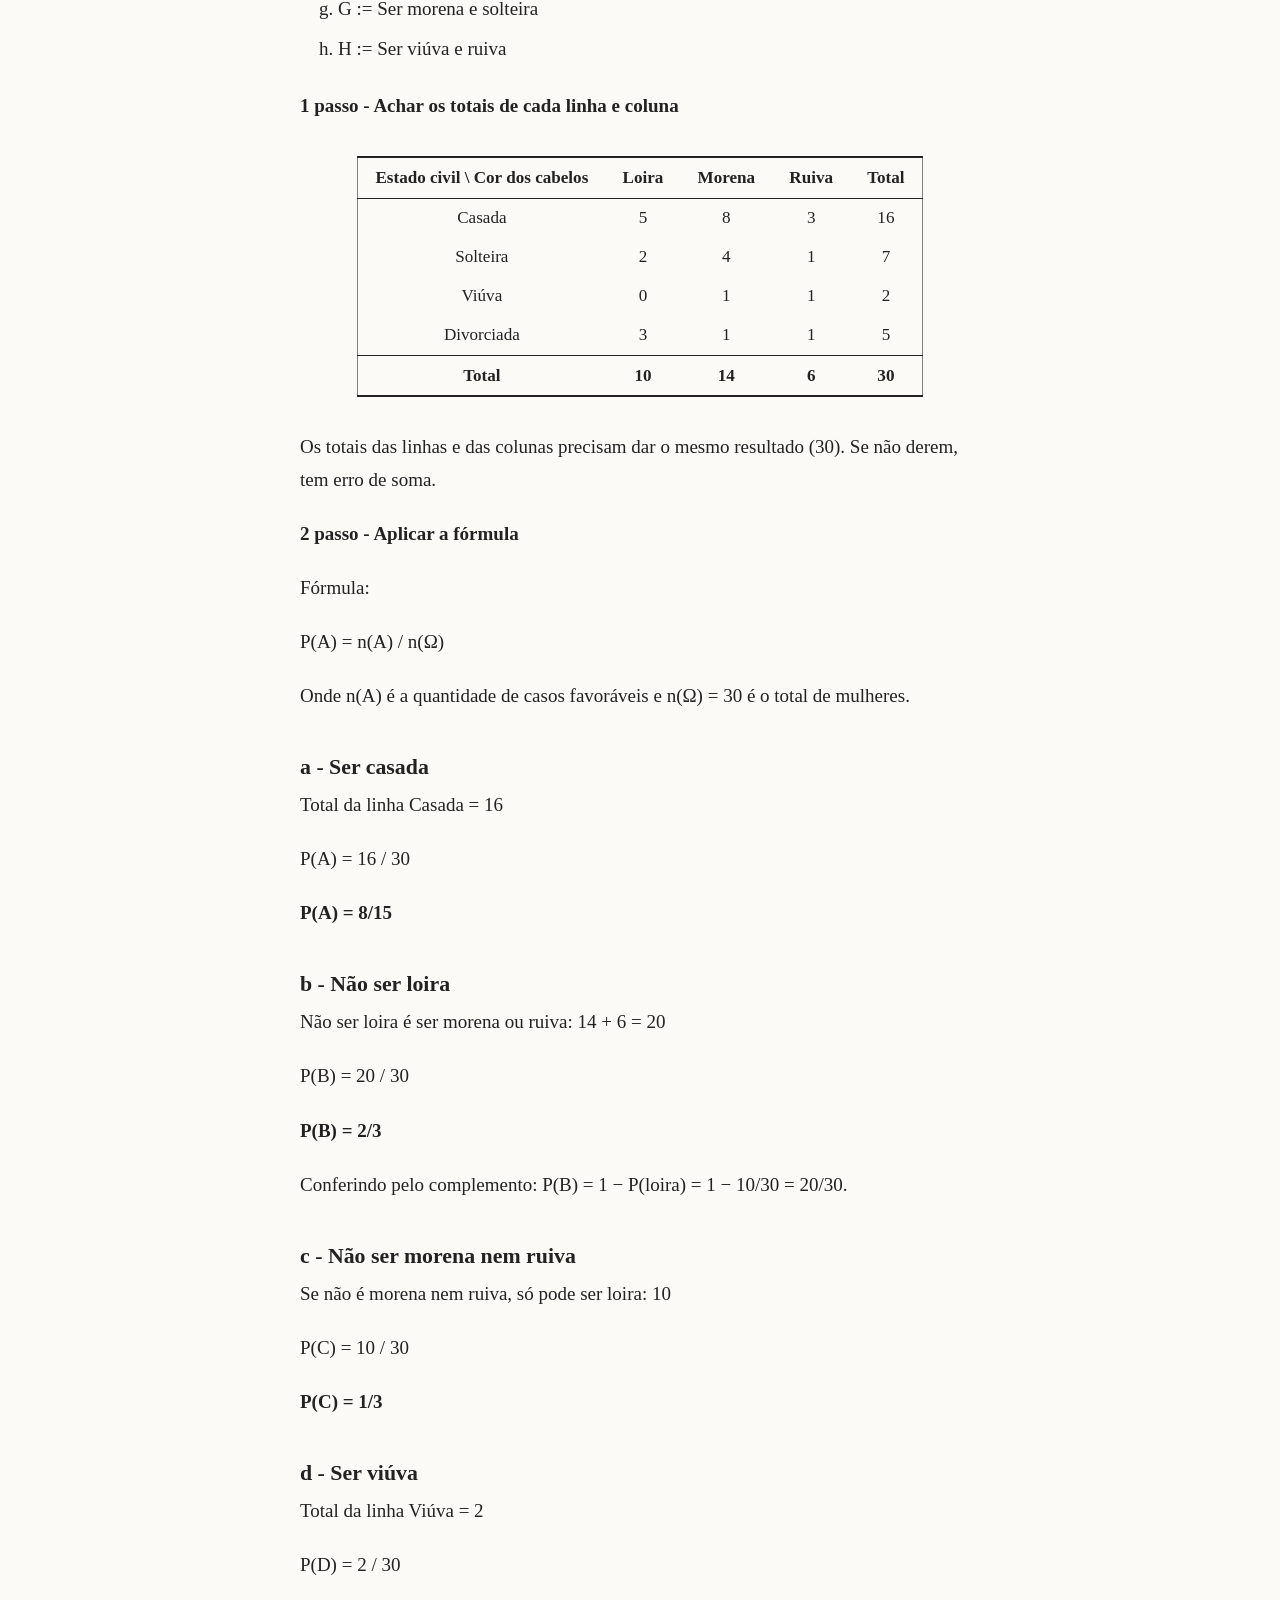
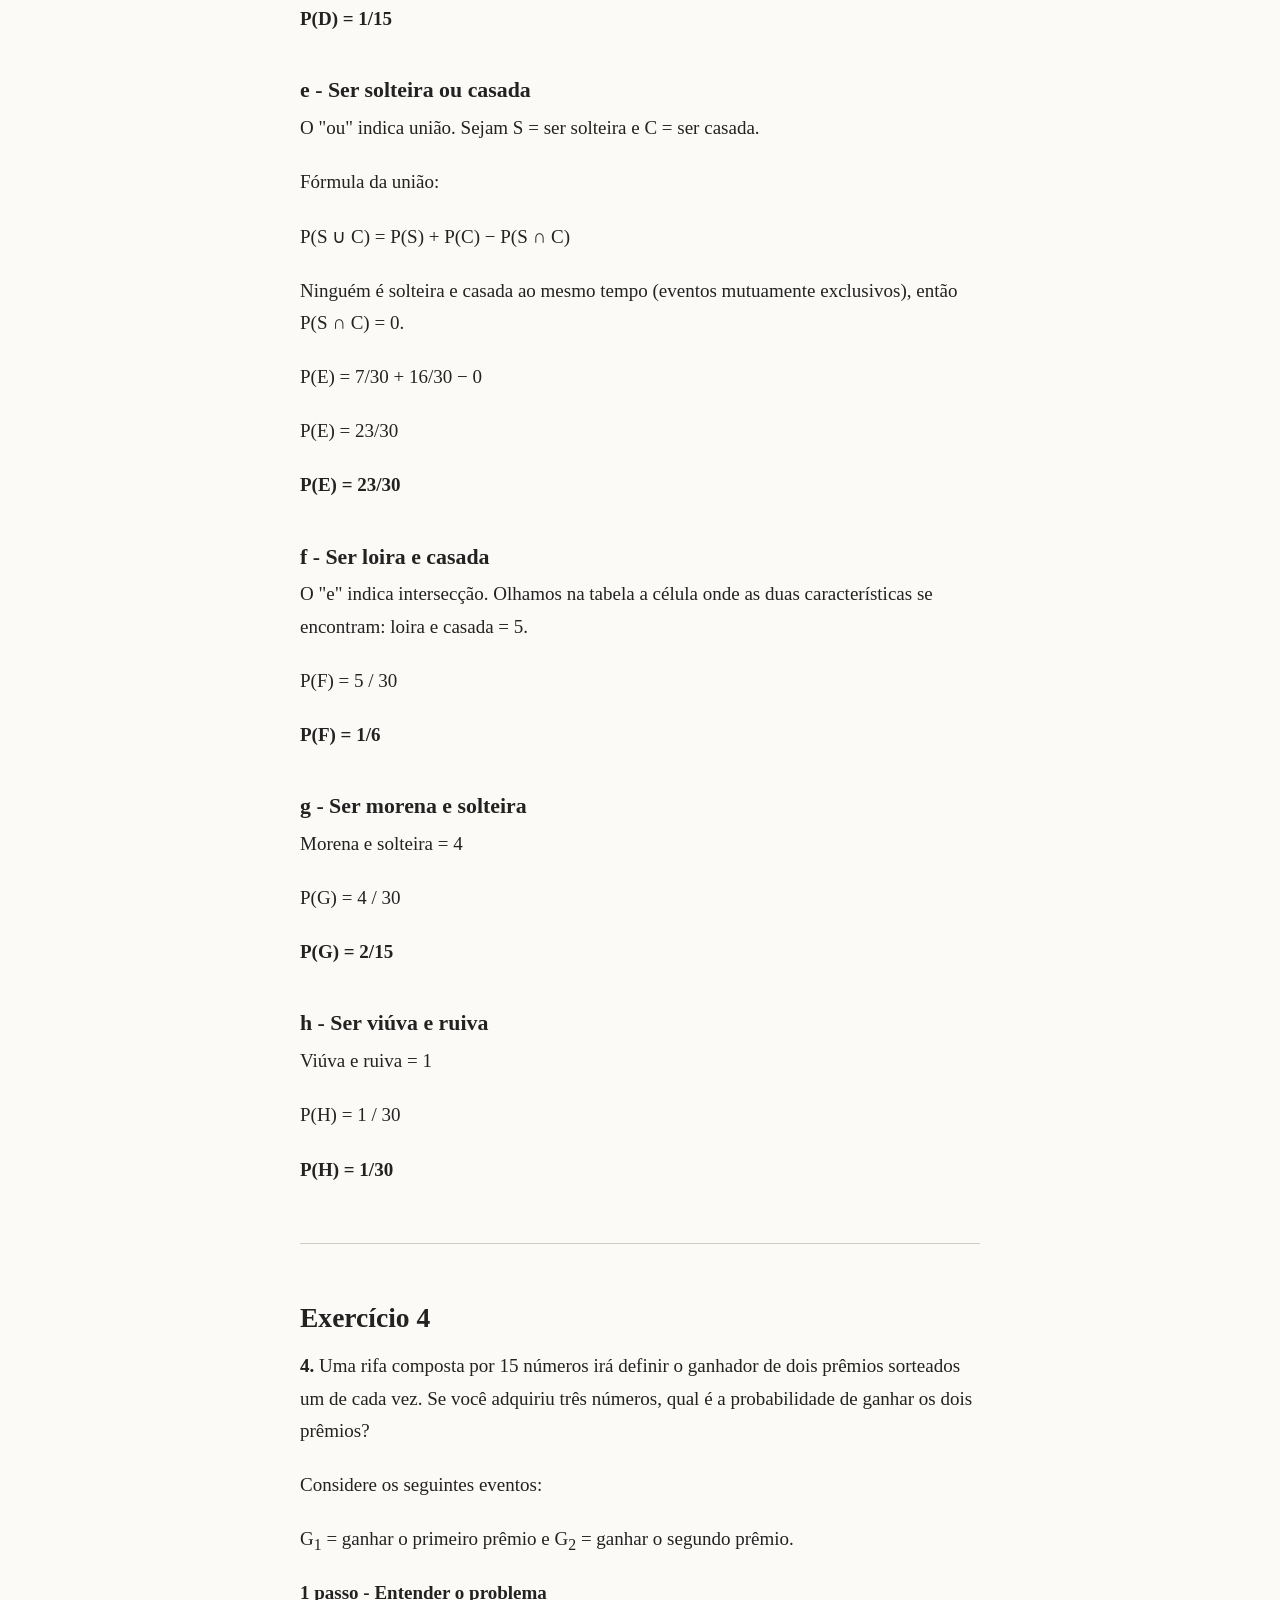
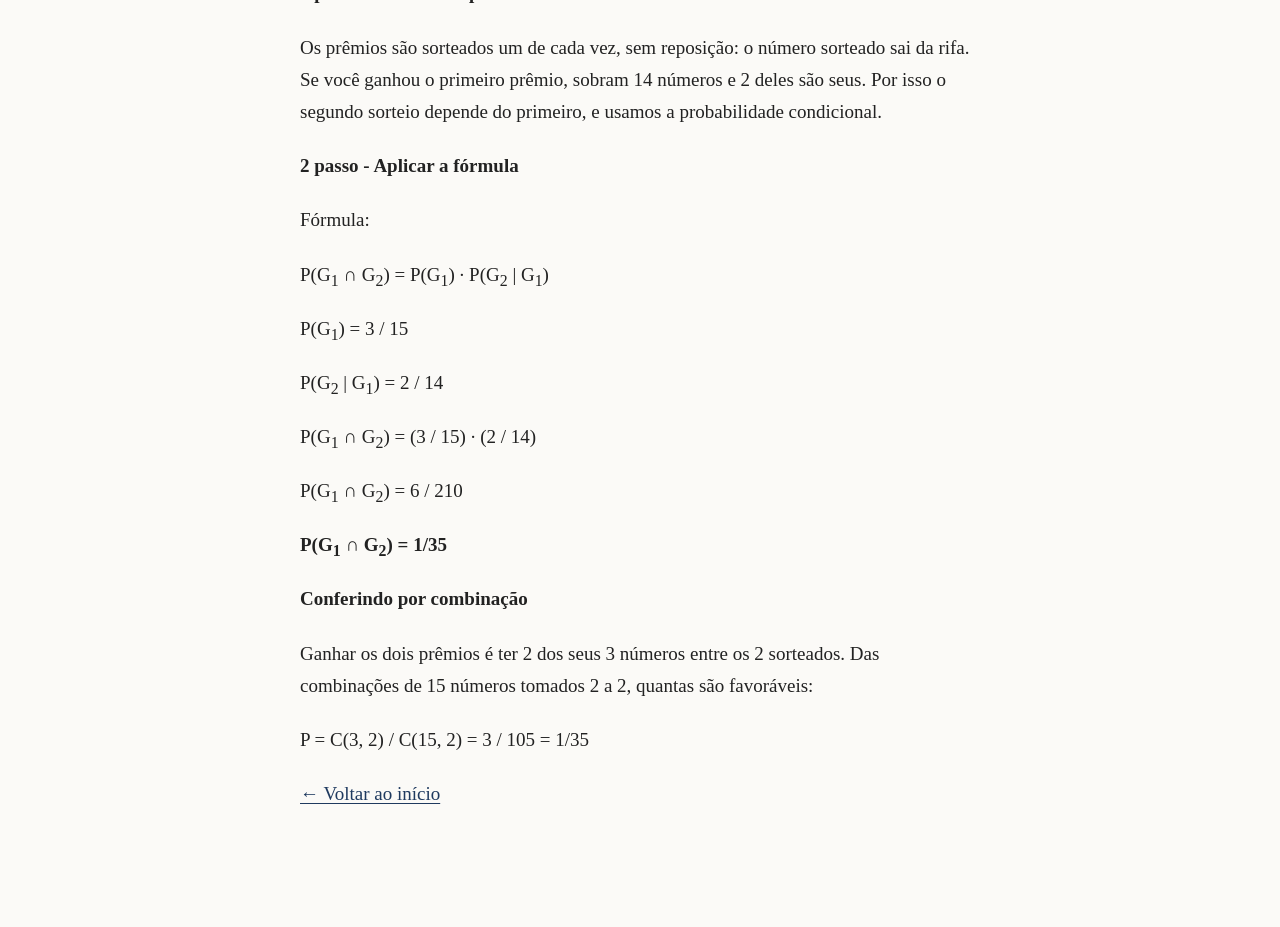
<file: blog/probabilidade.html>
<!DOCTYPE html>
<html lang="pt-br">
<head>
    <meta charset="UTF-8">
    <meta name="viewport" content="width=device-width, initial-scale=1.0">
    <link rel="stylesheet" href="style.css">
    <title>Probabilidade</title>
</head>
<body>
    <p><a href="index.html">&larr; Voltar ao início</a></p>

    <h1>Probabilidade</h1>
    <p>Aqui vamos resolver dois exercícios: um com união, intersecção e complemento, e outro com probabilidade condicional, em que um evento já aconteceu.</p>

    <h2>Conceitos</h2>
    <ul>
        <li><strong>Experimento aleatório:</strong> uma situação cujo resultado não dá para saber antes. Exemplo: sortear uma pessoa.</li>
        <li><strong>Espaço amostral (&Omega;):</strong> o conjunto de todos os resultados possíveis.</li>
        <li><strong>Evento:</strong> uma parte do espaço amostral, o que queremos observar. Exemplo: "ser casada".</li>
        <li><strong>Probabilidade:</strong> P(A) = n(A) / n(&Omega;), ou seja, casos favoráveis divididos por casos possíveis. É sempre um número entre 0 e 1.</li>
        <li><strong>Complemento:</strong> a chance de o evento não acontecer. P(não A) = 1 &minus; P(A).</li>
        <li><strong>União (A &cup; B):</strong> acontece A ou B (ou os dois). P(A &cup; B) = P(A) + P(B) &minus; P(A &cap; B).</li>
        <li><strong>Intersecção (A &cap; B):</strong> acontece A e B ao mesmo tempo.</li>
        <li><strong>Eventos mutuamente exclusivos:</strong> não podem acontecer juntos, então P(A &cap; B) = 0.</li>
        <li><strong>Probabilidade condicional P(B | A):</strong> a chance de B acontecer sabendo que A já aconteceu. P(A &cap; B) = P(A) &middot; P(B | A).</li>
    </ul>

    <h2>Exercício 3</h2>

    <p><strong>3.</strong> O quadro abaixo representa a classificação de um grupo de 30 mulheres, segundo o estado civil e a cor dos cabelos:</p>

    <table border="1">
        <thead>
            <tr>
                <th>Estado civil \ Cor dos cabelos</th>
                <th>Loira</th>
                <th>Morena</th>
                <th>Ruiva</th>
            </tr>
        </thead>
        <tbody>
            <tr><td>Casada</td><td>5</td><td>8</td><td>3</td></tr>
            <tr><td>Solteira</td><td>2</td><td>4</td><td>1</td></tr>
            <tr><td>Viúva</td><td>0</td><td>1</td><td>1</td></tr>
            <tr><td>Divorciada</td><td>3</td><td>1</td><td>1</td></tr>
        </tbody>
    </table>

    <p>Uma mulher é sorteada neste grupo. Determine a probabilidade dos eventos:</p>
    <ol class="alternativas">
        <li>A := Ser casada</li>
        <li>B := Não ser loira</li>
        <li>C := Não ser morena nem ruiva</li>
        <li>D := Ser viúva</li>
        <li>E := Ser solteira ou casada</li>
        <li>F := Ser loira e casada</li>
        <li>G := Ser morena e solteira</li>
        <li>H := Ser viúva e ruiva</li>
    </ol>

    <p><strong>1 passo - Achar os totais de cada linha e coluna</strong></p>
    <table border="1">
        <thead>
            <tr>
                <th>Estado civil \ Cor dos cabelos</th>
                <th>Loira</th>
                <th>Morena</th>
                <th>Ruiva</th>
                <th>Total</th>
            </tr>
        </thead>
        <tbody>
            <tr><td>Casada</td><td>5</td><td>8</td><td>3</td><td>16</td></tr>
            <tr><td>Solteira</td><td>2</td><td>4</td><td>1</td><td>7</td></tr>
            <tr><td>Viúva</td><td>0</td><td>1</td><td>1</td><td>2</td></tr>
            <tr><td>Divorciada</td><td>3</td><td>1</td><td>1</td><td>5</td></tr>
        </tbody>
        <tfoot>
            <tr><td>Total</td><td>10</td><td>14</td><td>6</td><td>30</td></tr>
        </tfoot>
    </table>
    <p>Os totais das linhas e das colunas precisam dar o mesmo resultado (30). Se não derem, tem erro de soma.</p>

    <p><strong>2 passo - Aplicar a fórmula</strong></p>
    <p>Fórmula:</p>
    <p>P(A) = n(A) / n(&Omega;)</p>
    <p>Onde n(A) é a quantidade de casos favoráveis e n(&Omega;) = 30 é o total de mulheres.</p>

    <h3>a - Ser casada</h3>
    <p>Total da linha Casada = 16</p>
    <p>P(A) = 16 / 30</p>
    <p><strong>P(A) = 8/15</strong></p>

    <h3>b - Não ser loira</h3>
    <p>Não ser loira é ser morena ou ruiva: 14 + 6 = 20</p>
    <p>P(B) = 20 / 30</p>
    <p><strong>P(B) = 2/3</strong></p>
    <p>Conferindo pelo complemento: P(B) = 1 &minus; P(loira) = 1 &minus; 10/30 = 20/30.</p>

    <h3>c - Não ser morena nem ruiva</h3>
    <p>Se não é morena nem ruiva, só pode ser loira: 10</p>
    <p>P(C) = 10 / 30</p>
    <p><strong>P(C) = 1/3</strong></p>

    <h3>d - Ser viúva</h3>
    <p>Total da linha Viúva = 2</p>
    <p>P(D) = 2 / 30</p>
    <p><strong>P(D) = 1/15</strong></p>

    <h3>e - Ser solteira ou casada</h3>
    <p>O "ou" indica união. Sejam S = ser solteira e C = ser casada.</p>
    <p>Fórmula da união:</p>
    <p>P(S &cup; C) = P(S) + P(C) &minus; P(S &cap; C)</p>
    <p>Ninguém é solteira e casada ao mesmo tempo (eventos mutuamente exclusivos), então P(S &cap; C) = 0.</p>
    <p>P(E) = 7/30 + 16/30 &minus; 0</p>
    <p>P(E) = 23/30</p>
    <p><strong>P(E) = 23/30</strong></p>

    <h3>f - Ser loira e casada</h3>
    <p>O "e" indica intersecção. Olhamos na tabela a célula onde as duas características se encontram: loira e casada = 5.</p>
    <p>P(F) = 5 / 30</p>
    <p><strong>P(F) = 1/6</strong></p>

    <h3>g - Ser morena e solteira</h3>
    <p>Morena e solteira = 4</p>
    <p>P(G) = 4 / 30</p>
    <p><strong>P(G) = 2/15</strong></p>

    <h3>h - Ser viúva e ruiva</h3>
    <p>Viúva e ruiva = 1</p>
    <p>P(H) = 1 / 30</p>
    <p><strong>P(H) = 1/30</strong></p>

    <hr>
    <h2>Exercício 4</h2>

    <p><strong>4.</strong> Uma rifa composta por 15 números irá definir o ganhador de dois prêmios sorteados um de cada vez. Se você adquiriu três números, qual é a probabilidade de ganhar os dois prêmios?</p>
    <p>Considere os seguintes eventos:</p>
    <p>G<sub>1</sub> = ganhar o primeiro prêmio e G<sub>2</sub> = ganhar o segundo prêmio.</p>

    <p><strong>1 passo - Entender o problema</strong></p>
    <p>Os prêmios são sorteados um de cada vez, sem reposição: o número sorteado sai da rifa. Se você ganhou o primeiro prêmio, sobram 14 números e 2 deles são seus. Por isso o segundo sorteio depende do primeiro, e usamos a probabilidade condicional.</p>

    <p><strong>2 passo - Aplicar a fórmula</strong></p>
    <p>Fórmula:</p>
    <p>P(G<sub>1</sub> &cap; G<sub>2</sub>) = P(G<sub>1</sub>) &middot; P(G<sub>2</sub> | G<sub>1</sub>)</p>
    <p>P(G<sub>1</sub>) = 3 / 15</p>
    <p>P(G<sub>2</sub> | G<sub>1</sub>) = 2 / 14</p>
    <p>P(G<sub>1</sub> &cap; G<sub>2</sub>) = (3 / 15) &middot; (2 / 14)</p>
    <p>P(G<sub>1</sub> &cap; G<sub>2</sub>) = 6 / 210</p>
    <p><strong>P(G<sub>1</sub> &cap; G<sub>2</sub>) = 1/35</strong></p>

    <p><strong>Conferindo por combinação</strong></p>
    <p>Ganhar os dois prêmios é ter 2 dos seus 3 números entre os 2 sorteados. Das combinações de 15 números tomados 2 a 2, quantas são favoráveis:</p>
    <p>P = C(3, 2) / C(15, 2) = 3 / 105 = 1/35</p>

    <p><a href="index.html">&larr; Voltar ao início</a></p>
</body>
</html>
</file>
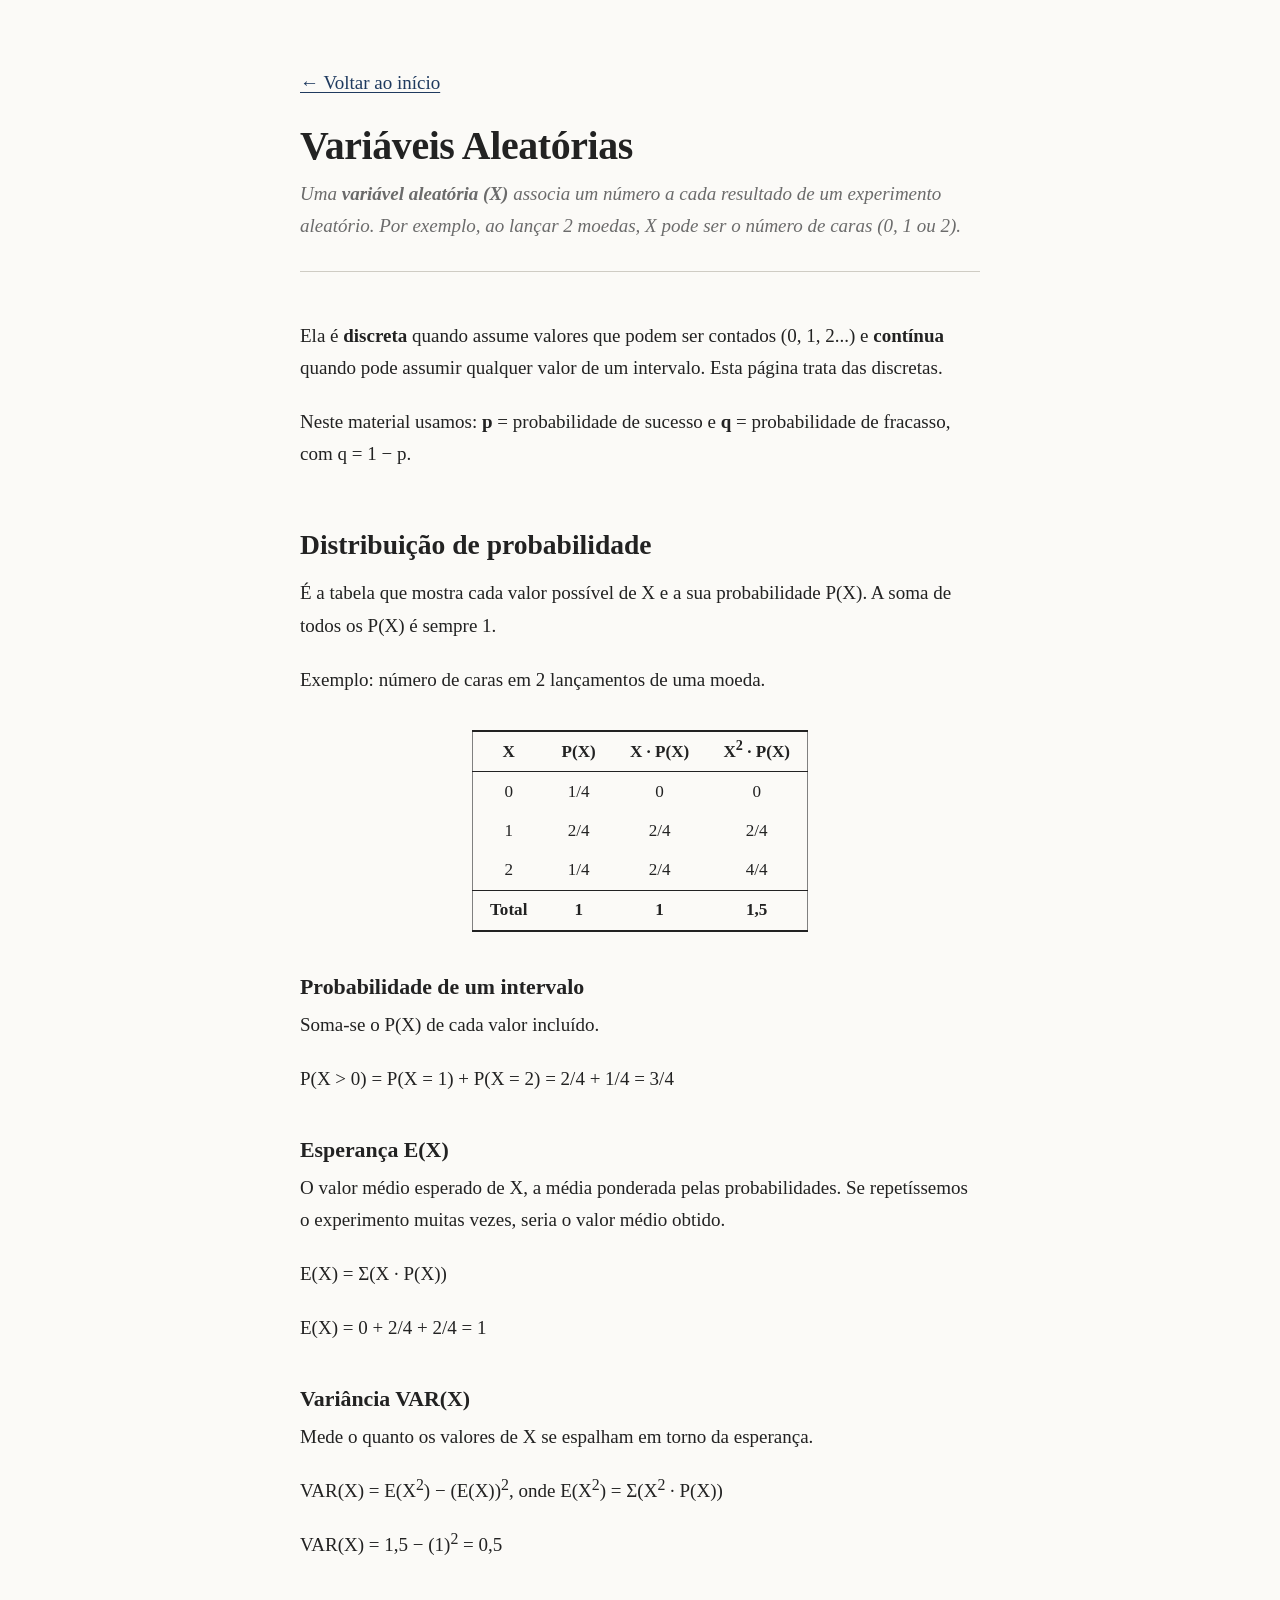
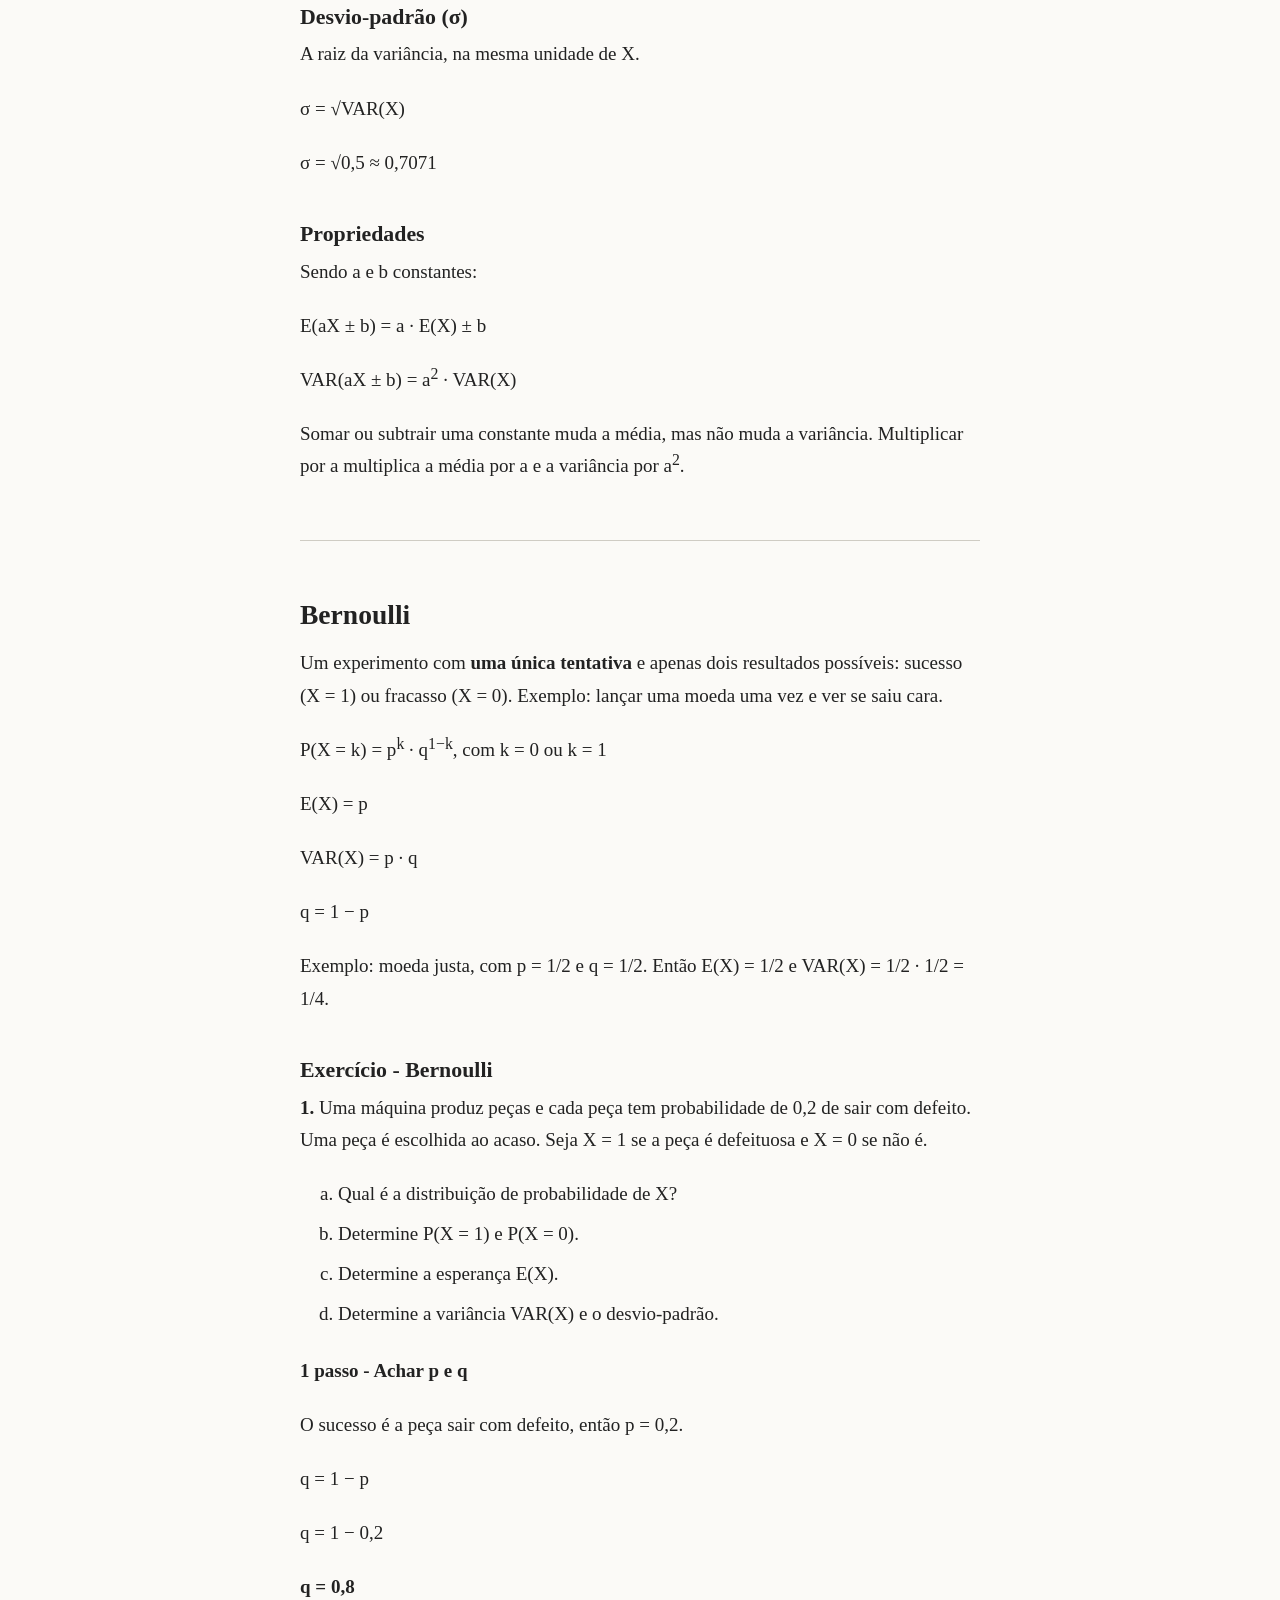
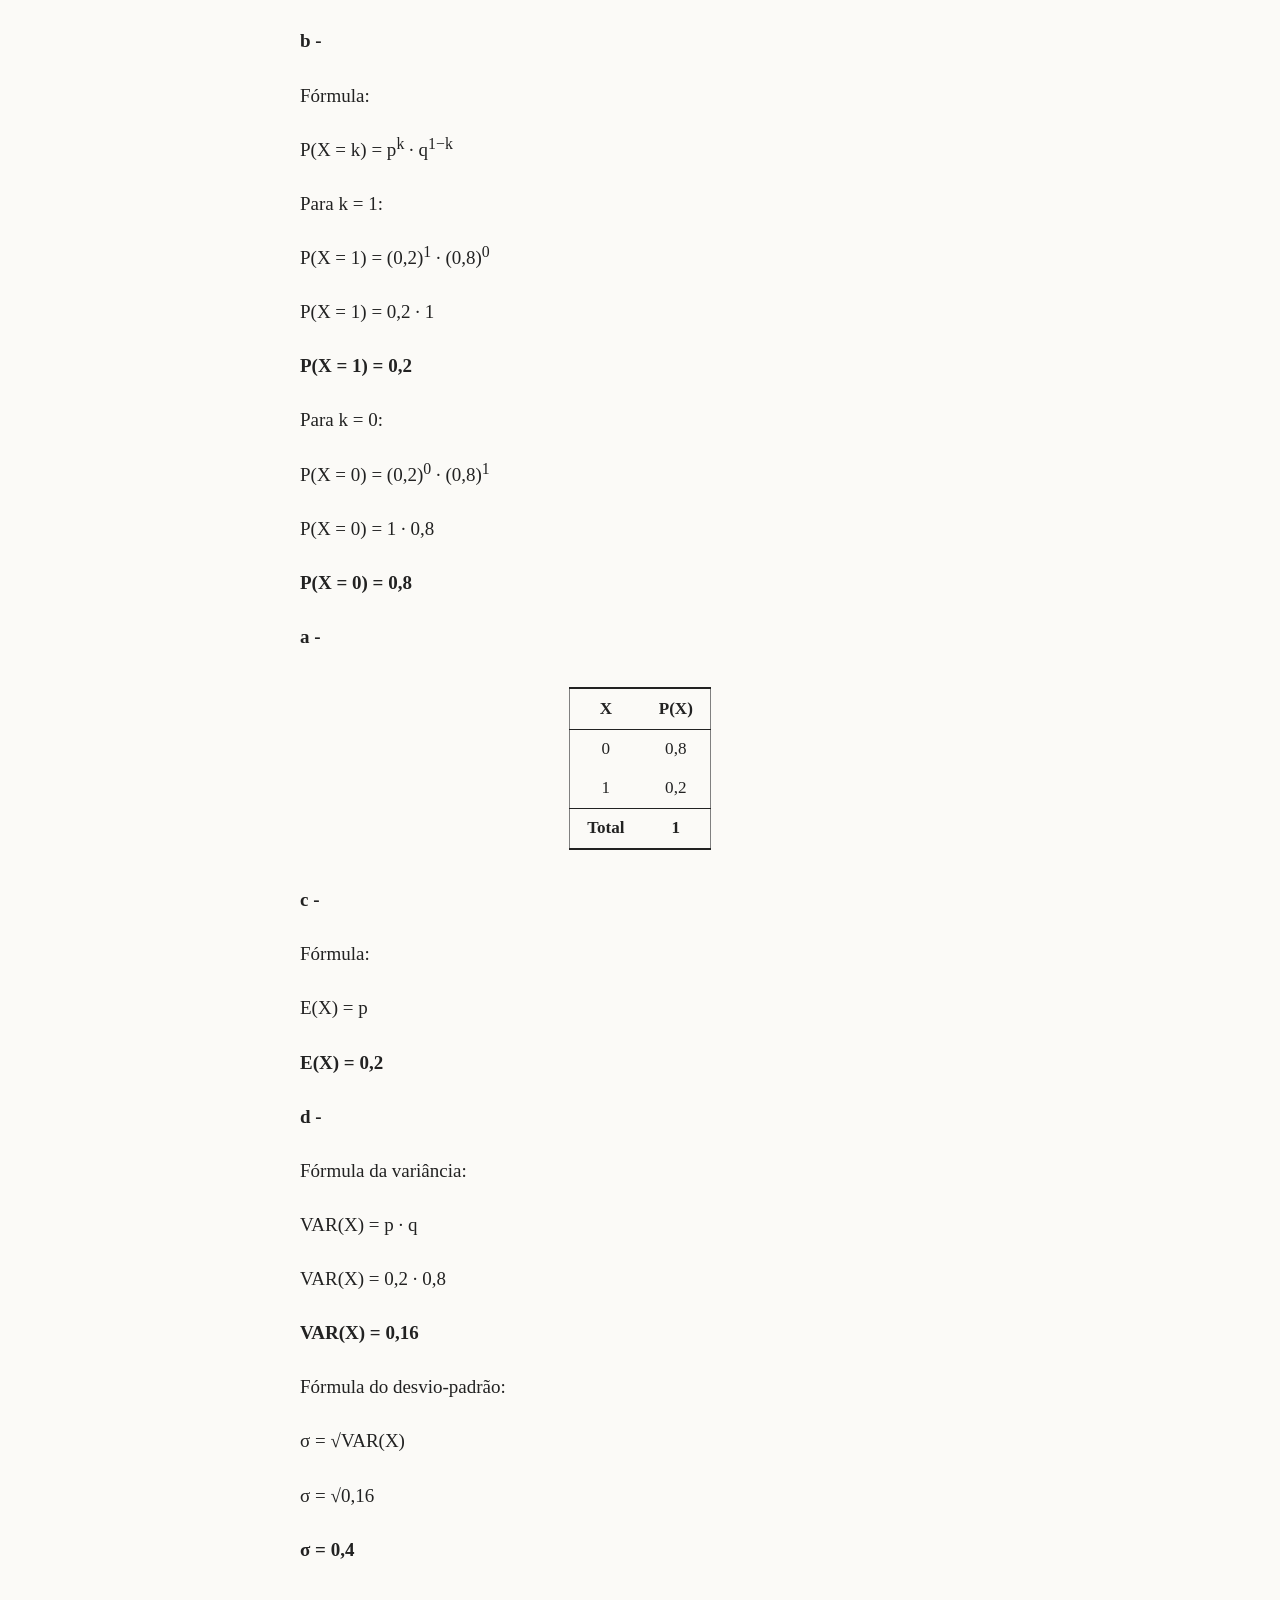
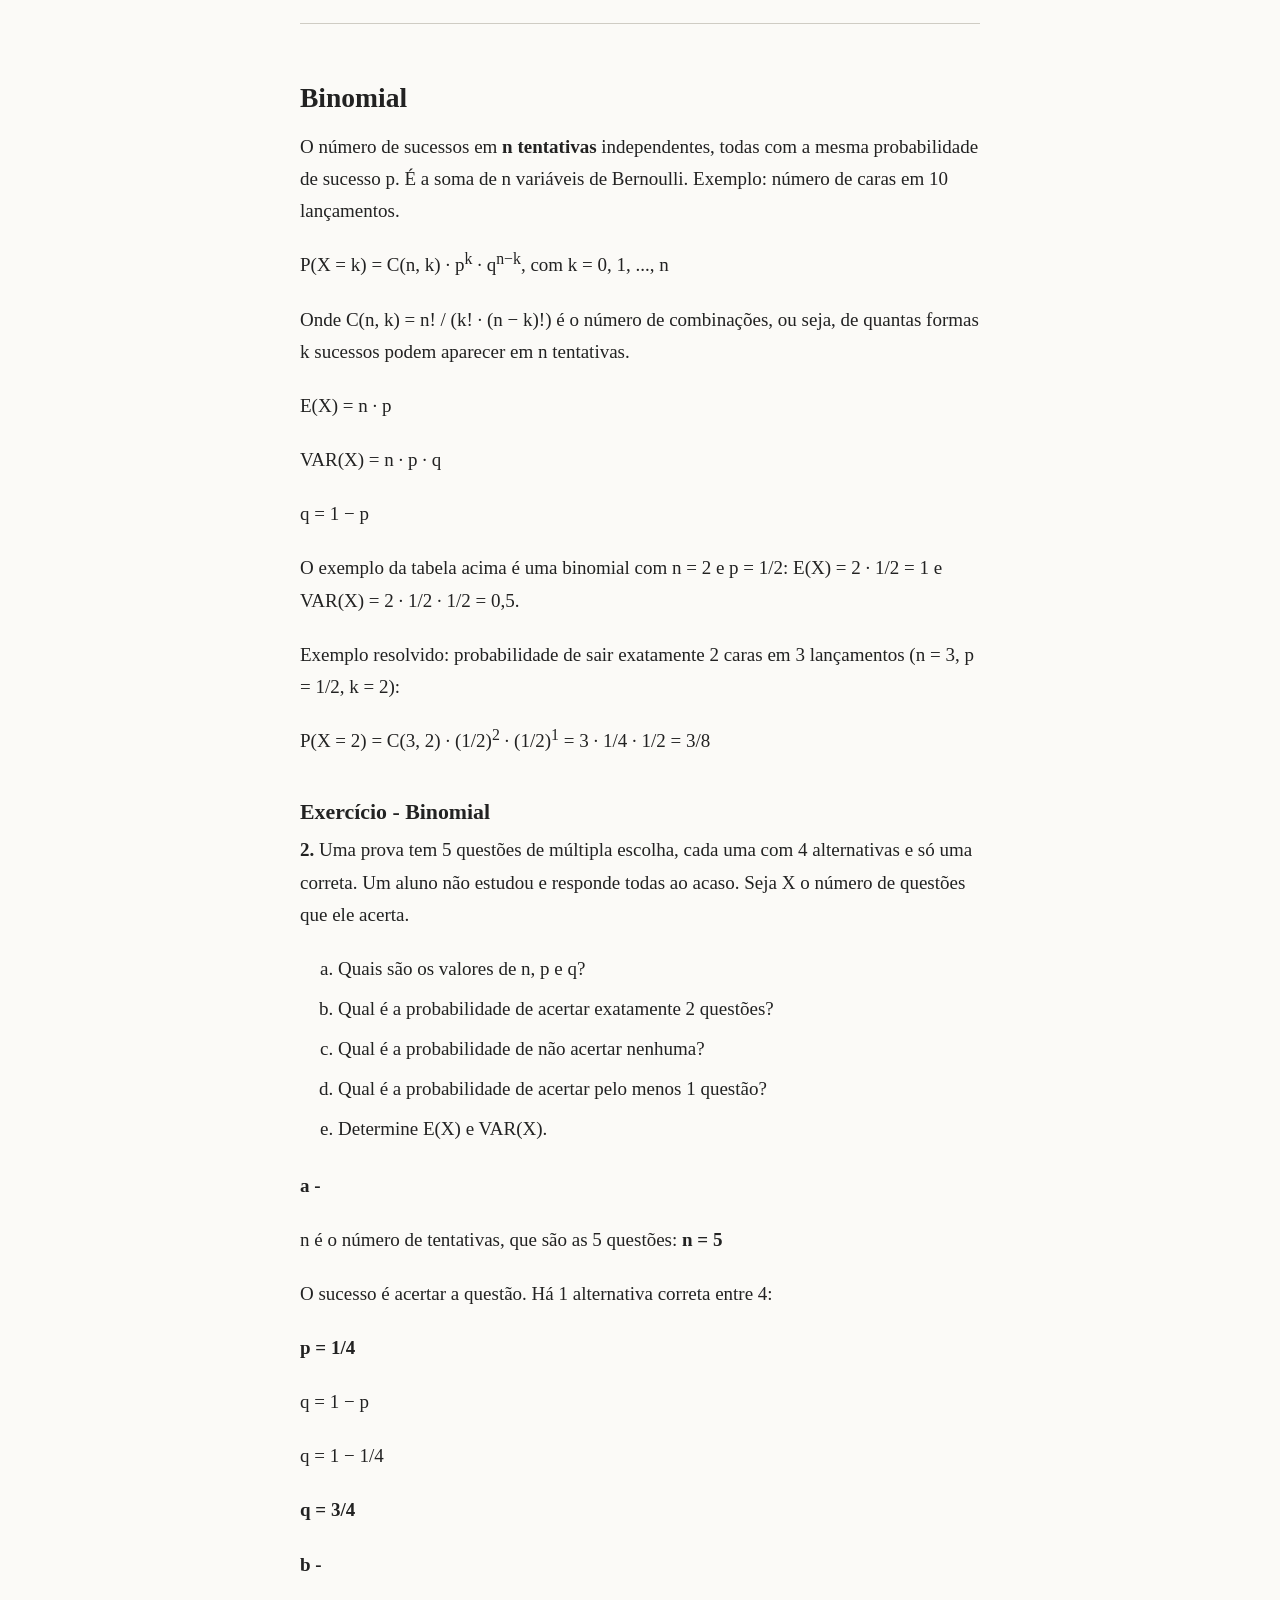
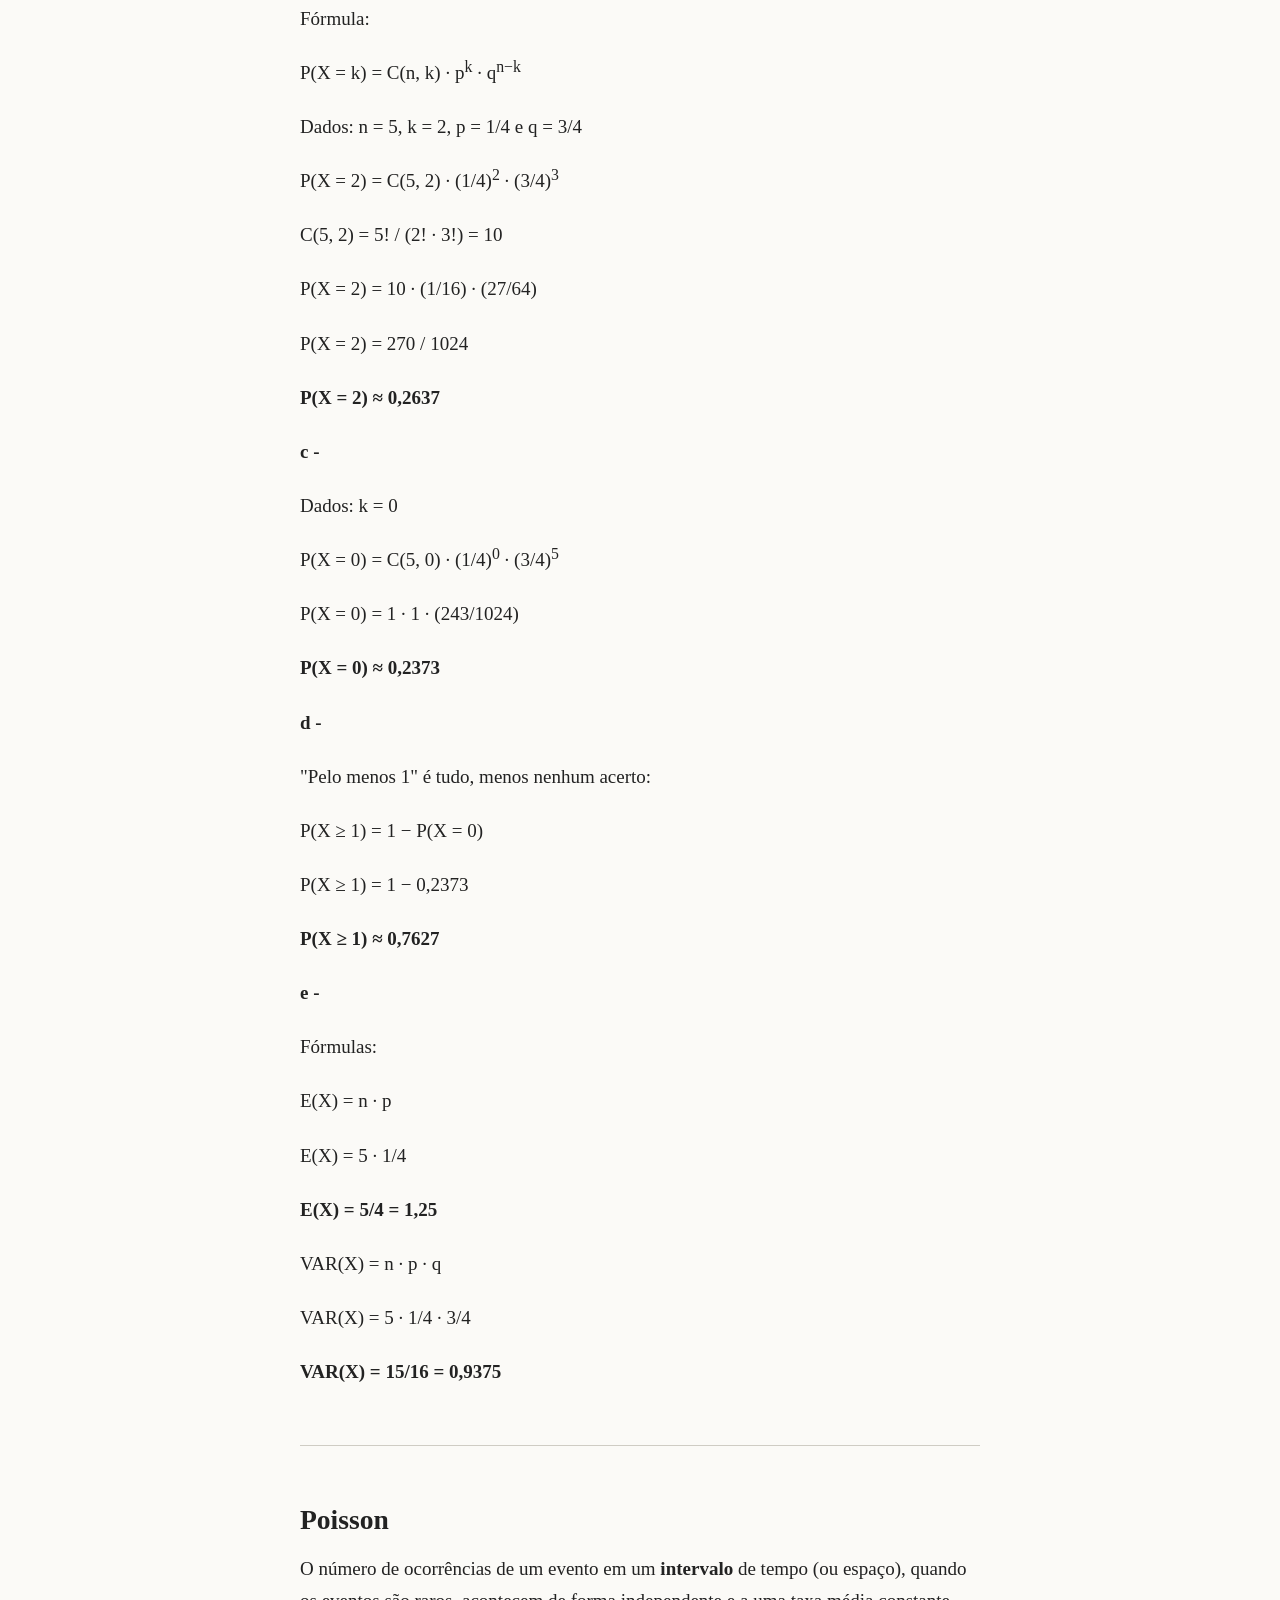
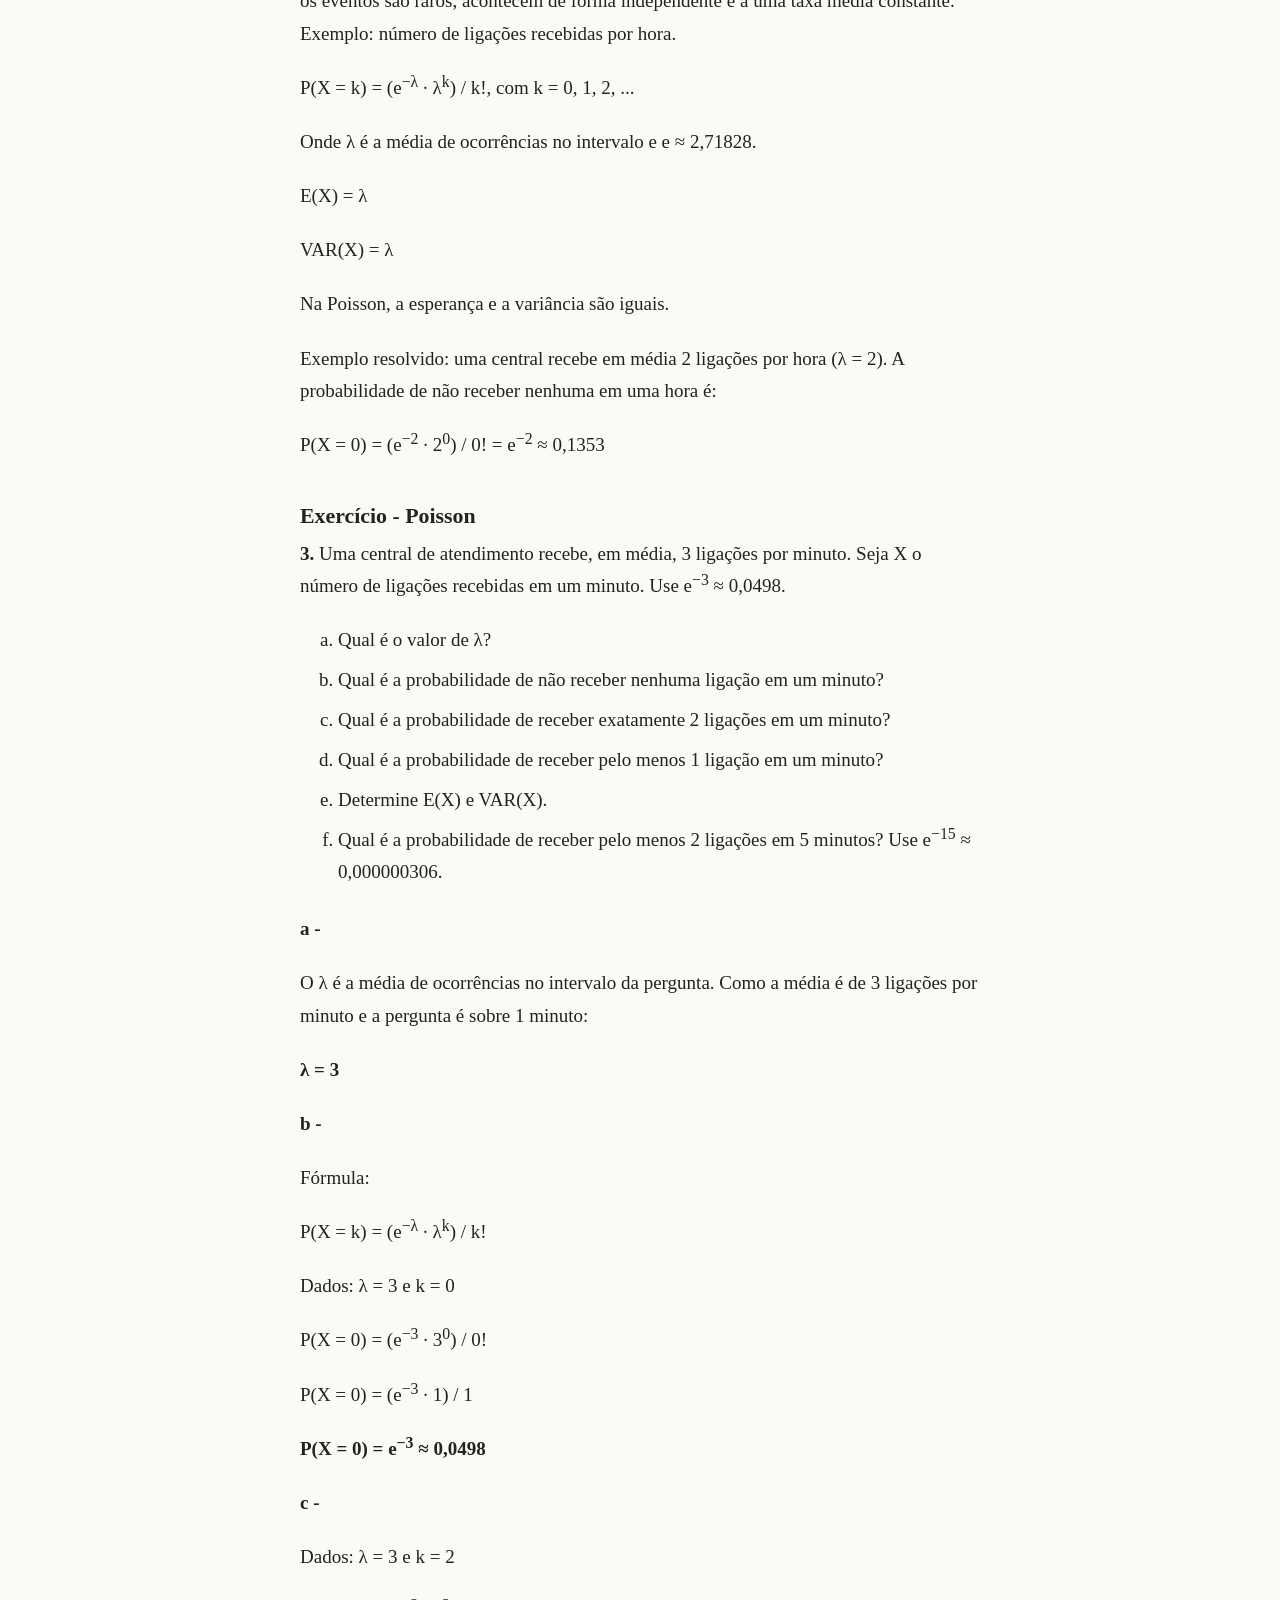
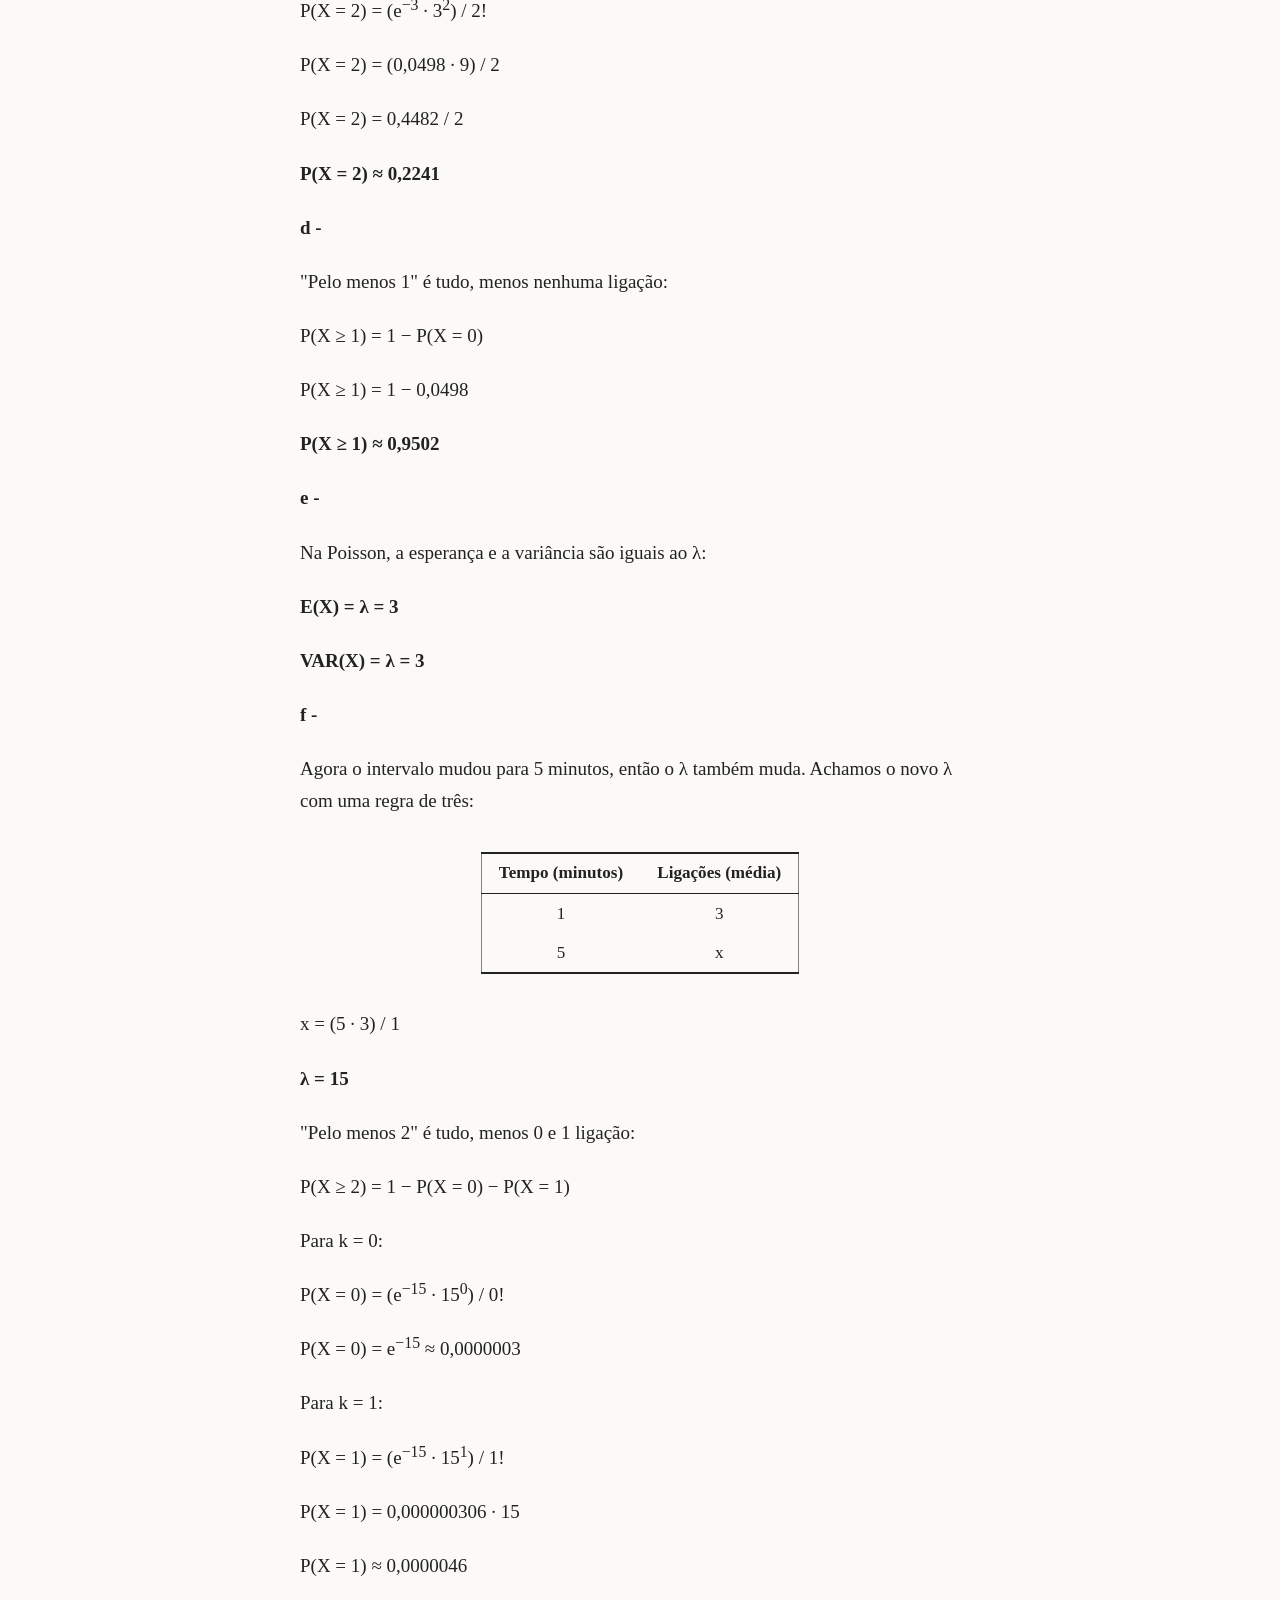
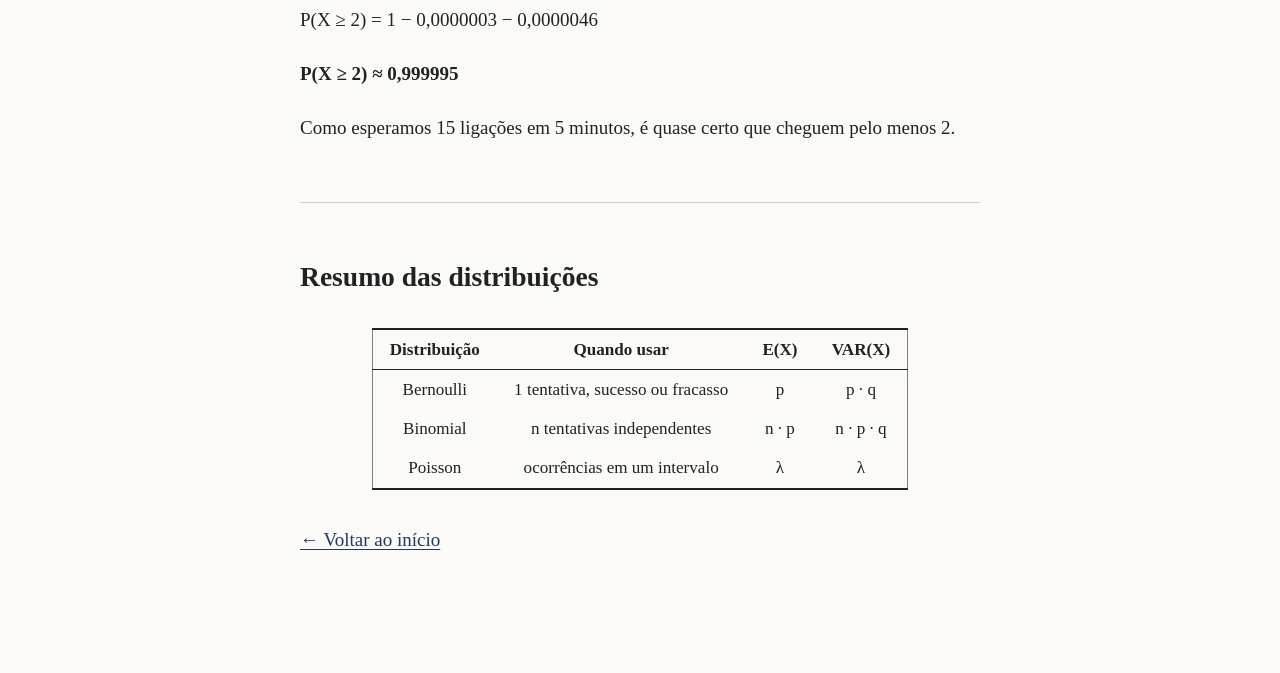
<file: blog/varAleatorias.html>
<!DOCTYPE html>
<html lang="pt-br">
<head>
    <meta charset="UTF-8">
    <meta name="viewport" content="width=device-width, initial-scale=1.0">
    <link rel="stylesheet" href="style.css">
    <title>Variáveis Aleatórias</title>
</head>
<body>
    <p><a href="index.html">&larr; Voltar ao início</a></p>

    <h1>Variáveis Aleatórias</h1>

    <p>Uma <strong>variável aleatória (X)</strong> associa um número a cada resultado de um experimento aleatório. Por exemplo, ao lançar 2 moedas, X pode ser o número de caras (0, 1 ou 2).</p>
    <p>Ela é <strong>discreta</strong> quando assume valores que podem ser contados (0, 1, 2...) e <strong>contínua</strong> quando pode assumir qualquer valor de um intervalo. Esta página trata das discretas.</p>
    <p>Neste material usamos: <strong>p</strong> = probabilidade de sucesso e <strong>q</strong> = probabilidade de fracasso, com q = 1 &minus; p.</p>

    <h2>Distribuição de probabilidade</h2>
    <p>É a tabela que mostra cada valor possível de X e a sua probabilidade P(X). A soma de todos os P(X) é sempre 1.</p>
    <p>Exemplo: número de caras em 2 lançamentos de uma moeda.</p>
    <table border="1">
        <thead>
            <tr>
                <th>X</th>
                <th>P(X)</th>
                <th>X &middot; P(X)</th>
                <th>X<sup>2</sup> &middot; P(X)</th>
            </tr>
        </thead>
        <tbody>
            <tr><td>0</td><td>1/4</td><td>0</td><td>0</td></tr>
            <tr><td>1</td><td>2/4</td><td>2/4</td><td>2/4</td></tr>
            <tr><td>2</td><td>1/4</td><td>2/4</td><td>4/4</td></tr>
        </tbody>
        <tfoot>
            <tr><td>Total</td><td>1</td><td>1</td><td>1,5</td></tr>
        </tfoot>
    </table>

    <h3>Probabilidade de um intervalo</h3>
    <p>Soma-se o P(X) de cada valor incluído.</p>
    <p>P(X &gt; 0) = P(X = 1) + P(X = 2) = 2/4 + 1/4 = 3/4</p>

    <h3>Esperança E(X)</h3>
    <p>O valor médio esperado de X, a média ponderada pelas probabilidades. Se repetíssemos o experimento muitas vezes, seria o valor médio obtido.</p>
    <p>E(X) = &Sigma;(X &middot; P(X))</p>
    <p>E(X) = 0 + 2/4 + 2/4 = 1</p>

    <h3>Variância VAR(X)</h3>
    <p>Mede o quanto os valores de X se espalham em torno da esperança.</p>
    <p>VAR(X) = E(X<sup>2</sup>) &minus; (E(X))<sup>2</sup>, onde E(X<sup>2</sup>) = &Sigma;(X<sup>2</sup> &middot; P(X))</p>
    <p>VAR(X) = 1,5 &minus; (1)<sup>2</sup> = 0,5</p>

    <h3>Desvio-padrão (&sigma;)</h3>
    <p>A raiz da variância, na mesma unidade de X.</p>
    <p>&sigma; = &radic;VAR(X)</p>
    <p>&sigma; = &radic;0,5 &asymp; 0,7071</p>

    <h3>Propriedades</h3>
    <p>Sendo a e b constantes:</p>
    <p>E(aX &plusmn; b) = a &middot; E(X) &plusmn; b</p>
    <p>VAR(aX &plusmn; b) = a<sup>2</sup> &middot; VAR(X)</p>
    <p>Somar ou subtrair uma constante muda a média, mas não muda a variância. Multiplicar por a multiplica a média por a e a variância por a<sup>2</sup>.</p>

    <hr>
    <h2>Bernoulli</h2>
    <p>Um experimento com <strong>uma única tentativa</strong> e apenas dois resultados possíveis: sucesso (X = 1) ou fracasso (X = 0). Exemplo: lançar uma moeda uma vez e ver se saiu cara.</p>
    <p>P(X = k) = p<sup>k</sup> &middot; q<sup>1&minus;k</sup>, com k = 0 ou k = 1</p>
    <p>E(X) = p</p>
    <p>VAR(X) = p &middot; q</p>
    <p>q = 1 &minus; p</p>
    <p>Exemplo: moeda justa, com p = 1/2 e q = 1/2. Então E(X) = 1/2 e VAR(X) = 1/2 &middot; 1/2 = 1/4.</p>

    <h3>Exercício - Bernoulli</h3>
    <p><strong>1.</strong> Uma máquina produz peças e cada peça tem probabilidade de 0,2 de sair com defeito. Uma peça é escolhida ao acaso. Seja X = 1 se a peça é defeituosa e X = 0 se não é.</p>
    <ol class="alternativas">
        <li>Qual é a distribuição de probabilidade de X?</li>
        <li>Determine P(X = 1) e P(X = 0).</li>
        <li>Determine a esperança E(X).</li>
        <li>Determine a variância VAR(X) e o desvio-padrão.</li>
    </ol>

    <p><strong>1 passo - Achar p e q</strong></p>
    <p>O sucesso é a peça sair com defeito, então p = 0,2.</p>
    <p>q = 1 &minus; p</p>
    <p>q = 1 &minus; 0,2</p>
    <p><strong>q = 0,8</strong></p>

    <p><strong>b -</strong></p>
    <p>Fórmula:</p>
    <p>P(X = k) = p<sup>k</sup> &middot; q<sup>1&minus;k</sup></p>
    <p>Para k = 1:</p>
    <p>P(X = 1) = (0,2)<sup>1</sup> &middot; (0,8)<sup>0</sup></p>
    <p>P(X = 1) = 0,2 &middot; 1</p>
    <p><strong>P(X = 1) = 0,2</strong></p>
    <p>Para k = 0:</p>
    <p>P(X = 0) = (0,2)<sup>0</sup> &middot; (0,8)<sup>1</sup></p>
    <p>P(X = 0) = 1 &middot; 0,8</p>
    <p><strong>P(X = 0) = 0,8</strong></p>

    <p><strong>a -</strong></p>
    <table border="1">
        <thead>
            <tr>
                <th>X</th>
                <th>P(X)</th>
            </tr>
        </thead>
        <tbody>
            <tr><td>0</td><td>0,8</td></tr>
            <tr><td>1</td><td>0,2</td></tr>
        </tbody>
        <tfoot>
            <tr><td>Total</td><td>1</td></tr>
        </tfoot>
    </table>

    <p><strong>c -</strong></p>
    <p>Fórmula:</p>
    <p>E(X) = p</p>
    <p><strong>E(X) = 0,2</strong></p>

    <p><strong>d -</strong></p>
    <p>Fórmula da variância:</p>
    <p>VAR(X) = p &middot; q</p>
    <p>VAR(X) = 0,2 &middot; 0,8</p>
    <p><strong>VAR(X) = 0,16</strong></p>
    <p>Fórmula do desvio-padrão:</p>
    <p>&sigma; = &radic;VAR(X)</p>
    <p>&sigma; = &radic;0,16</p>
    <p><strong>&sigma; = 0,4</strong></p>

    <hr>
    <h2>Binomial</h2>
    <p>O número de sucessos em <strong>n tentativas</strong> independentes, todas com a mesma probabilidade de sucesso p. É a soma de n variáveis de Bernoulli. Exemplo: número de caras em 10 lançamentos.</p>
    <p>P(X = k) = C(n, k) &middot; p<sup>k</sup> &middot; q<sup>n&minus;k</sup>, com k = 0, 1, ..., n</p>
    <p>Onde C(n, k) = n! / (k! &middot; (n &minus; k)!) é o número de combinações, ou seja, de quantas formas k sucessos podem aparecer em n tentativas.</p>
    <p>E(X) = n &middot; p</p>
    <p>VAR(X) = n &middot; p &middot; q</p>
    <p>q = 1 &minus; p</p>
    <p>O exemplo da tabela acima é uma binomial com n = 2 e p = 1/2: E(X) = 2 &middot; 1/2 = 1 e VAR(X) = 2 &middot; 1/2 &middot; 1/2 = 0,5.</p>
    <p>Exemplo resolvido: probabilidade de sair exatamente 2 caras em 3 lançamentos (n = 3, p = 1/2, k = 2):</p>
    <p>P(X = 2) = C(3, 2) &middot; (1/2)<sup>2</sup> &middot; (1/2)<sup>1</sup> = 3 &middot; 1/4 &middot; 1/2 = 3/8</p>

    <h3>Exercício - Binomial</h3>
    <p><strong>2.</strong> Uma prova tem 5 questões de múltipla escolha, cada uma com 4 alternativas e só uma correta. Um aluno não estudou e responde todas ao acaso. Seja X o número de questões que ele acerta.</p>
    <ol class="alternativas">
        <li>Quais são os valores de n, p e q?</li>
        <li>Qual é a probabilidade de acertar exatamente 2 questões?</li>
        <li>Qual é a probabilidade de não acertar nenhuma?</li>
        <li>Qual é a probabilidade de acertar pelo menos 1 questão?</li>
        <li>Determine E(X) e VAR(X).</li>
    </ol>

    <p><strong>a -</strong></p>
    <p>n é o número de tentativas, que são as 5 questões: <strong>n = 5</strong></p>
    <p>O sucesso é acertar a questão. Há 1 alternativa correta entre 4:</p>
    <p><strong>p = 1/4</strong></p>
    <p>q = 1 &minus; p</p>
    <p>q = 1 &minus; 1/4</p>
    <p><strong>q = 3/4</strong></p>

    <p><strong>b -</strong></p>
    <p>Fórmula:</p>
    <p>P(X = k) = C(n, k) &middot; p<sup>k</sup> &middot; q<sup>n&minus;k</sup></p>
    <p>Dados: n = 5, k = 2, p = 1/4 e q = 3/4</p>
    <p>P(X = 2) = C(5, 2) &middot; (1/4)<sup>2</sup> &middot; (3/4)<sup>3</sup></p>
    <p>C(5, 2) = 5! / (2! &middot; 3!) = 10</p>
    <p>P(X = 2) = 10 &middot; (1/16) &middot; (27/64)</p>
    <p>P(X = 2) = 270 / 1024</p>
    <p><strong>P(X = 2) &asymp; 0,2637</strong></p>

    <p><strong>c -</strong></p>
    <p>Dados: k = 0</p>
    <p>P(X = 0) = C(5, 0) &middot; (1/4)<sup>0</sup> &middot; (3/4)<sup>5</sup></p>
    <p>P(X = 0) = 1 &middot; 1 &middot; (243/1024)</p>
    <p><strong>P(X = 0) &asymp; 0,2373</strong></p>

    <p><strong>d -</strong></p>
    <p>"Pelo menos 1" é tudo, menos nenhum acerto:</p>
    <p>P(X &ge; 1) = 1 &minus; P(X = 0)</p>
    <p>P(X &ge; 1) = 1 &minus; 0,2373</p>
    <p><strong>P(X &ge; 1) &asymp; 0,7627</strong></p>

    <p><strong>e -</strong></p>
    <p>Fórmulas:</p>
    <p>E(X) = n &middot; p</p>
    <p>E(X) = 5 &middot; 1/4</p>
    <p><strong>E(X) = 5/4 = 1,25</strong></p>
    <p>VAR(X) = n &middot; p &middot; q</p>
    <p>VAR(X) = 5 &middot; 1/4 &middot; 3/4</p>
    <p><strong>VAR(X) = 15/16 = 0,9375</strong></p>

    <hr>
    <h2>Poisson</h2>
    <p>O número de ocorrências de um evento em um <strong>intervalo</strong> de tempo (ou espaço), quando os eventos são raros, acontecem de forma independente e a uma taxa média constante. Exemplo: número de ligações recebidas por hora.</p>
    <p>P(X = k) = (e<sup>&minus;&lambda;</sup> &middot; &lambda;<sup>k</sup>) / k!, com k = 0, 1, 2, ...</p>
    <p>Onde &lambda; é a média de ocorrências no intervalo e e &asymp; 2,71828.</p>
    <p>E(X) = &lambda;</p>
    <p>VAR(X) = &lambda;</p>
    <p>Na Poisson, a esperança e a variância são iguais.</p>
    <p>Exemplo resolvido: uma central recebe em média 2 ligações por hora (&lambda; = 2). A probabilidade de não receber nenhuma em uma hora é:</p>
    <p>P(X = 0) = (e<sup>&minus;2</sup> &middot; 2<sup>0</sup>) / 0! = e<sup>&minus;2</sup> &asymp; 0,1353</p>

    <h3>Exercício - Poisson</h3>
    <p><strong>3.</strong> Uma central de atendimento recebe, em média, 3 ligações por minuto. Seja X o número de ligações recebidas em um minuto. Use e<sup>&minus;3</sup> &asymp; 0,0498.</p>
    <ol class="alternativas">
        <li>Qual é o valor de &lambda;?</li>
        <li>Qual é a probabilidade de não receber nenhuma ligação em um minuto?</li>
        <li>Qual é a probabilidade de receber exatamente 2 ligações em um minuto?</li>
        <li>Qual é a probabilidade de receber pelo menos 1 ligação em um minuto?</li>
        <li>Determine E(X) e VAR(X).</li>
        <li>Qual é a probabilidade de receber pelo menos 2 ligações em 5 minutos? Use e<sup>&minus;15</sup> &asymp; 0,000000306.</li>
    </ol>

    <p><strong>a -</strong></p>
    <p>O &lambda; é a média de ocorrências no intervalo da pergunta. Como a média é de 3 ligações por minuto e a pergunta é sobre 1 minuto:</p>
    <p><strong>&lambda; = 3</strong></p>

    <p><strong>b -</strong></p>
    <p>Fórmula:</p>
    <p>P(X = k) = (e<sup>&minus;&lambda;</sup> &middot; &lambda;<sup>k</sup>) / k!</p>
    <p>Dados: &lambda; = 3 e k = 0</p>
    <p>P(X = 0) = (e<sup>&minus;3</sup> &middot; 3<sup>0</sup>) / 0!</p>
    <p>P(X = 0) = (e<sup>&minus;3</sup> &middot; 1) / 1</p>
    <p><strong>P(X = 0) = e<sup>&minus;3</sup> &asymp; 0,0498</strong></p>

    <p><strong>c -</strong></p>
    <p>Dados: &lambda; = 3 e k = 2</p>
    <p>P(X = 2) = (e<sup>&minus;3</sup> &middot; 3<sup>2</sup>) / 2!</p>
    <p>P(X = 2) = (0,0498 &middot; 9) / 2</p>
    <p>P(X = 2) = 0,4482 / 2</p>
    <p><strong>P(X = 2) &asymp; 0,2241</strong></p>

    <p><strong>d -</strong></p>
    <p>"Pelo menos 1" é tudo, menos nenhuma ligação:</p>
    <p>P(X &ge; 1) = 1 &minus; P(X = 0)</p>
    <p>P(X &ge; 1) = 1 &minus; 0,0498</p>
    <p><strong>P(X &ge; 1) &asymp; 0,9502</strong></p>

    <p><strong>e -</strong></p>
    <p>Na Poisson, a esperança e a variância são iguais ao &lambda;:</p>
    <p><strong>E(X) = &lambda; = 3</strong></p>
    <p><strong>VAR(X) = &lambda; = 3</strong></p>

    <p><strong>f -</strong></p>
    <p>Agora o intervalo mudou para 5 minutos, então o &lambda; também muda. Achamos o novo &lambda; com uma regra de três:</p>
    <table border="1">
        <thead>
            <tr>
                <th>Tempo (minutos)</th>
                <th>Ligações (média)</th>
            </tr>
        </thead>
        <tbody>
            <tr><td>1</td><td>3</td></tr>
            <tr><td>5</td><td>x</td></tr>
        </tbody>
    </table>
    <p>x = (5 &middot; 3) / 1</p>
    <p><strong>&lambda; = 15</strong></p>

    <p>"Pelo menos 2" é tudo, menos 0 e 1 ligação:</p>
    <p>P(X &ge; 2) = 1 &minus; P(X = 0) &minus; P(X = 1)</p>

    <p>Para k = 0:</p>
    <p>P(X = 0) = (e<sup>&minus;15</sup> &middot; 15<sup>0</sup>) / 0!</p>
    <p>P(X = 0) = e<sup>&minus;15</sup> &asymp; 0,0000003</p>

    <p>Para k = 1:</p>
    <p>P(X = 1) = (e<sup>&minus;15</sup> &middot; 15<sup>1</sup>) / 1!</p>
    <p>P(X = 1) = 0,000000306 &middot; 15</p>
    <p>P(X = 1) &asymp; 0,0000046</p>

    <p>P(X &ge; 2) = 1 &minus; 0,0000003 &minus; 0,0000046</p>
    <p><strong>P(X &ge; 2) &asymp; 0,999995</strong></p>
    <p>Como esperamos 15 ligações em 5 minutos, é quase certo que cheguem pelo menos 2.</p>

    <hr>
    <h2>Resumo das distribuições</h2>
    <table border="1">
        <thead>
            <tr>
                <th>Distribuição</th>
                <th>Quando usar</th>
                <th>E(X)</th>
                <th>VAR(X)</th>
            </tr>
        </thead>
        <tbody>
            <tr><td>Bernoulli</td><td>1 tentativa, sucesso ou fracasso</td><td>p</td><td>p &middot; q</td></tr>
            <tr><td>Binomial</td><td>n tentativas independentes</td><td>n &middot; p</td><td>n &middot; p &middot; q</td></tr>
            <tr><td>Poisson</td><td>ocorrências em um intervalo</td><td>&lambda;</td><td>&lambda;</td></tr>
        </tbody>
    </table>

    <p><a href="index.html">&larr; Voltar ao início</a></p>
</body>
</html>
</file>
<file: blog/style.css>
:root {
    --fundo: #fbfaf7;
    --texto: #222222;
    --suave: #6b6b6b;
    --linha: #cfccc4;
    --link: #1f3a5f;
}

* {
    box-sizing: border-box;
}

html {
    font-size: 19px;
}

body {
    margin: 0;
    padding: 3.5rem 1.5rem 5rem;
    background: var(--fundo);
    color: var(--texto);
    font-family: Charter, "Bitstream Charter", "Iowan Old Style", Georgia, "Times New Roman", serif;
    line-height: 1.7;
    text-rendering: optimizeLegibility;
}

body > * {
    max-width: 680px;
    margin-left: auto;
    margin-right: auto;
}

h1, h2, h3, h4, h5 {
    font-weight: 700;
    line-height: 1.25;
    color: var(--texto);
}

h1 {
    font-size: 2.1rem;
    margin-top: 0.5rem;
    margin-bottom: 0.4rem;
    letter-spacing: -0.01em;
}

h1 + p {
    color: var(--suave);
    font-style: italic;
    margin-bottom: 2.5rem;
    padding-bottom: 1.5rem;
    border-bottom: 1px solid var(--linha);
}

h2 {
    font-size: 1.45rem;
    margin-top: 3rem;
    margin-bottom: 0.8rem;
}

h3 {
    font-size: 1.15rem;
    margin-top: 2.2rem;
    margin-bottom: 0.4rem;
}

h4 {
    font-size: 1rem;
    margin-top: 1.6rem;
    margin-bottom: 0.3rem;
    text-transform: uppercase;
    letter-spacing: 0.05em;
    color: var(--suave);
}

h5 {
    font-size: 1rem;
    font-style: italic;
    margin-top: 1.2rem;
    margin-bottom: 0.2rem;
}

p {
    margin-top: 0;
    margin-bottom: 1.15rem;
}

a {
    color: var(--link);
    text-decoration: underline;
    text-decoration-thickness: 1px;
    text-underline-offset: 3px;
}

a:hover {
    text-decoration-thickness: 2px;
}

hr {
    border: none;
    border-top: 1px solid var(--linha);
    margin: 3rem auto;
}

ul, ol {
    padding-left: 1.4rem;
    margin-top: 0;
    margin-bottom: 1.3rem;
}

li {
    margin-bottom: 0.4rem;
}

nav ul {
    list-style: none;
    padding-left: 0;
    border-top: 1px solid var(--linha);
    border-bottom: 1px solid var(--linha);
    padding-top: 0.8rem;
    padding-bottom: 0.8rem;
    margin-bottom: 2rem;
}

nav li {
    margin-bottom: 0.25rem;
}

ol.alternativas {
    list-style-type: lower-alpha;
    padding-left: 2rem;
}

table {
    border-collapse: collapse;
    margin: 1.8rem auto;
    font-size: 0.9rem;
    line-height: 1.4;
    border-top: 2px solid var(--texto);
    border-bottom: 2px solid var(--texto);
}

td, th {
    padding: 0.4rem 0.9rem;
    text-align: center;
    border: none;
}

thead th {
    font-weight: 700;
    border-bottom: 1px solid var(--texto);
}

tfoot td {
    font-weight: 700;
    border-top: 1px solid var(--texto);
}

img {
    display: block;
    max-width: 100%;
    height: auto;
    margin: 2rem auto;
}

img.mapa {
    width: 100%;
    max-width: 1000px;
}

sub, sup {
    line-height: 0;
}

@media (max-width: 600px) {
    html {
        font-size: 17px;
    }

    body {
        padding: 2rem 1.1rem 3.5rem;
    }

    h1 {
        font-size: 1.7rem;
    }

    table {
        display: block;
        overflow-x: auto;
    }
}
</file>
